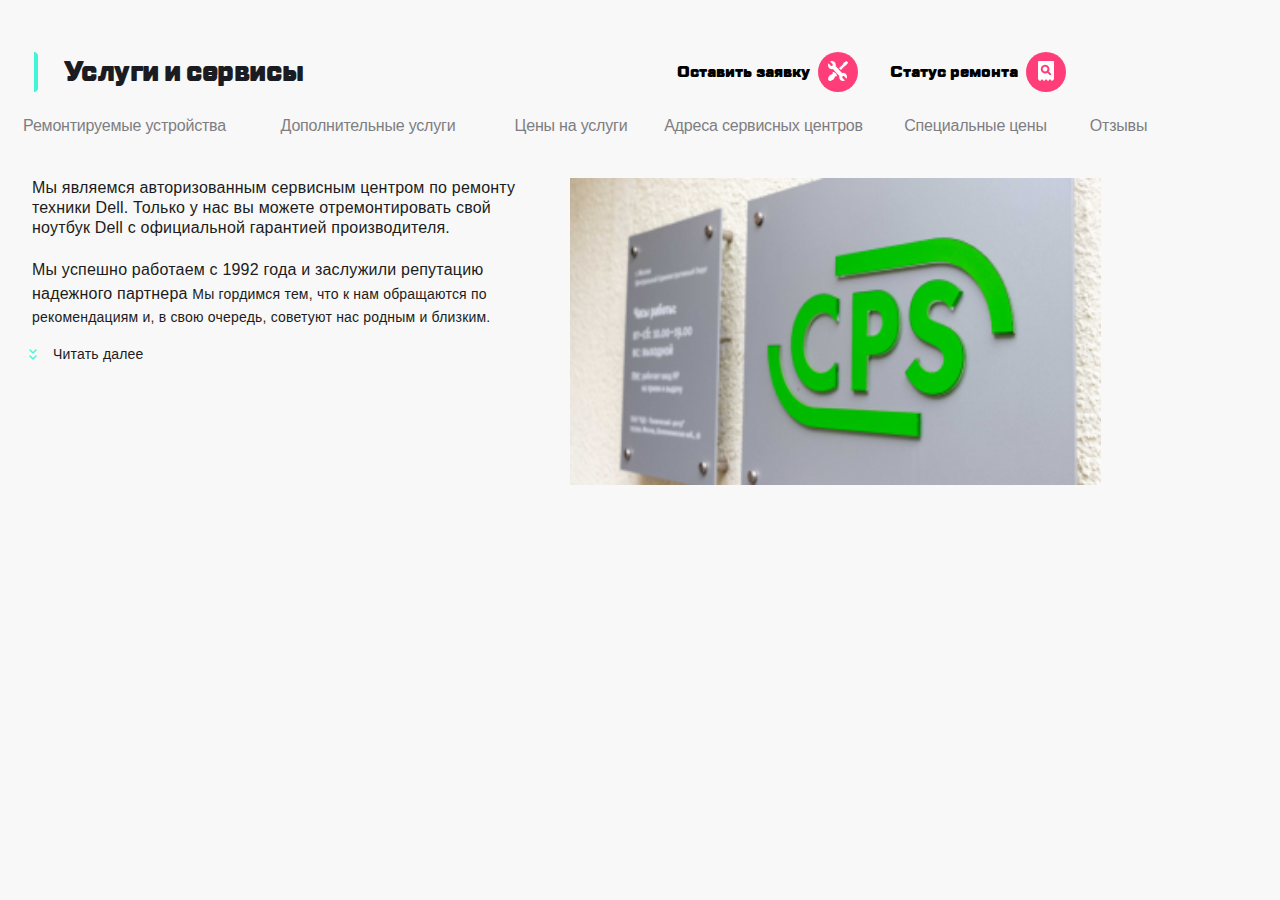
<file: block4.html>
<!DOCTYPE html>
<html lang="ru" xmlns="http://www.w3.org/1999/html">
<head>
    <meta charset="UTF-8">
    <meta name="viewport" content="width=device-width,initial-scale=1.0">
    <title>Услуги и сервисы</title>
    <link rel="stylesheet" href="block4.css">
</head>
<body>
<header class="header">
    <div class="container">
        <div class="menu">
            <button class="header__button">
                <a class="button__link__menu" href="#"><img src="img/icon1.png"></a>
            </button>
            </div>
        <div class="logo">
                <a class="logo-link" href="#">
                    <img src="img/Group.svg" alt="Логотип компании"></a>
            </div>
            <nav class="header__nav1">
                <button class="header__button"><a class="button__link" href="#"><img src="img/icon4.png"></a>
                </button>
                <button class="header__button"><a class="button__link" href="#"><img src="img/icon5.png"></a>
                </button>
                <button class="header__button"><a class="button__link" href="#"><img src="img/icon6.png"></a>
                </button>
            </nav>
                    <nav class="header__nav">
                        <div class="header__nav__button">
                <button class="header__button"><a class="button__link" href="#"><img src="img/Group.png"></a>
                </button>
                    <button class="header__button"><a class="button__link" href="#"><img src="img/icon.png"></a>
                    </button>
                        </div>
                    </nav>
            </div>


</header>

<main>
    <div class="container2">
    <h1 class="title">Услуги и сервисы</h1>
        <div class="container2__order">
        <div class="order">Оставить заявку</div>
        <button class="header__button"><a class="button__link" href="#"><img src="img/Group.png"></a>
        </button>
        <div class="order1">Статус ремонта</div>
        <button class="header__button"><a class="button__link" href="#"><img src="img/icon.png"></a>
        </button>
        </div>
    </div>
    <nav>
        <ul class="nav__list">
            <li class="nav__list__line">
               <button class="button1" >
                   <a class="button1__link" href="#">Ремонтируемые устройства</a>
               </button>
            </li>
            <li class="nav__list__line">
                <button class="button2" >
                    <a class="button2__link" href="#">Дополнительные услуги</a>
                </button>
            </li>
            <li class="nav__list__line">
                <button class="button3" >
                    <a class="button3__link" href="#">Цены на услуги</a>
                </button>
            </li>
            <li class="nav__list__line">
                <button class="button4" >
                    <a class="button4__link" href="#">Адреса сервисных центров</a>
                </button>
            </li>
            <li class="nav__list__line">
                <button class="button5" >
                    <a class="button5__link" href="#">Специальные цены</a>
                </button>
            </li>
            <li class="nav__list__line">
                <button class="button6" >
                    <a class="button6__link" href="#">Отзывы</a>
                </button>
            </li>
        </ul>
    </nav>
    <div class="container1">
    <div class="about">
   <p class="about1"> Мы являемся авторизованным сервисным центром по ремонту техники Dell.
    Только у нас вы можете отремонтировать свой ноутбук Dell с официальной гарантией производителя.</p>
        <p class="about2">
            Мы успешно работаем с 1992 года и заслужили репутацию надежного партнера
        </p>
        <p class="about3"> Мы гордимся тем, что к нам обращаются по рекомендациям и,
            в свою очередь, советуют нас родным и близким.
        </p>
        <div class="more">
            <img class="more__expand" src="img/expand.svg" alt="стрелка далее">
            <a class="more__link" href="#">Читать далее</a>
        </div>
    </div>
        <div class="picture">
<img class="picture__fon" src="img/Picture%20Copy.png" alt="">
    </div>
    </div>
</main>

</body>
</html>
</file>
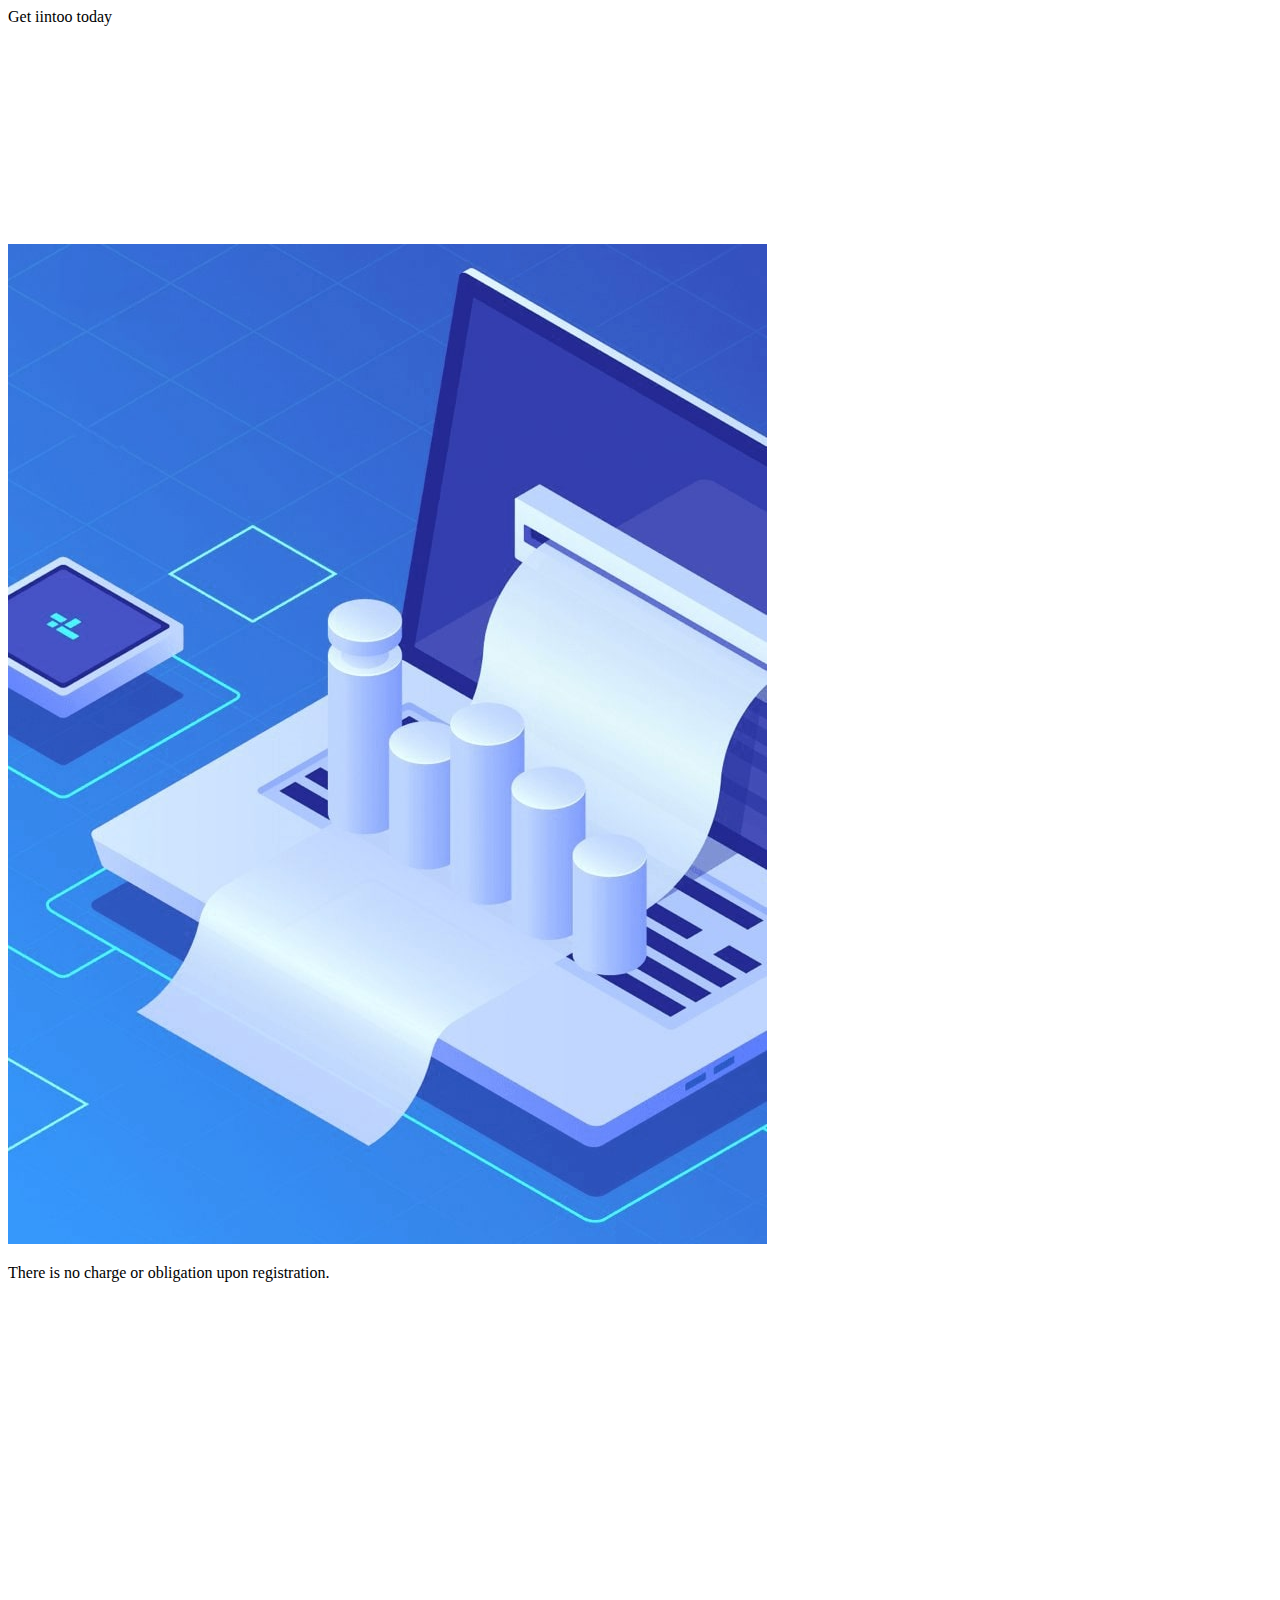
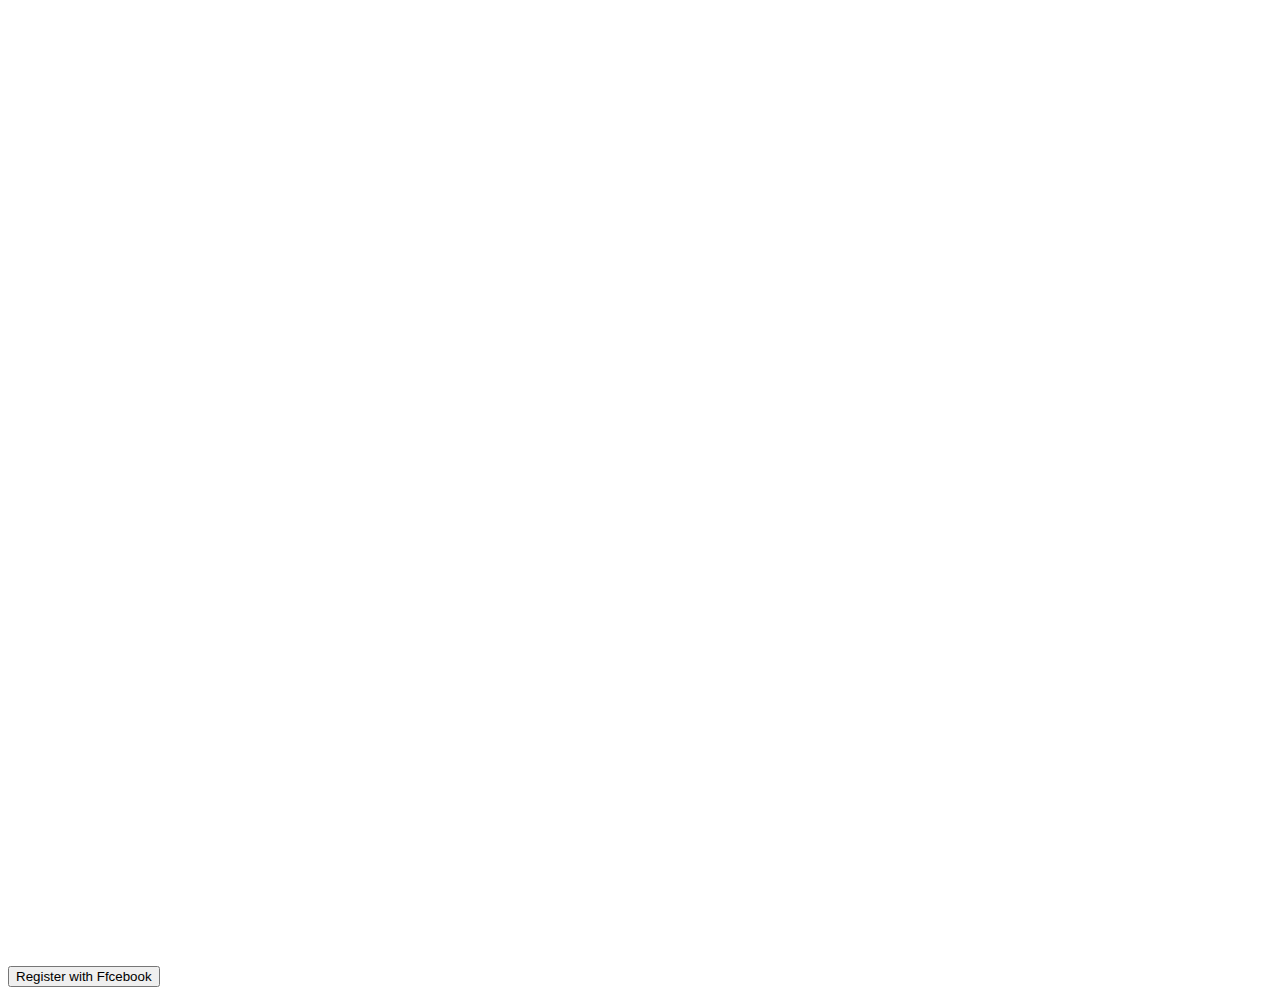
<file: task1.html>
<!DOCTYPE html>
<html lang="en">

<head>
    <meta charset="UTF-8">
    <meta http-equiv="X-UA-Compatible" content="IE=edge">
    <meta name="viewport" content="width=device-width, initial-scale=1.0">
    <title>Get iintoo today</title>
</head>

<body>
    <header>Get iintoo today</header>
    <img src="img/logo.svg">
    <img src="img/bg.jpg">
    <p>There is no charge or obligation upon registration.</p>
    <img src="img/facebook.svg"><button>Register with Ffcebook</button>
</body>

</html>
</file>
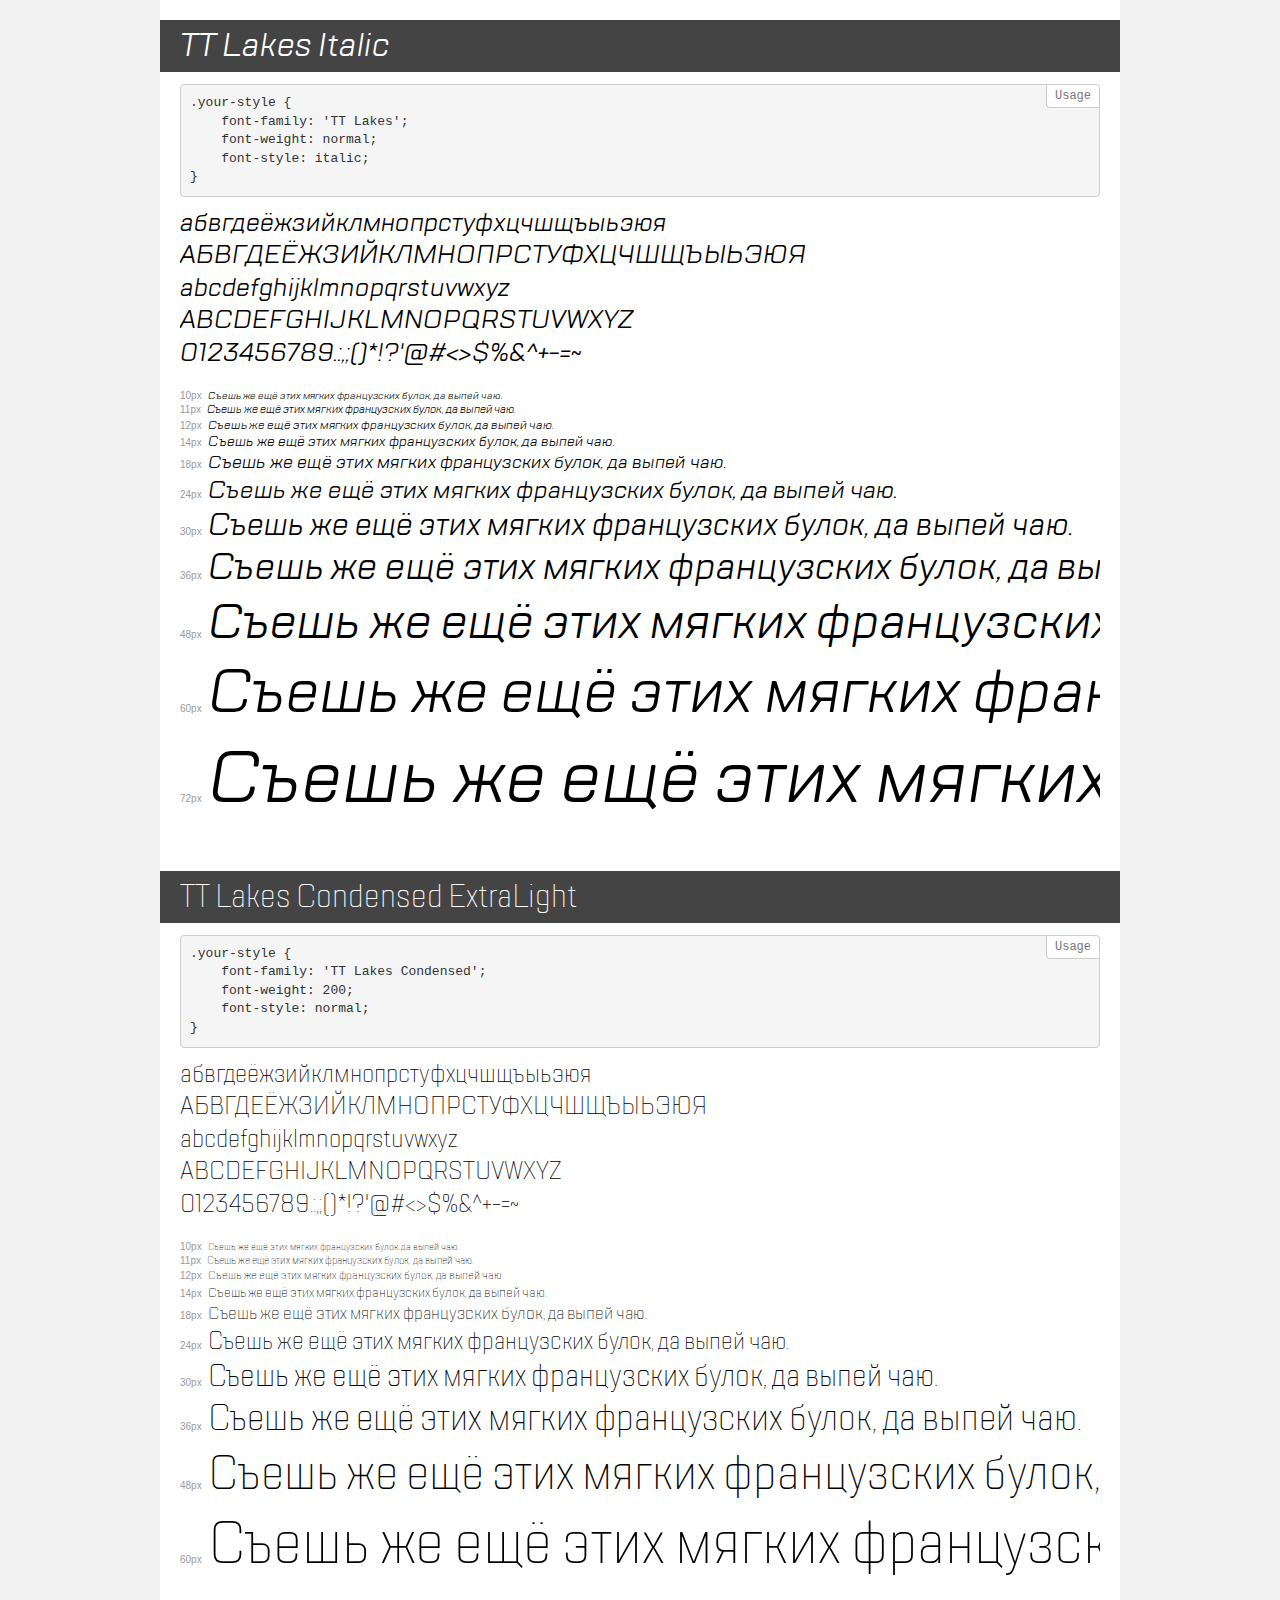
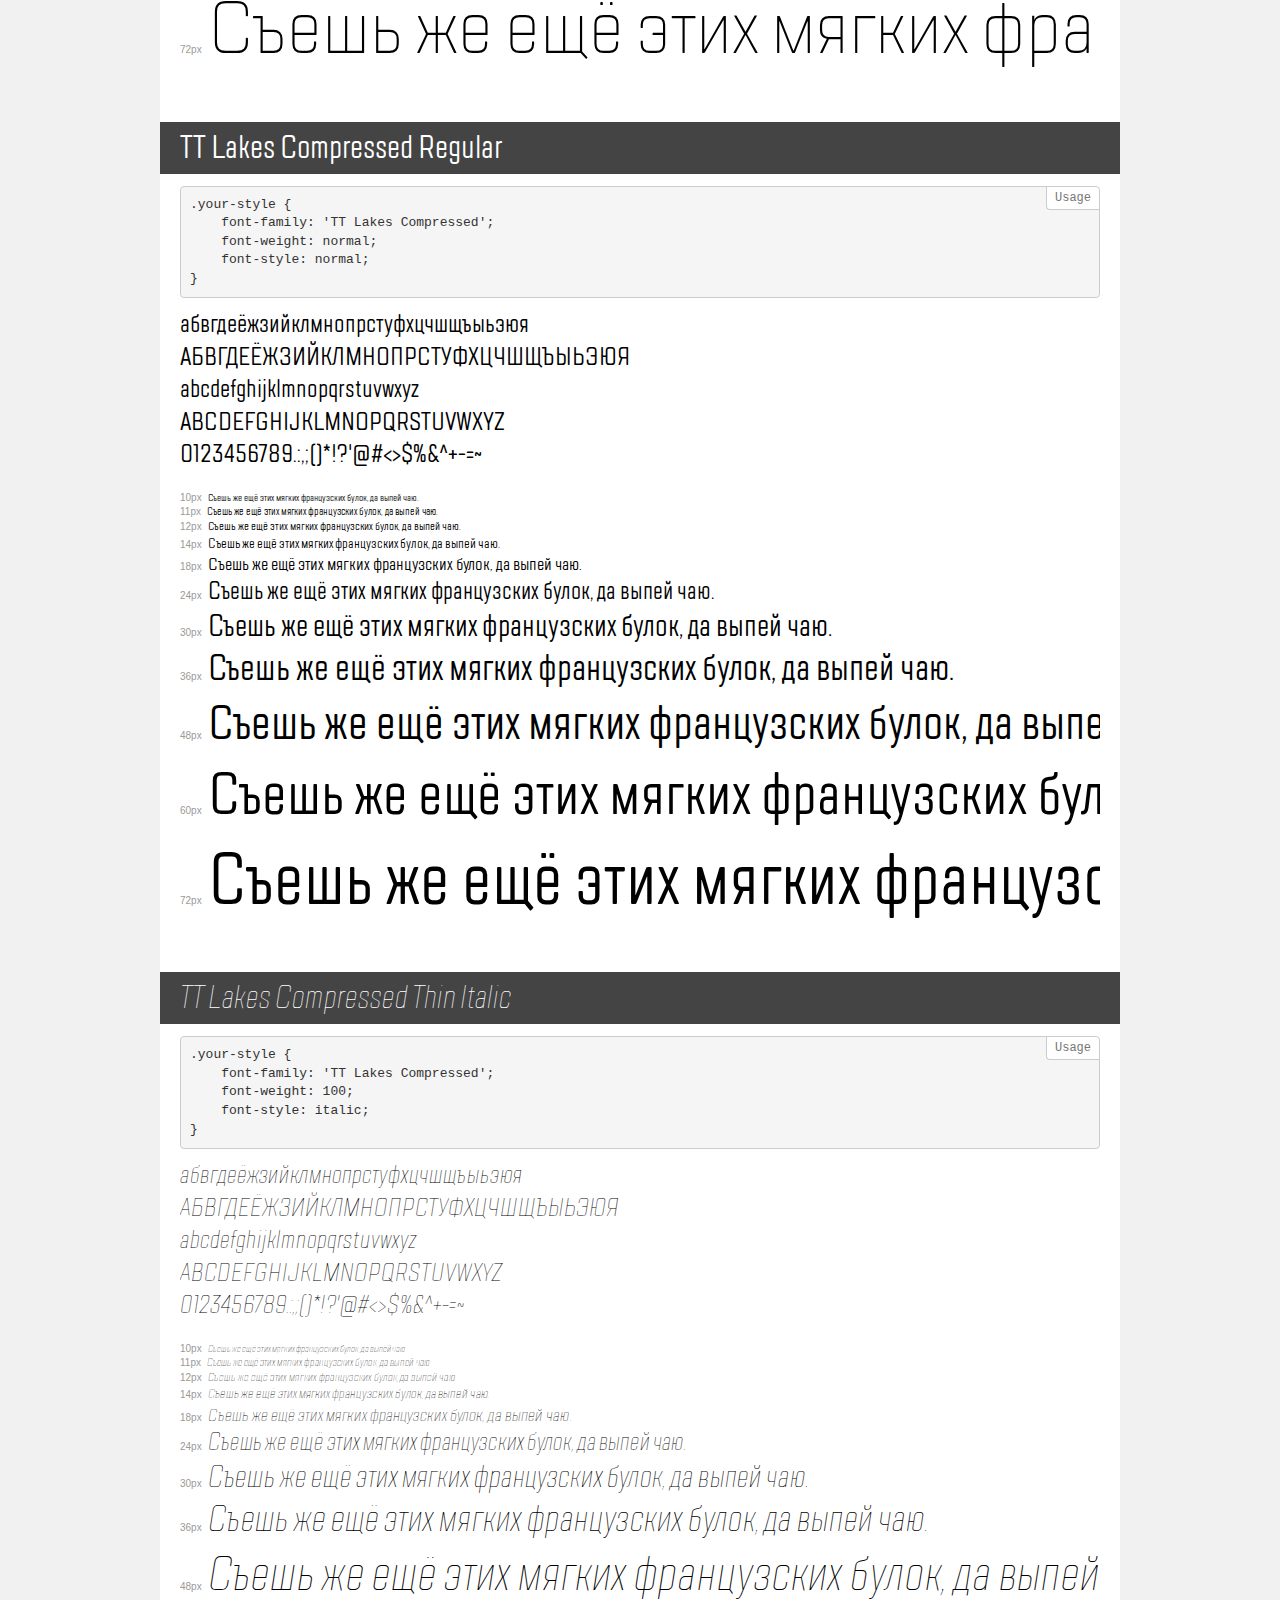
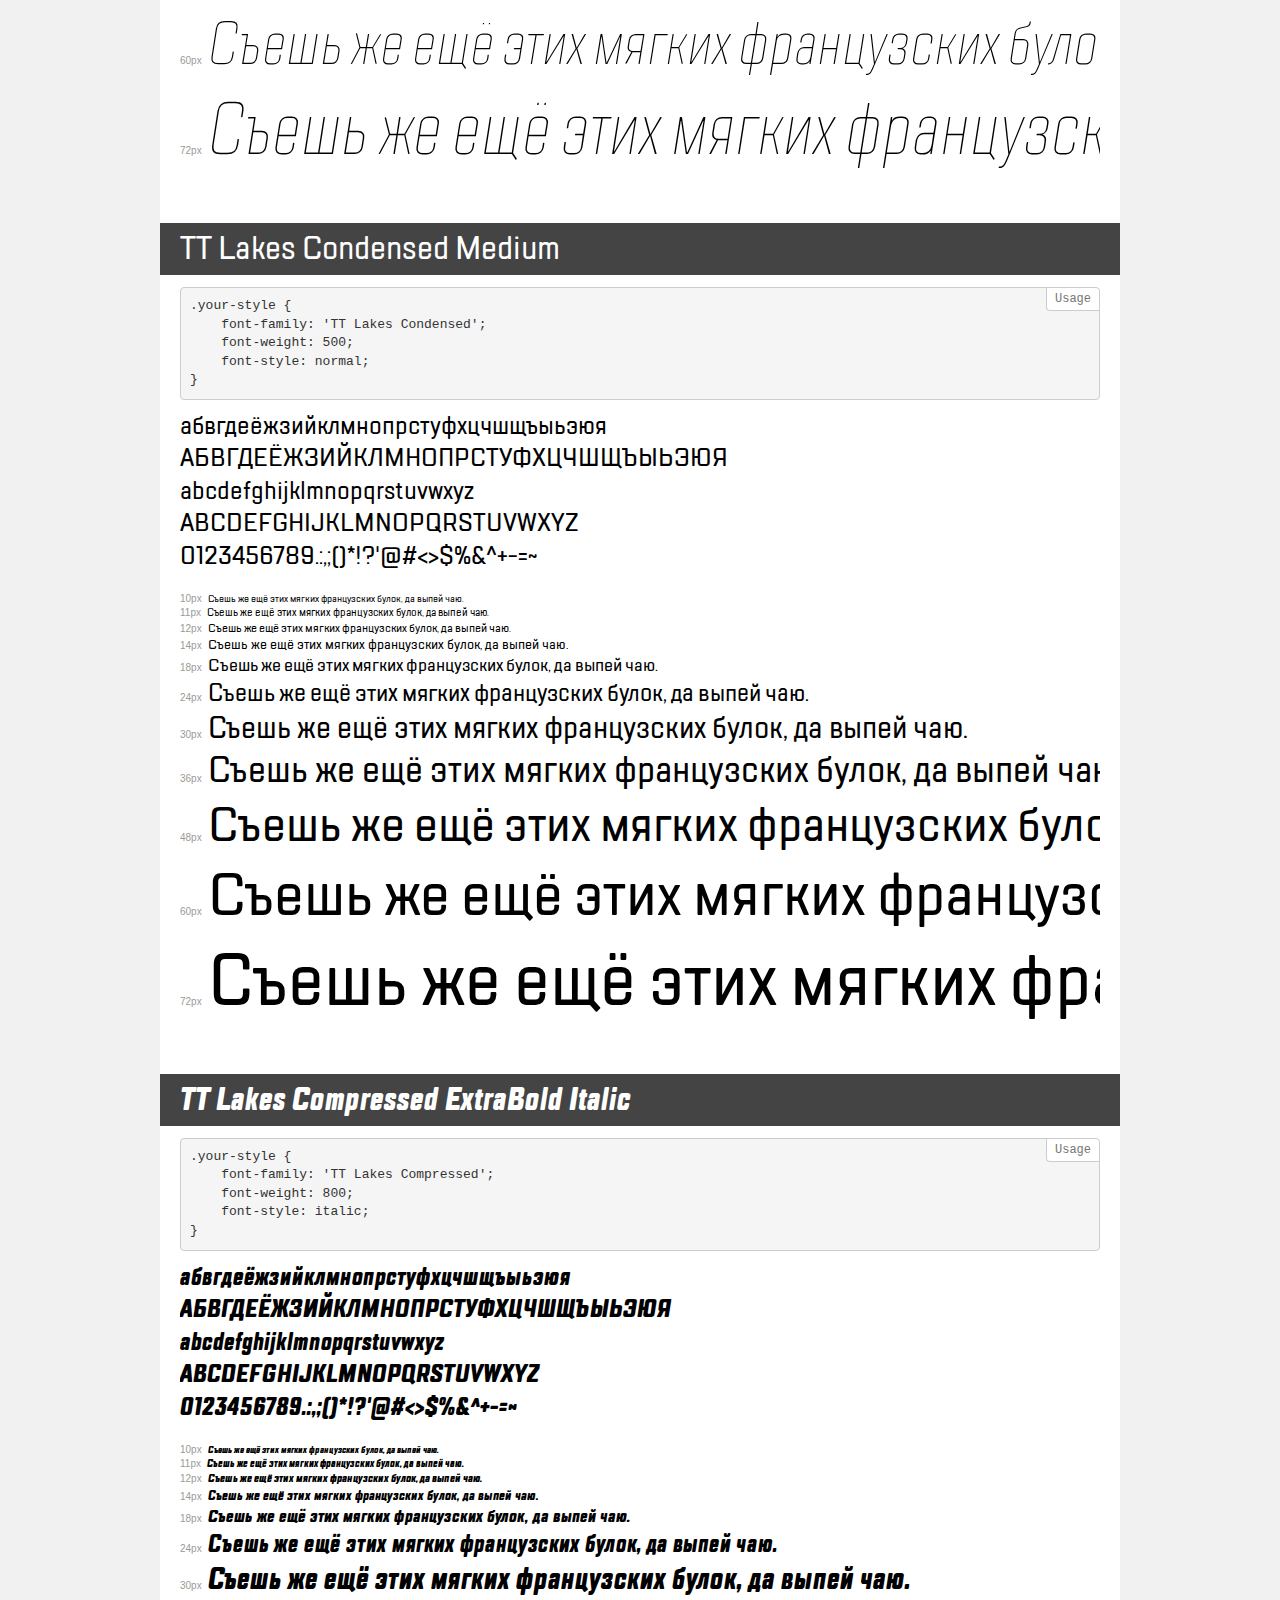
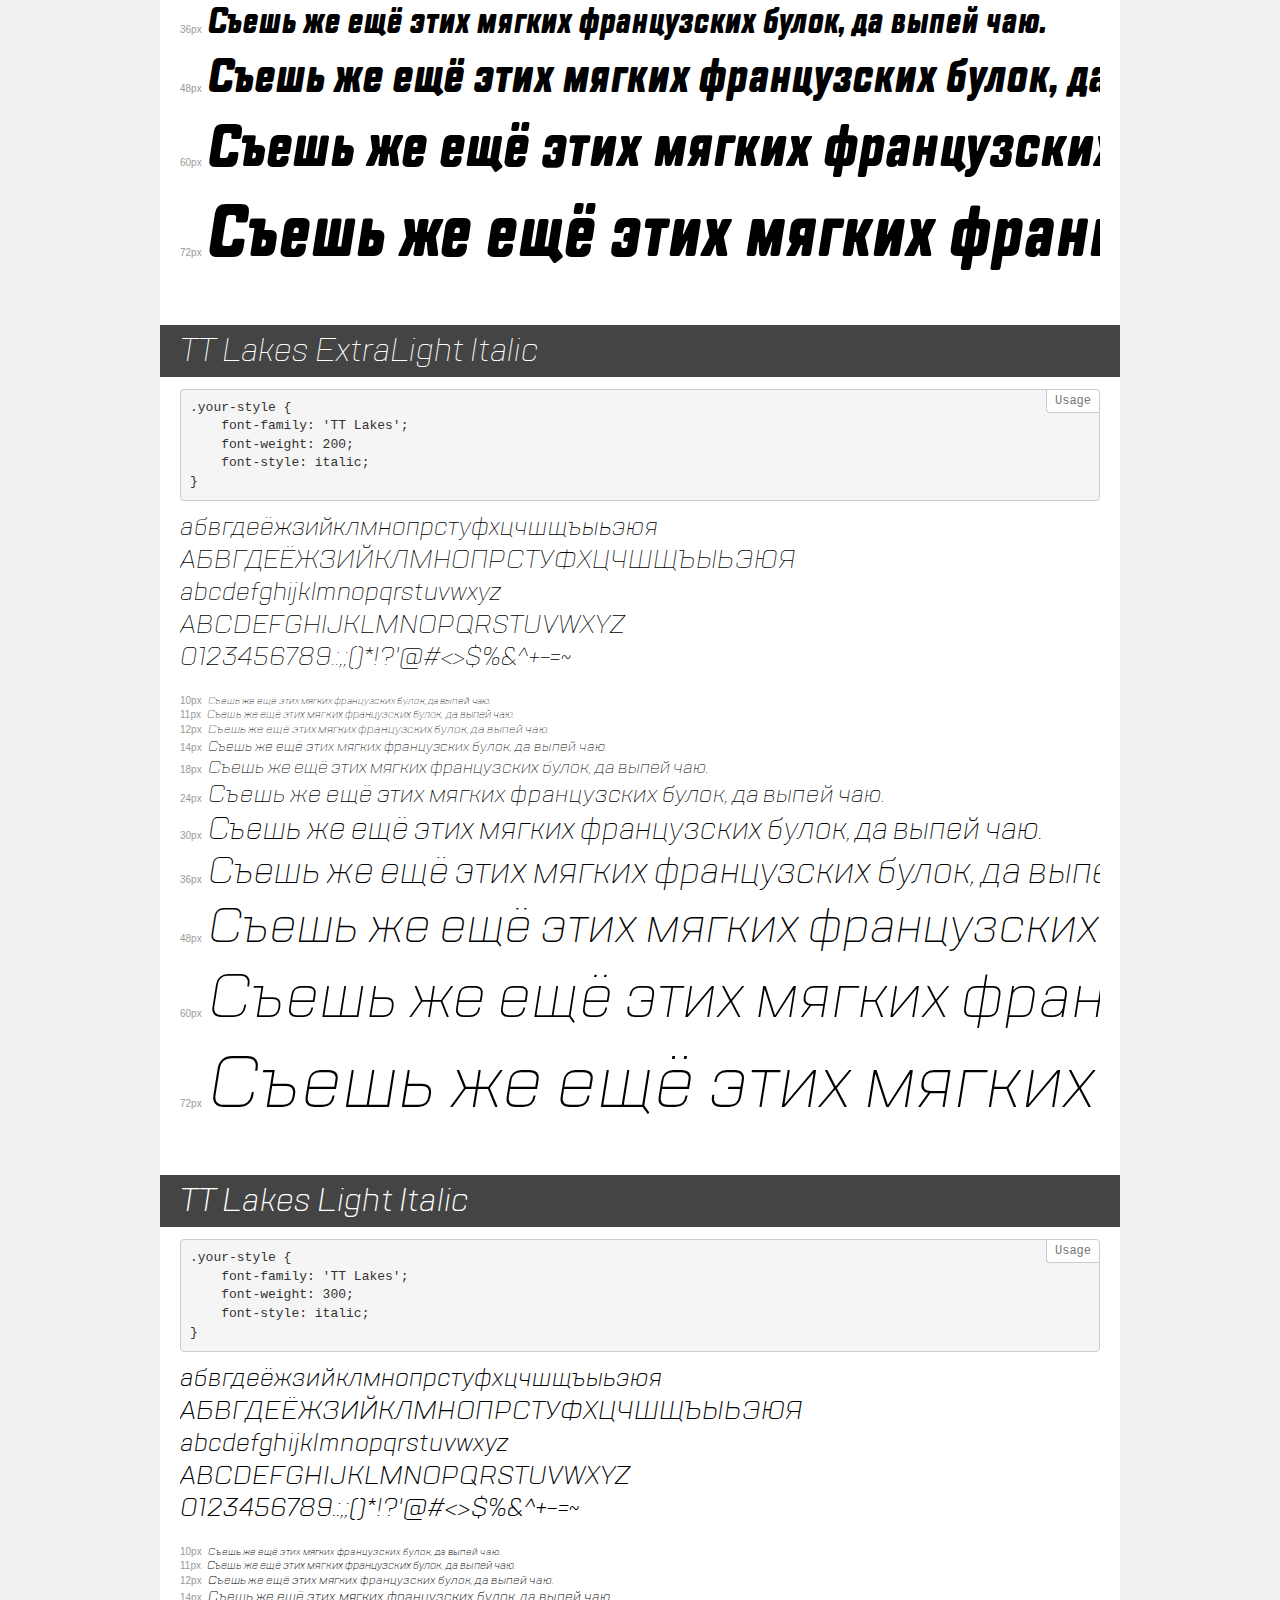
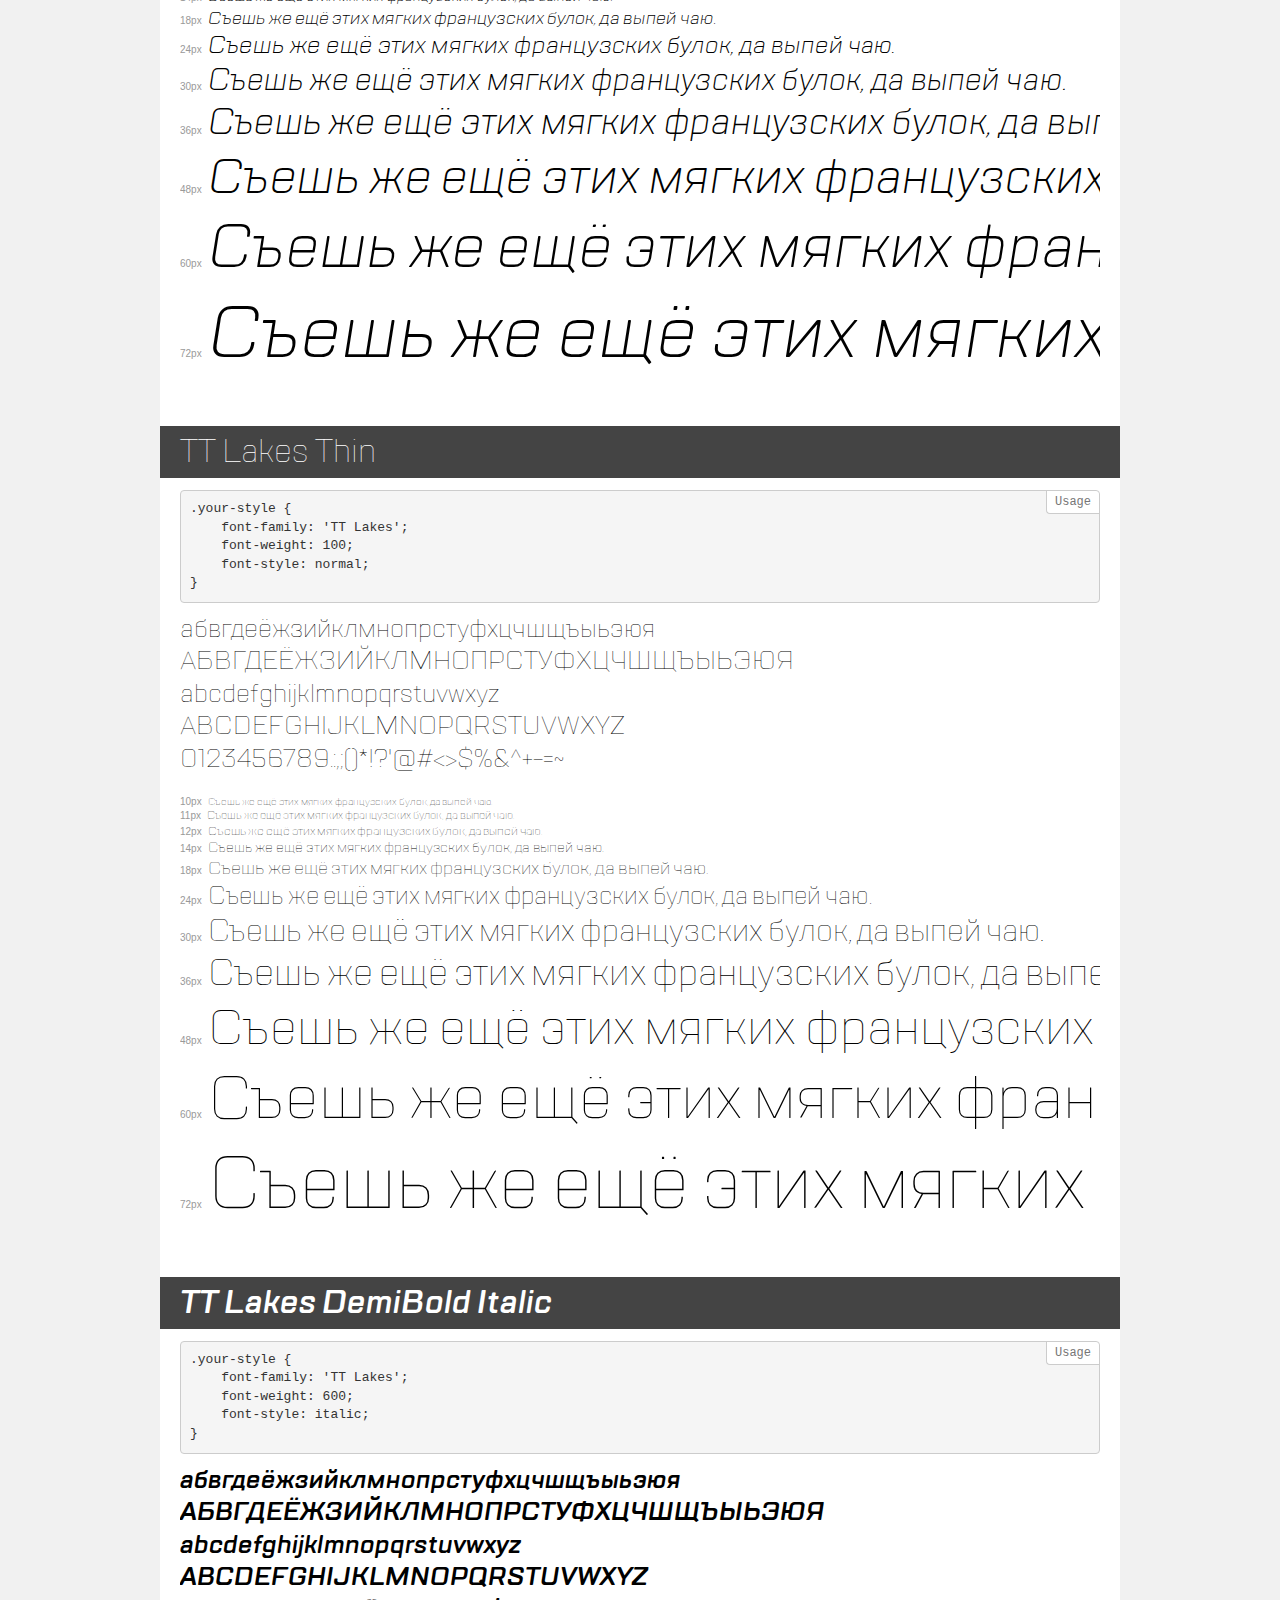
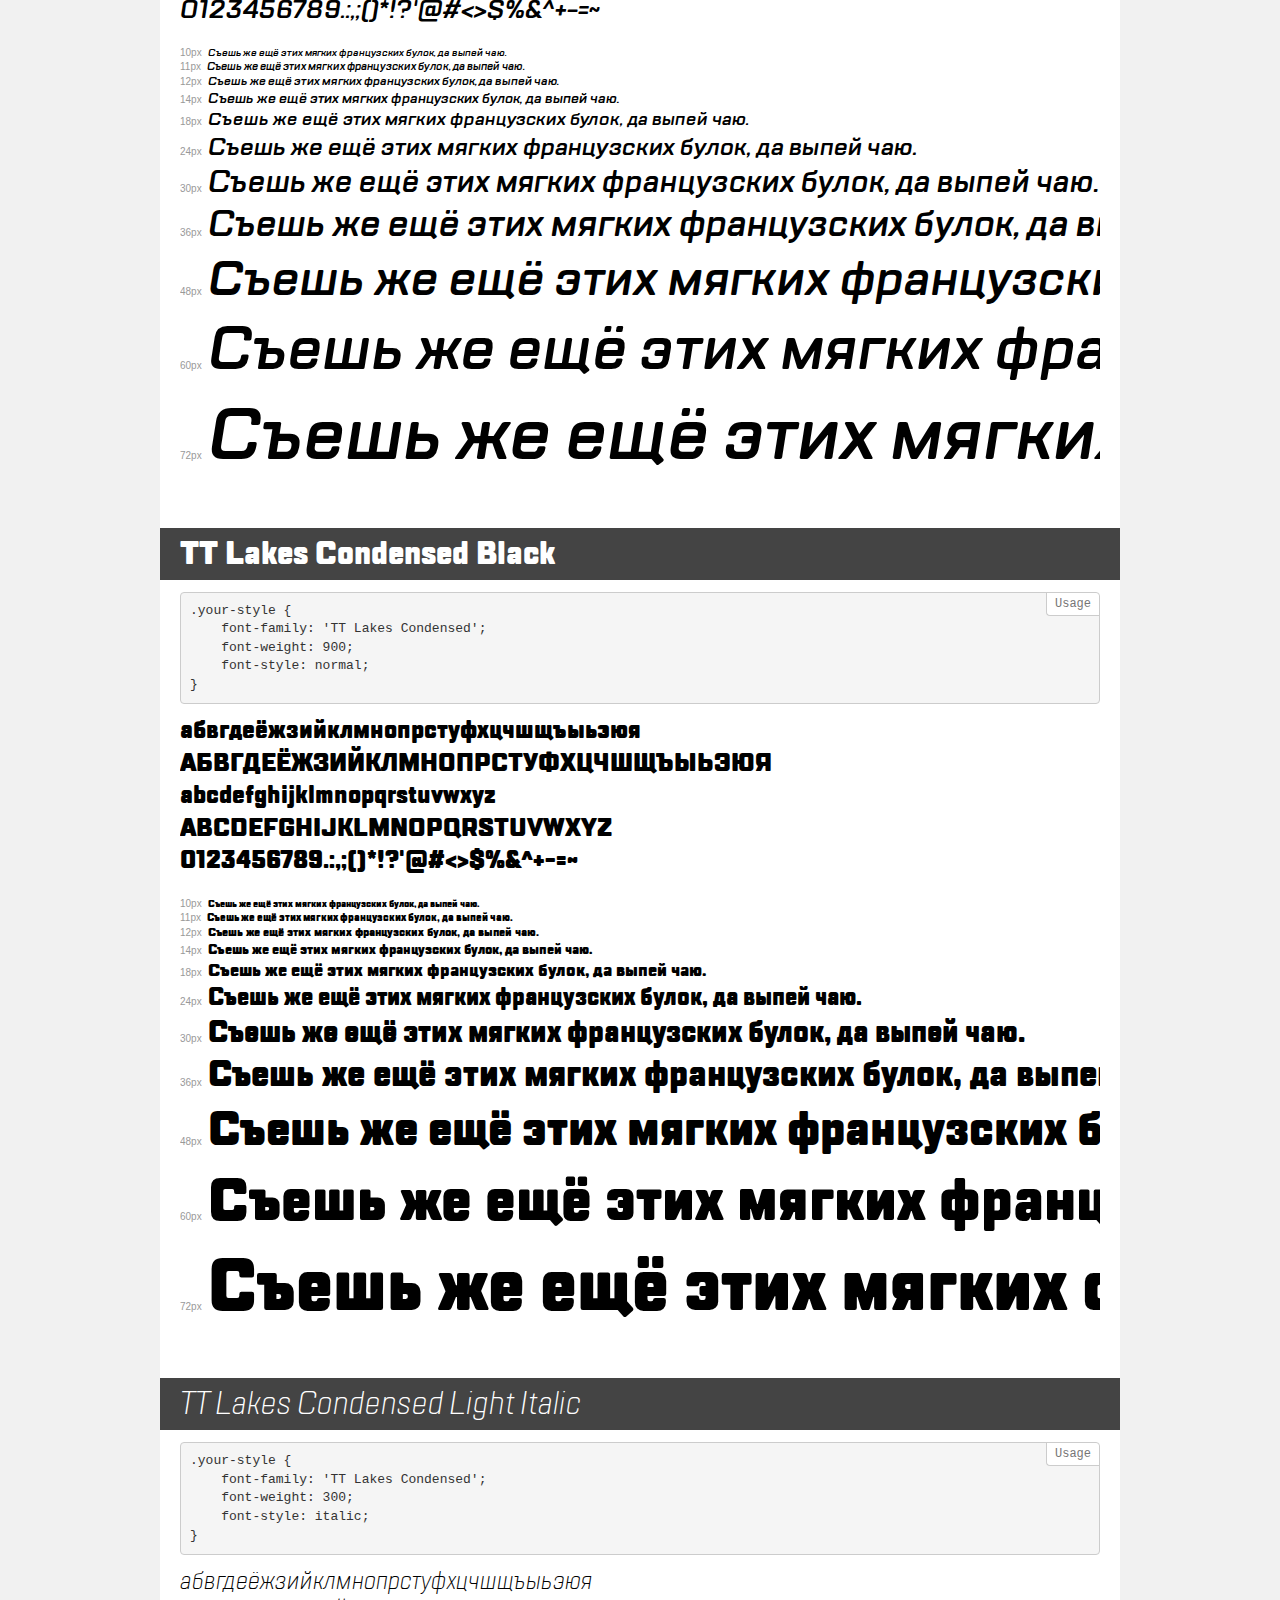
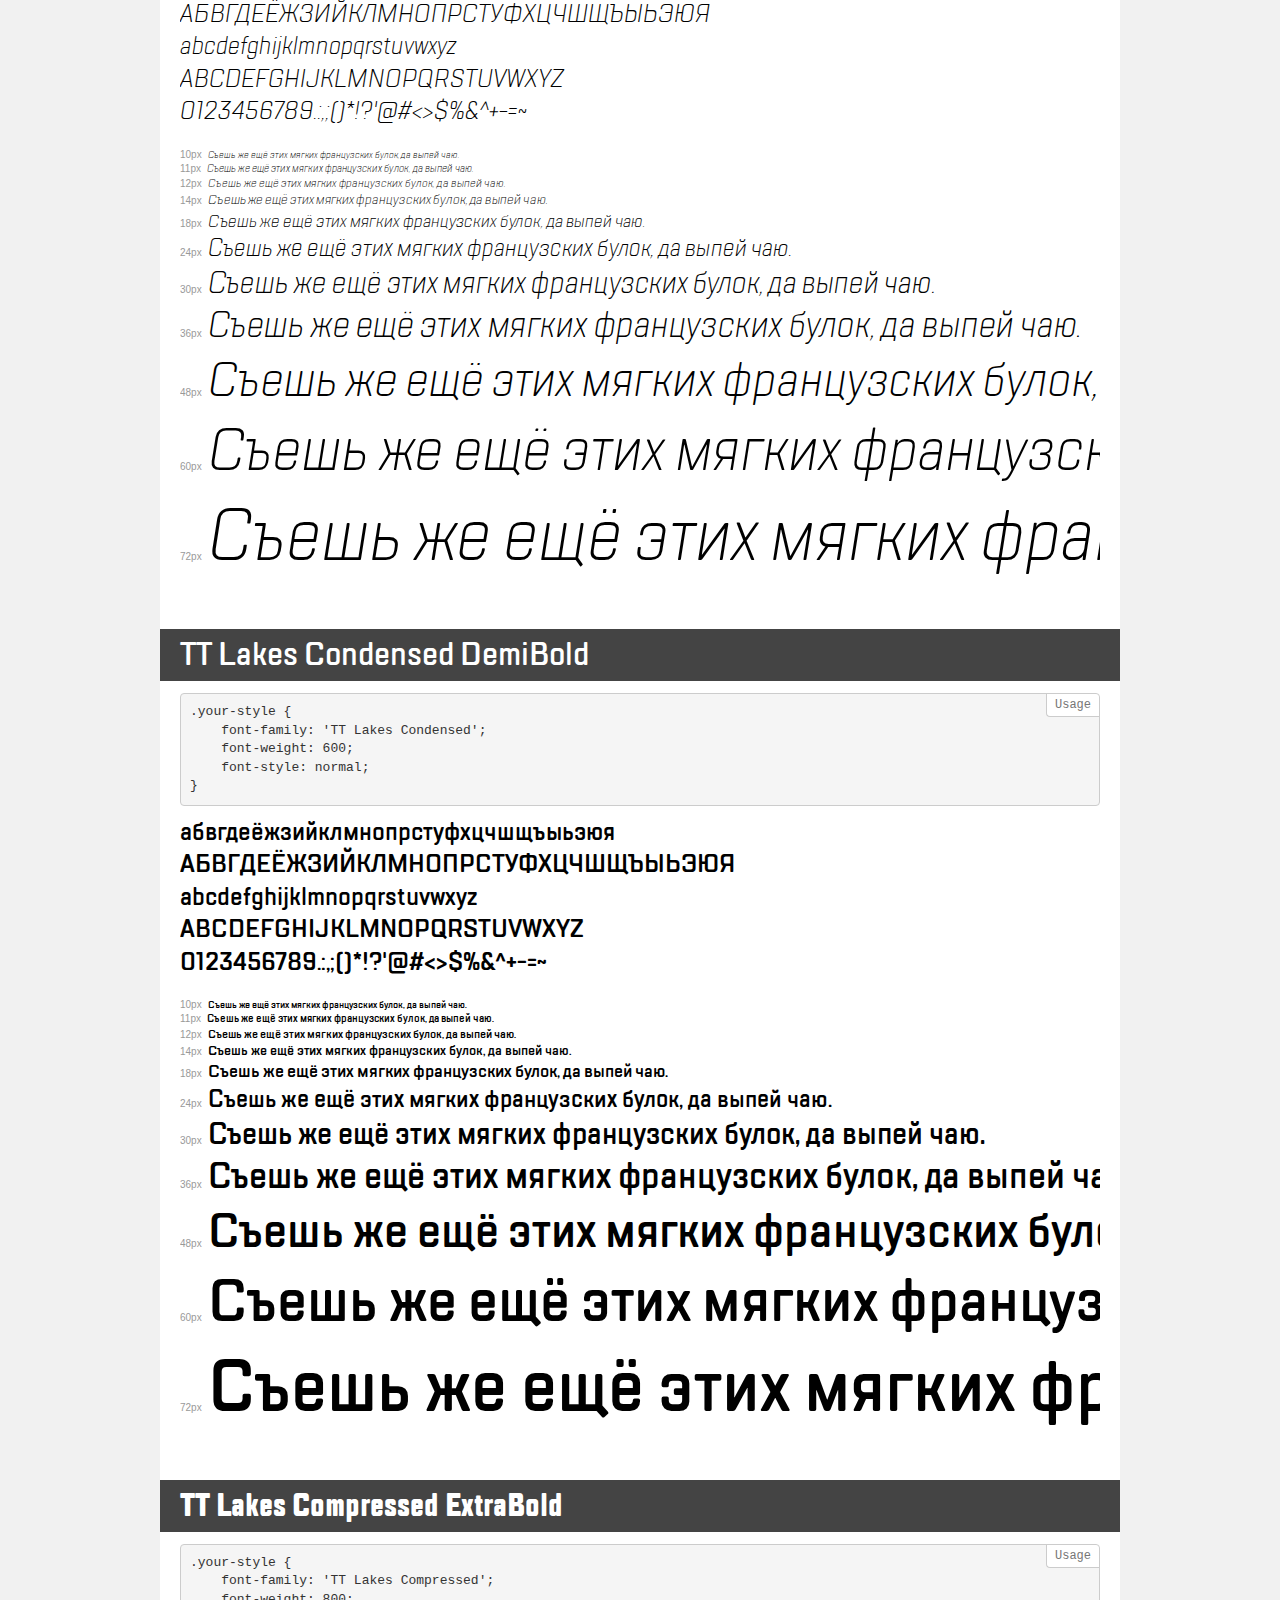
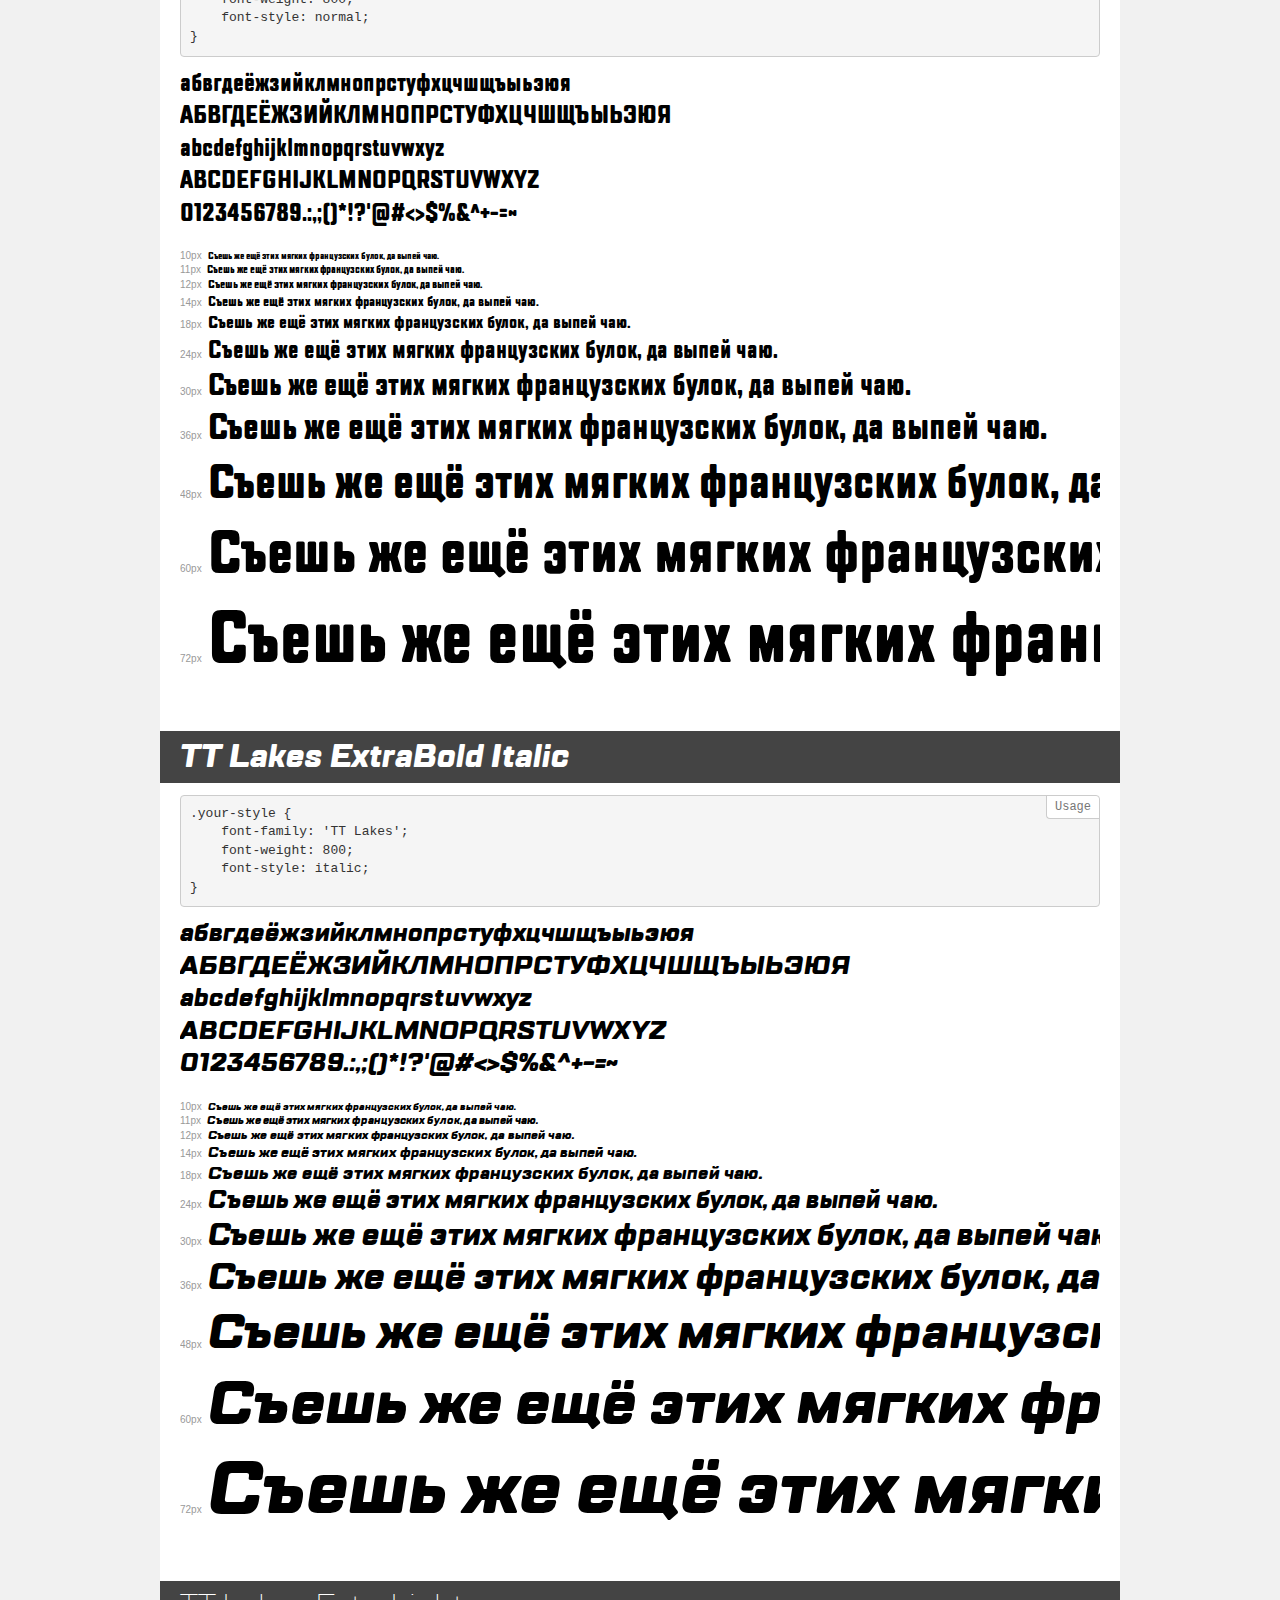
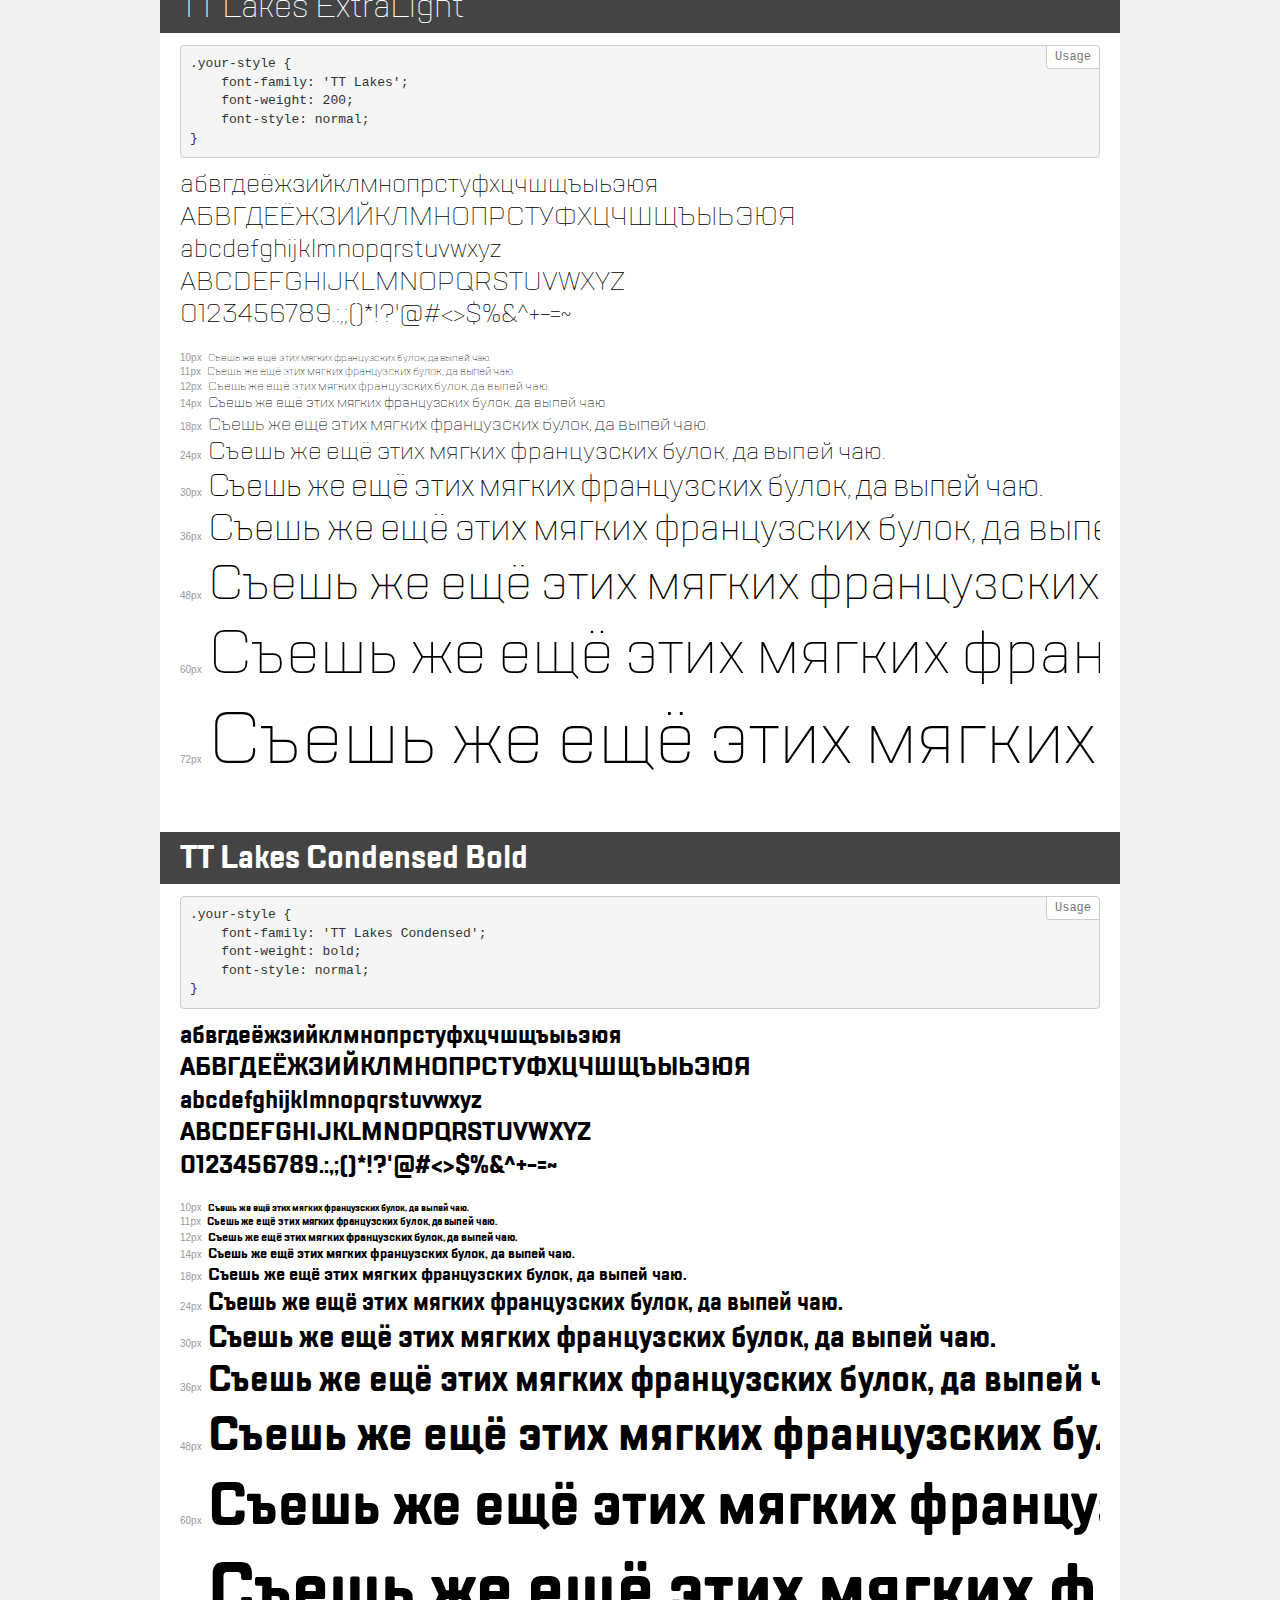
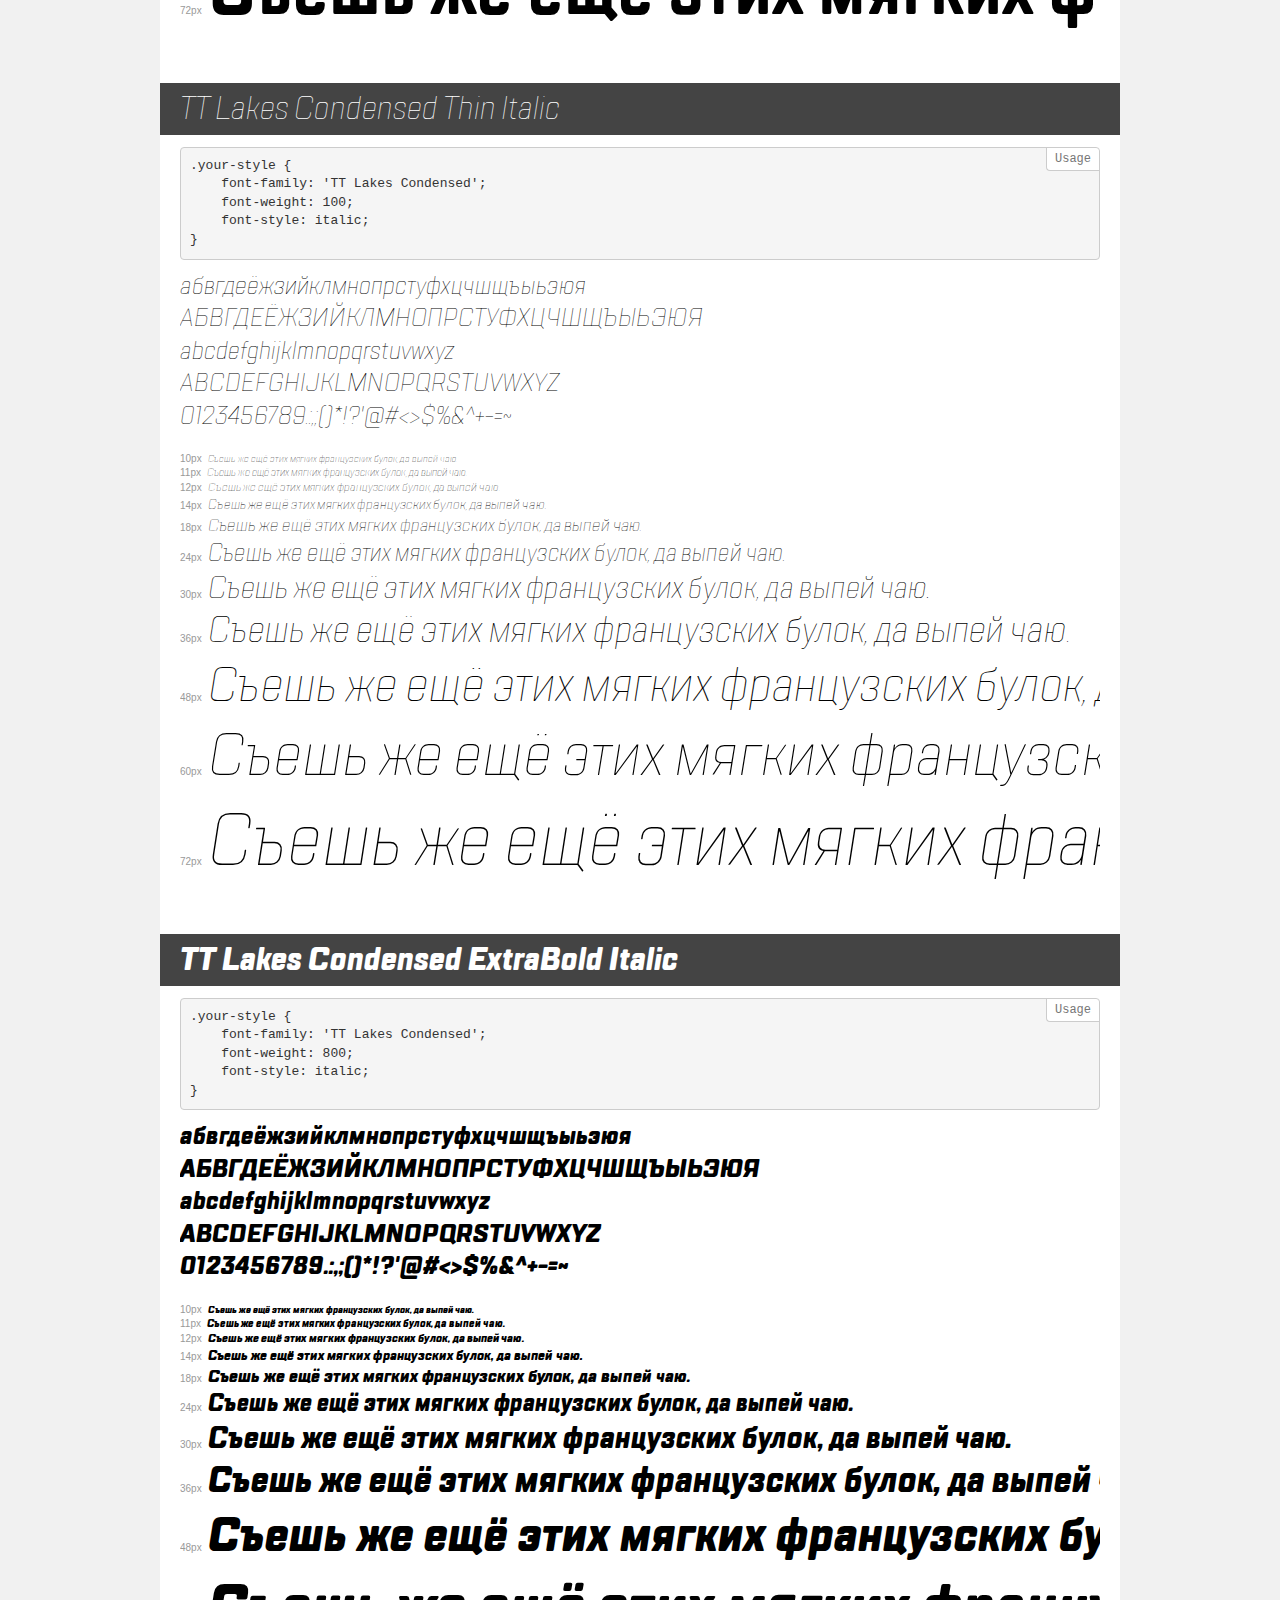
<file: fonts/demo.html>
<!DOCTYPE html>
<html>
<head>
    <meta charset="utf-8">
    <meta http-equiv="X-UA-Compatible" content="IE=edge">
    <meta name="viewport" content="width=device-width, initial-scale=1">
    <meta name="robots" content="noindex, noarchive">
    <meta name="format-detection" content="telephone=no">
    <title>Transfonter demo</title>
    <link href="stylesheet.css" rel="stylesheet">
    <style>
        /*
        http://meyerweb.com/eric/tools/css/reset/
        v2.0 | 20110126
        License: none (public domain)
        */
        html, body, div, span, applet, object, iframe,
        h1, h2, h3, h4, h5, h6, p, blockquote, pre,
        a, abbr, acronym, address, big, cite, code,
        del, dfn, em, img, ins, kbd, q, s, samp,
        small, strike, strong, sub, sup, tt, var,
        b, u, i, center,
        dl, dt, dd, ol, ul, li,
        fieldset, form, label, legend,
        table, caption, tbody, tfoot, thead, tr, th, td,
        article, aside, canvas, details, embed,
        figure, figcaption, footer, header, hgroup,
        menu, nav, output, ruby, section, summary,
        time, mark, audio, video {
            margin: 0;
            padding: 0;
            border: 0;
            font-size: 100%;
            font: inherit;
            vertical-align: baseline;
        }
        /* HTML5 display-role reset for older browsers */
        article, aside, details, figcaption, figure,
        footer, header, hgroup, menu, nav, section {
            display: block;
        }
        body {
            line-height: 1;
        }
        ol, ul {
            list-style: none;
        }
        blockquote, q {
            quotes: none;
        }
        blockquote:before, blockquote:after,
        q:before, q:after {
            content: '';
            content: none;
        }
        table {
            border-collapse: collapse;
            border-spacing: 0;
        }
        /* common styles */
        body {
            background: #f1f1f1;
            color: #000;
        }
        .page {
            background: #fff;
            width: 920px;
            margin: 0 auto;
            padding: 20px 20px 0 20px;
            overflow: hidden;
        }
        .font-container {
            overflow-x: auto;
            overflow-y: hidden;
            margin-bottom: 40px;
            line-height: 1.3;
            white-space: nowrap;
            padding-bottom: 5px;
        }
        h1 {
            position: relative;
            background: #444;
            font-size: 32px;
            color: #fff;
            padding: 10px 20px;
            margin: 0 -20px 12px -20px;
        }
        .letters {
            font-size: 25px;
            margin-bottom: 20px;
        }
        .s10:before {
            content: '10px';
        }
        .s11:before {
            content: '11px';
        }
        .s12:before {
            content: '12px';
        }
        .s14:before {
            content: '14px';
        }
        .s18:before {
            content: '18px';
        }
        .s24:before {
            content: '24px';
        }
        .s30:before {
            content: '30px';
        }
        .s36:before {
            content: '36px';
        }
        .s48:before {
            content: '48px';
        }
        .s60:before {
            content: '60px';
        }
        .s72:before {
            content: '72px';
        }
        .s10:before, .s11:before, .s12:before, .s14:before,
        .s18:before, .s24:before, .s30:before, .s36:before,
        .s48:before, .s60:before, .s72:before {
            font-family: Arial, sans-serif;
            font-size: 10px;
            font-weight: normal;
            font-style: normal;
            color: #999;
            padding-right: 6px;
        }
        pre {
            display: block;
            position: relative;
            padding: 9px;
            margin: 0 0 10px;
            font-family: Monaco, Menlo, Consolas, "Courier New", monospace !important;
            font-size: 13px;
            line-height: 1.428571429;
            color: #333;
            font-weight: normal !important;
            font-style: normal !important;
            background-color: #f5f5f5;
            border: 1px solid #ccc;
            overflow-x: auto;
            border-radius: 4px;
        }
        pre:after {
            display: block;
            position: absolute;
            right: 0;
            top: 0;
            content: 'Usage';
            line-height: 1;
            padding: 5px 8px;
            font-size: 12px;
            color: #767676;
            background-color: #fff;
            border: 1px solid #ccc;
            border-right: none;
            border-top: none;
            border-radius: 0 4px 0 4px;
            z-index: 10;
        }
        /* responsive */
        @media (max-width: 959px) {
            .page {
                width: auto;
                margin: 0;
            }
        }
    </style>
</head>
<body>
<div class="page">
    <div class="demo" style="font-family: 'TT Lakes'; font-weight: normal; font-style: italic;">
        <h1>TT Lakes Italic</h1>
        <pre>.your-style {
    font-family: 'TT Lakes';
    font-weight: normal;
    font-style: italic;
}</pre>
        <div class="font-container">
            <p class="letters">
                абвгдеёжзийклмнопрстуфхцчшщъыьэюя<br>
АБВГДЕЁЖЗИЙКЛМНОПРСТУФХЦЧШЩЪЫЬЭЮЯ<br>
abcdefghijklmnopqrstuvwxyz<br>
ABCDEFGHIJKLMNOPQRSTUVWXYZ<br>
                0123456789.:,;()*!?'@#<>$%&^+-=~
            </p>
            <p class="s10" style="font-size: 10px;">Съешь же ещё этих мягких французских булок, да выпей чаю.</p>
            <p class="s11" style="font-size: 11px;">Съешь же ещё этих мягких французских булок, да выпей чаю.</p>
            <p class="s12" style="font-size: 12px;">Съешь же ещё этих мягких французских булок, да выпей чаю.</p>
            <p class="s14" style="font-size: 14px;">Съешь же ещё этих мягких французских булок, да выпей чаю.</p>
            <p class="s18" style="font-size: 18px;">Съешь же ещё этих мягких французских булок, да выпей чаю.</p>
            <p class="s24" style="font-size: 24px;">Съешь же ещё этих мягких французских булок, да выпей чаю.</p>
            <p class="s30" style="font-size: 30px;">Съешь же ещё этих мягких французских булок, да выпей чаю.</p>
            <p class="s36" style="font-size: 36px;">Съешь же ещё этих мягких французских булок, да выпей чаю.</p>
            <p class="s48" style="font-size: 48px;">Съешь же ещё этих мягких французских булок, да выпей чаю.</p>
            <p class="s60" style="font-size: 60px;">Съешь же ещё этих мягких французских булок, да выпей чаю.</p>
            <p class="s72" style="font-size: 72px;">Съешь же ещё этих мягких французских булок, да выпей чаю.</p>
        </div>
    </div>
    <div class="demo" style="font-family: 'TT Lakes Condensed'; font-weight: 200; font-style: normal;">
        <h1>TT Lakes Condensed ExtraLight</h1>
        <pre>.your-style {
    font-family: 'TT Lakes Condensed';
    font-weight: 200;
    font-style: normal;
}</pre>
        <div class="font-container">
            <p class="letters">
                абвгдеёжзийклмнопрстуфхцчшщъыьэюя<br>
АБВГДЕЁЖЗИЙКЛМНОПРСТУФХЦЧШЩЪЫЬЭЮЯ<br>
abcdefghijklmnopqrstuvwxyz<br>
ABCDEFGHIJKLMNOPQRSTUVWXYZ<br>
                0123456789.:,;()*!?'@#<>$%&^+-=~
            </p>
            <p class="s10" style="font-size: 10px;">Съешь же ещё этих мягких французских булок, да выпей чаю.</p>
            <p class="s11" style="font-size: 11px;">Съешь же ещё этих мягких французских булок, да выпей чаю.</p>
            <p class="s12" style="font-size: 12px;">Съешь же ещё этих мягких французских булок, да выпей чаю.</p>
            <p class="s14" style="font-size: 14px;">Съешь же ещё этих мягких французских булок, да выпей чаю.</p>
            <p class="s18" style="font-size: 18px;">Съешь же ещё этих мягких французских булок, да выпей чаю.</p>
            <p class="s24" style="font-size: 24px;">Съешь же ещё этих мягких французских булок, да выпей чаю.</p>
            <p class="s30" style="font-size: 30px;">Съешь же ещё этих мягких французских булок, да выпей чаю.</p>
            <p class="s36" style="font-size: 36px;">Съешь же ещё этих мягких французских булок, да выпей чаю.</p>
            <p class="s48" style="font-size: 48px;">Съешь же ещё этих мягких французских булок, да выпей чаю.</p>
            <p class="s60" style="font-size: 60px;">Съешь же ещё этих мягких французских булок, да выпей чаю.</p>
            <p class="s72" style="font-size: 72px;">Съешь же ещё этих мягких французских булок, да выпей чаю.</p>
        </div>
    </div>
    <div class="demo" style="font-family: 'TT Lakes Compressed'; font-weight: normal; font-style: normal;">
        <h1>TT Lakes Compressed Regular</h1>
        <pre>.your-style {
    font-family: 'TT Lakes Compressed';
    font-weight: normal;
    font-style: normal;
}</pre>
        <div class="font-container">
            <p class="letters">
                абвгдеёжзийклмнопрстуфхцчшщъыьэюя<br>
АБВГДЕЁЖЗИЙКЛМНОПРСТУФХЦЧШЩЪЫЬЭЮЯ<br>
abcdefghijklmnopqrstuvwxyz<br>
ABCDEFGHIJKLMNOPQRSTUVWXYZ<br>
                0123456789.:,;()*!?'@#<>$%&^+-=~
            </p>
            <p class="s10" style="font-size: 10px;">Съешь же ещё этих мягких французских булок, да выпей чаю.</p>
            <p class="s11" style="font-size: 11px;">Съешь же ещё этих мягких французских булок, да выпей чаю.</p>
            <p class="s12" style="font-size: 12px;">Съешь же ещё этих мягких французских булок, да выпей чаю.</p>
            <p class="s14" style="font-size: 14px;">Съешь же ещё этих мягких французских булок, да выпей чаю.</p>
            <p class="s18" style="font-size: 18px;">Съешь же ещё этих мягких французских булок, да выпей чаю.</p>
            <p class="s24" style="font-size: 24px;">Съешь же ещё этих мягких французских булок, да выпей чаю.</p>
            <p class="s30" style="font-size: 30px;">Съешь же ещё этих мягких французских булок, да выпей чаю.</p>
            <p class="s36" style="font-size: 36px;">Съешь же ещё этих мягких французских булок, да выпей чаю.</p>
            <p class="s48" style="font-size: 48px;">Съешь же ещё этих мягких французских булок, да выпей чаю.</p>
            <p class="s60" style="font-size: 60px;">Съешь же ещё этих мягких французских булок, да выпей чаю.</p>
            <p class="s72" style="font-size: 72px;">Съешь же ещё этих мягких французских булок, да выпей чаю.</p>
        </div>
    </div>
    <div class="demo" style="font-family: 'TT Lakes Compressed'; font-weight: 100; font-style: italic;">
        <h1>TT Lakes Compressed Thin Italic</h1>
        <pre>.your-style {
    font-family: 'TT Lakes Compressed';
    font-weight: 100;
    font-style: italic;
}</pre>
        <div class="font-container">
            <p class="letters">
                абвгдеёжзийклмнопрстуфхцчшщъыьэюя<br>
АБВГДЕЁЖЗИЙКЛМНОПРСТУФХЦЧШЩЪЫЬЭЮЯ<br>
abcdefghijklmnopqrstuvwxyz<br>
ABCDEFGHIJKLMNOPQRSTUVWXYZ<br>
                0123456789.:,;()*!?'@#<>$%&^+-=~
            </p>
            <p class="s10" style="font-size: 10px;">Съешь же ещё этих мягких французских булок, да выпей чаю.</p>
            <p class="s11" style="font-size: 11px;">Съешь же ещё этих мягких французских булок, да выпей чаю.</p>
            <p class="s12" style="font-size: 12px;">Съешь же ещё этих мягких французских булок, да выпей чаю.</p>
            <p class="s14" style="font-size: 14px;">Съешь же ещё этих мягких французских булок, да выпей чаю.</p>
            <p class="s18" style="font-size: 18px;">Съешь же ещё этих мягких французских булок, да выпей чаю.</p>
            <p class="s24" style="font-size: 24px;">Съешь же ещё этих мягких французских булок, да выпей чаю.</p>
            <p class="s30" style="font-size: 30px;">Съешь же ещё этих мягких французских булок, да выпей чаю.</p>
            <p class="s36" style="font-size: 36px;">Съешь же ещё этих мягких французских булок, да выпей чаю.</p>
            <p class="s48" style="font-size: 48px;">Съешь же ещё этих мягких французских булок, да выпей чаю.</p>
            <p class="s60" style="font-size: 60px;">Съешь же ещё этих мягких французских булок, да выпей чаю.</p>
            <p class="s72" style="font-size: 72px;">Съешь же ещё этих мягких французских булок, да выпей чаю.</p>
        </div>
    </div>
    <div class="demo" style="font-family: 'TT Lakes Condensed'; font-weight: 500; font-style: normal;">
        <h1>TT Lakes Condensed Medium</h1>
        <pre>.your-style {
    font-family: 'TT Lakes Condensed';
    font-weight: 500;
    font-style: normal;
}</pre>
        <div class="font-container">
            <p class="letters">
                абвгдеёжзийклмнопрстуфхцчшщъыьэюя<br>
АБВГДЕЁЖЗИЙКЛМНОПРСТУФХЦЧШЩЪЫЬЭЮЯ<br>
abcdefghijklmnopqrstuvwxyz<br>
ABCDEFGHIJKLMNOPQRSTUVWXYZ<br>
                0123456789.:,;()*!?'@#<>$%&^+-=~
            </p>
            <p class="s10" style="font-size: 10px;">Съешь же ещё этих мягких французских булок, да выпей чаю.</p>
            <p class="s11" style="font-size: 11px;">Съешь же ещё этих мягких французских булок, да выпей чаю.</p>
            <p class="s12" style="font-size: 12px;">Съешь же ещё этих мягких французских булок, да выпей чаю.</p>
            <p class="s14" style="font-size: 14px;">Съешь же ещё этих мягких французских булок, да выпей чаю.</p>
            <p class="s18" style="font-size: 18px;">Съешь же ещё этих мягких французских булок, да выпей чаю.</p>
            <p class="s24" style="font-size: 24px;">Съешь же ещё этих мягких французских булок, да выпей чаю.</p>
            <p class="s30" style="font-size: 30px;">Съешь же ещё этих мягких французских булок, да выпей чаю.</p>
            <p class="s36" style="font-size: 36px;">Съешь же ещё этих мягких французских булок, да выпей чаю.</p>
            <p class="s48" style="font-size: 48px;">Съешь же ещё этих мягких французских булок, да выпей чаю.</p>
            <p class="s60" style="font-size: 60px;">Съешь же ещё этих мягких французских булок, да выпей чаю.</p>
            <p class="s72" style="font-size: 72px;">Съешь же ещё этих мягких французских булок, да выпей чаю.</p>
        </div>
    </div>
    <div class="demo" style="font-family: 'TT Lakes Compressed'; font-weight: 800; font-style: italic;">
        <h1>TT Lakes Compressed ExtraBold Italic</h1>
        <pre>.your-style {
    font-family: 'TT Lakes Compressed';
    font-weight: 800;
    font-style: italic;
}</pre>
        <div class="font-container">
            <p class="letters">
                абвгдеёжзийклмнопрстуфхцчшщъыьэюя<br>
АБВГДЕЁЖЗИЙКЛМНОПРСТУФХЦЧШЩЪЫЬЭЮЯ<br>
abcdefghijklmnopqrstuvwxyz<br>
ABCDEFGHIJKLMNOPQRSTUVWXYZ<br>
                0123456789.:,;()*!?'@#<>$%&^+-=~
            </p>
            <p class="s10" style="font-size: 10px;">Съешь же ещё этих мягких французских булок, да выпей чаю.</p>
            <p class="s11" style="font-size: 11px;">Съешь же ещё этих мягких французских булок, да выпей чаю.</p>
            <p class="s12" style="font-size: 12px;">Съешь же ещё этих мягких французских булок, да выпей чаю.</p>
            <p class="s14" style="font-size: 14px;">Съешь же ещё этих мягких французских булок, да выпей чаю.</p>
            <p class="s18" style="font-size: 18px;">Съешь же ещё этих мягких французских булок, да выпей чаю.</p>
            <p class="s24" style="font-size: 24px;">Съешь же ещё этих мягких французских булок, да выпей чаю.</p>
            <p class="s30" style="font-size: 30px;">Съешь же ещё этих мягких французских булок, да выпей чаю.</p>
            <p class="s36" style="font-size: 36px;">Съешь же ещё этих мягких французских булок, да выпей чаю.</p>
            <p class="s48" style="font-size: 48px;">Съешь же ещё этих мягких французских булок, да выпей чаю.</p>
            <p class="s60" style="font-size: 60px;">Съешь же ещё этих мягких французских булок, да выпей чаю.</p>
            <p class="s72" style="font-size: 72px;">Съешь же ещё этих мягких французских булок, да выпей чаю.</p>
        </div>
    </div>
    <div class="demo" style="font-family: 'TT Lakes'; font-weight: 200; font-style: italic;">
        <h1>TT Lakes ExtraLight Italic</h1>
        <pre>.your-style {
    font-family: 'TT Lakes';
    font-weight: 200;
    font-style: italic;
}</pre>
        <div class="font-container">
            <p class="letters">
                абвгдеёжзийклмнопрстуфхцчшщъыьэюя<br>
АБВГДЕЁЖЗИЙКЛМНОПРСТУФХЦЧШЩЪЫЬЭЮЯ<br>
abcdefghijklmnopqrstuvwxyz<br>
ABCDEFGHIJKLMNOPQRSTUVWXYZ<br>
                0123456789.:,;()*!?'@#<>$%&^+-=~
            </p>
            <p class="s10" style="font-size: 10px;">Съешь же ещё этих мягких французских булок, да выпей чаю.</p>
            <p class="s11" style="font-size: 11px;">Съешь же ещё этих мягких французских булок, да выпей чаю.</p>
            <p class="s12" style="font-size: 12px;">Съешь же ещё этих мягких французских булок, да выпей чаю.</p>
            <p class="s14" style="font-size: 14px;">Съешь же ещё этих мягких французских булок, да выпей чаю.</p>
            <p class="s18" style="font-size: 18px;">Съешь же ещё этих мягких французских булок, да выпей чаю.</p>
            <p class="s24" style="font-size: 24px;">Съешь же ещё этих мягких французских булок, да выпей чаю.</p>
            <p class="s30" style="font-size: 30px;">Съешь же ещё этих мягких французских булок, да выпей чаю.</p>
            <p class="s36" style="font-size: 36px;">Съешь же ещё этих мягких французских булок, да выпей чаю.</p>
            <p class="s48" style="font-size: 48px;">Съешь же ещё этих мягких французских булок, да выпей чаю.</p>
            <p class="s60" style="font-size: 60px;">Съешь же ещё этих мягких французских булок, да выпей чаю.</p>
            <p class="s72" style="font-size: 72px;">Съешь же ещё этих мягких французских булок, да выпей чаю.</p>
        </div>
    </div>
    <div class="demo" style="font-family: 'TT Lakes'; font-weight: 300; font-style: italic;">
        <h1>TT Lakes Light Italic</h1>
        <pre>.your-style {
    font-family: 'TT Lakes';
    font-weight: 300;
    font-style: italic;
}</pre>
        <div class="font-container">
            <p class="letters">
                абвгдеёжзийклмнопрстуфхцчшщъыьэюя<br>
АБВГДЕЁЖЗИЙКЛМНОПРСТУФХЦЧШЩЪЫЬЭЮЯ<br>
abcdefghijklmnopqrstuvwxyz<br>
ABCDEFGHIJKLMNOPQRSTUVWXYZ<br>
                0123456789.:,;()*!?'@#<>$%&^+-=~
            </p>
            <p class="s10" style="font-size: 10px;">Съешь же ещё этих мягких французских булок, да выпей чаю.</p>
            <p class="s11" style="font-size: 11px;">Съешь же ещё этих мягких французских булок, да выпей чаю.</p>
            <p class="s12" style="font-size: 12px;">Съешь же ещё этих мягких французских булок, да выпей чаю.</p>
            <p class="s14" style="font-size: 14px;">Съешь же ещё этих мягких французских булок, да выпей чаю.</p>
            <p class="s18" style="font-size: 18px;">Съешь же ещё этих мягких французских булок, да выпей чаю.</p>
            <p class="s24" style="font-size: 24px;">Съешь же ещё этих мягких французских булок, да выпей чаю.</p>
            <p class="s30" style="font-size: 30px;">Съешь же ещё этих мягких французских булок, да выпей чаю.</p>
            <p class="s36" style="font-size: 36px;">Съешь же ещё этих мягких французских булок, да выпей чаю.</p>
            <p class="s48" style="font-size: 48px;">Съешь же ещё этих мягких французских булок, да выпей чаю.</p>
            <p class="s60" style="font-size: 60px;">Съешь же ещё этих мягких французских булок, да выпей чаю.</p>
            <p class="s72" style="font-size: 72px;">Съешь же ещё этих мягких французских булок, да выпей чаю.</p>
        </div>
    </div>
    <div class="demo" style="font-family: 'TT Lakes'; font-weight: 100; font-style: normal;">
        <h1>TT Lakes Thin</h1>
        <pre>.your-style {
    font-family: 'TT Lakes';
    font-weight: 100;
    font-style: normal;
}</pre>
        <div class="font-container">
            <p class="letters">
                абвгдеёжзийклмнопрстуфхцчшщъыьэюя<br>
АБВГДЕЁЖЗИЙКЛМНОПРСТУФХЦЧШЩЪЫЬЭЮЯ<br>
abcdefghijklmnopqrstuvwxyz<br>
ABCDEFGHIJKLMNOPQRSTUVWXYZ<br>
                0123456789.:,;()*!?'@#<>$%&^+-=~
            </p>
            <p class="s10" style="font-size: 10px;">Съешь же ещё этих мягких французских булок, да выпей чаю.</p>
            <p class="s11" style="font-size: 11px;">Съешь же ещё этих мягких французских булок, да выпей чаю.</p>
            <p class="s12" style="font-size: 12px;">Съешь же ещё этих мягких французских булок, да выпей чаю.</p>
            <p class="s14" style="font-size: 14px;">Съешь же ещё этих мягких французских булок, да выпей чаю.</p>
            <p class="s18" style="font-size: 18px;">Съешь же ещё этих мягких французских булок, да выпей чаю.</p>
            <p class="s24" style="font-size: 24px;">Съешь же ещё этих мягких французских булок, да выпей чаю.</p>
            <p class="s30" style="font-size: 30px;">Съешь же ещё этих мягких французских булок, да выпей чаю.</p>
            <p class="s36" style="font-size: 36px;">Съешь же ещё этих мягких французских булок, да выпей чаю.</p>
            <p class="s48" style="font-size: 48px;">Съешь же ещё этих мягких французских булок, да выпей чаю.</p>
            <p class="s60" style="font-size: 60px;">Съешь же ещё этих мягких французских булок, да выпей чаю.</p>
            <p class="s72" style="font-size: 72px;">Съешь же ещё этих мягких французских булок, да выпей чаю.</p>
        </div>
    </div>
    <div class="demo" style="font-family: 'TT Lakes'; font-weight: 600; font-style: italic;">
        <h1>TT Lakes DemiBold Italic</h1>
        <pre>.your-style {
    font-family: 'TT Lakes';
    font-weight: 600;
    font-style: italic;
}</pre>
        <div class="font-container">
            <p class="letters">
                абвгдеёжзийклмнопрстуфхцчшщъыьэюя<br>
АБВГДЕЁЖЗИЙКЛМНОПРСТУФХЦЧШЩЪЫЬЭЮЯ<br>
abcdefghijklmnopqrstuvwxyz<br>
ABCDEFGHIJKLMNOPQRSTUVWXYZ<br>
                0123456789.:,;()*!?'@#<>$%&^+-=~
            </p>
            <p class="s10" style="font-size: 10px;">Съешь же ещё этих мягких французских булок, да выпей чаю.</p>
            <p class="s11" style="font-size: 11px;">Съешь же ещё этих мягких французских булок, да выпей чаю.</p>
            <p class="s12" style="font-size: 12px;">Съешь же ещё этих мягких французских булок, да выпей чаю.</p>
            <p class="s14" style="font-size: 14px;">Съешь же ещё этих мягких французских булок, да выпей чаю.</p>
            <p class="s18" style="font-size: 18px;">Съешь же ещё этих мягких французских булок, да выпей чаю.</p>
            <p class="s24" style="font-size: 24px;">Съешь же ещё этих мягких французских булок, да выпей чаю.</p>
            <p class="s30" style="font-size: 30px;">Съешь же ещё этих мягких французских булок, да выпей чаю.</p>
            <p class="s36" style="font-size: 36px;">Съешь же ещё этих мягких французских булок, да выпей чаю.</p>
            <p class="s48" style="font-size: 48px;">Съешь же ещё этих мягких французских булок, да выпей чаю.</p>
            <p class="s60" style="font-size: 60px;">Съешь же ещё этих мягких французских булок, да выпей чаю.</p>
            <p class="s72" style="font-size: 72px;">Съешь же ещё этих мягких французских булок, да выпей чаю.</p>
        </div>
    </div>
    <div class="demo" style="font-family: 'TT Lakes Condensed'; font-weight: 900; font-style: normal;">
        <h1>TT Lakes Condensed Black</h1>
        <pre>.your-style {
    font-family: 'TT Lakes Condensed';
    font-weight: 900;
    font-style: normal;
}</pre>
        <div class="font-container">
            <p class="letters">
                абвгдеёжзийклмнопрстуфхцчшщъыьэюя<br>
АБВГДЕЁЖЗИЙКЛМНОПРСТУФХЦЧШЩЪЫЬЭЮЯ<br>
abcdefghijklmnopqrstuvwxyz<br>
ABCDEFGHIJKLMNOPQRSTUVWXYZ<br>
                0123456789.:,;()*!?'@#<>$%&^+-=~
            </p>
            <p class="s10" style="font-size: 10px;">Съешь же ещё этих мягких французских булок, да выпей чаю.</p>
            <p class="s11" style="font-size: 11px;">Съешь же ещё этих мягких французских булок, да выпей чаю.</p>
            <p class="s12" style="font-size: 12px;">Съешь же ещё этих мягких французских булок, да выпей чаю.</p>
            <p class="s14" style="font-size: 14px;">Съешь же ещё этих мягких французских булок, да выпей чаю.</p>
            <p class="s18" style="font-size: 18px;">Съешь же ещё этих мягких французских булок, да выпей чаю.</p>
            <p class="s24" style="font-size: 24px;">Съешь же ещё этих мягких французских булок, да выпей чаю.</p>
            <p class="s30" style="font-size: 30px;">Съешь же ещё этих мягких французских булок, да выпей чаю.</p>
            <p class="s36" style="font-size: 36px;">Съешь же ещё этих мягких французских булок, да выпей чаю.</p>
            <p class="s48" style="font-size: 48px;">Съешь же ещё этих мягких французских булок, да выпей чаю.</p>
            <p class="s60" style="font-size: 60px;">Съешь же ещё этих мягких французских булок, да выпей чаю.</p>
            <p class="s72" style="font-size: 72px;">Съешь же ещё этих мягких французских булок, да выпей чаю.</p>
        </div>
    </div>
    <div class="demo" style="font-family: 'TT Lakes Condensed'; font-weight: 300; font-style: italic;">
        <h1>TT Lakes Condensed Light Italic</h1>
        <pre>.your-style {
    font-family: 'TT Lakes Condensed';
    font-weight: 300;
    font-style: italic;
}</pre>
        <div class="font-container">
            <p class="letters">
                абвгдеёжзийклмнопрстуфхцчшщъыьэюя<br>
АБВГДЕЁЖЗИЙКЛМНОПРСТУФХЦЧШЩЪЫЬЭЮЯ<br>
abcdefghijklmnopqrstuvwxyz<br>
ABCDEFGHIJKLMNOPQRSTUVWXYZ<br>
                0123456789.:,;()*!?'@#<>$%&^+-=~
            </p>
            <p class="s10" style="font-size: 10px;">Съешь же ещё этих мягких французских булок, да выпей чаю.</p>
            <p class="s11" style="font-size: 11px;">Съешь же ещё этих мягких французских булок, да выпей чаю.</p>
            <p class="s12" style="font-size: 12px;">Съешь же ещё этих мягких французских булок, да выпей чаю.</p>
            <p class="s14" style="font-size: 14px;">Съешь же ещё этих мягких французских булок, да выпей чаю.</p>
            <p class="s18" style="font-size: 18px;">Съешь же ещё этих мягких французских булок, да выпей чаю.</p>
            <p class="s24" style="font-size: 24px;">Съешь же ещё этих мягких французских булок, да выпей чаю.</p>
            <p class="s30" style="font-size: 30px;">Съешь же ещё этих мягких французских булок, да выпей чаю.</p>
            <p class="s36" style="font-size: 36px;">Съешь же ещё этих мягких французских булок, да выпей чаю.</p>
            <p class="s48" style="font-size: 48px;">Съешь же ещё этих мягких французских булок, да выпей чаю.</p>
            <p class="s60" style="font-size: 60px;">Съешь же ещё этих мягких французских булок, да выпей чаю.</p>
            <p class="s72" style="font-size: 72px;">Съешь же ещё этих мягких французских булок, да выпей чаю.</p>
        </div>
    </div>
    <div class="demo" style="font-family: 'TT Lakes Condensed'; font-weight: 600; font-style: normal;">
        <h1>TT Lakes Condensed DemiBold</h1>
        <pre>.your-style {
    font-family: 'TT Lakes Condensed';
    font-weight: 600;
    font-style: normal;
}</pre>
        <div class="font-container">
            <p class="letters">
                абвгдеёжзийклмнопрстуфхцчшщъыьэюя<br>
АБВГДЕЁЖЗИЙКЛМНОПРСТУФХЦЧШЩЪЫЬЭЮЯ<br>
abcdefghijklmnopqrstuvwxyz<br>
ABCDEFGHIJKLMNOPQRSTUVWXYZ<br>
                0123456789.:,;()*!?'@#<>$%&^+-=~
            </p>
            <p class="s10" style="font-size: 10px;">Съешь же ещё этих мягких французских булок, да выпей чаю.</p>
            <p class="s11" style="font-size: 11px;">Съешь же ещё этих мягких французских булок, да выпей чаю.</p>
            <p class="s12" style="font-size: 12px;">Съешь же ещё этих мягких французских булок, да выпей чаю.</p>
            <p class="s14" style="font-size: 14px;">Съешь же ещё этих мягких французских булок, да выпей чаю.</p>
            <p class="s18" style="font-size: 18px;">Съешь же ещё этих мягких французских булок, да выпей чаю.</p>
            <p class="s24" style="font-size: 24px;">Съешь же ещё этих мягких французских булок, да выпей чаю.</p>
            <p class="s30" style="font-size: 30px;">Съешь же ещё этих мягких французских булок, да выпей чаю.</p>
            <p class="s36" style="font-size: 36px;">Съешь же ещё этих мягких французских булок, да выпей чаю.</p>
            <p class="s48" style="font-size: 48px;">Съешь же ещё этих мягких французских булок, да выпей чаю.</p>
            <p class="s60" style="font-size: 60px;">Съешь же ещё этих мягких французских булок, да выпей чаю.</p>
            <p class="s72" style="font-size: 72px;">Съешь же ещё этих мягких французских булок, да выпей чаю.</p>
        </div>
    </div>
    <div class="demo" style="font-family: 'TT Lakes Compressed'; font-weight: 800; font-style: normal;">
        <h1>TT Lakes Compressed ExtraBold</h1>
        <pre>.your-style {
    font-family: 'TT Lakes Compressed';
    font-weight: 800;
    font-style: normal;
}</pre>
        <div class="font-container">
            <p class="letters">
                абвгдеёжзийклмнопрстуфхцчшщъыьэюя<br>
АБВГДЕЁЖЗИЙКЛМНОПРСТУФХЦЧШЩЪЫЬЭЮЯ<br>
abcdefghijklmnopqrstuvwxyz<br>
ABCDEFGHIJKLMNOPQRSTUVWXYZ<br>
                0123456789.:,;()*!?'@#<>$%&^+-=~
            </p>
            <p class="s10" style="font-size: 10px;">Съешь же ещё этих мягких французских булок, да выпей чаю.</p>
            <p class="s11" style="font-size: 11px;">Съешь же ещё этих мягких французских булок, да выпей чаю.</p>
            <p class="s12" style="font-size: 12px;">Съешь же ещё этих мягких французских булок, да выпей чаю.</p>
            <p class="s14" style="font-size: 14px;">Съешь же ещё этих мягких французских булок, да выпей чаю.</p>
            <p class="s18" style="font-size: 18px;">Съешь же ещё этих мягких французских булок, да выпей чаю.</p>
            <p class="s24" style="font-size: 24px;">Съешь же ещё этих мягких французских булок, да выпей чаю.</p>
            <p class="s30" style="font-size: 30px;">Съешь же ещё этих мягких французских булок, да выпей чаю.</p>
            <p class="s36" style="font-size: 36px;">Съешь же ещё этих мягких французских булок, да выпей чаю.</p>
            <p class="s48" style="font-size: 48px;">Съешь же ещё этих мягких французских булок, да выпей чаю.</p>
            <p class="s60" style="font-size: 60px;">Съешь же ещё этих мягких французских булок, да выпей чаю.</p>
            <p class="s72" style="font-size: 72px;">Съешь же ещё этих мягких французских булок, да выпей чаю.</p>
        </div>
    </div>
    <div class="demo" style="font-family: 'TT Lakes'; font-weight: 800; font-style: italic;">
        <h1>TT Lakes ExtraBold Italic</h1>
        <pre>.your-style {
    font-family: 'TT Lakes';
    font-weight: 800;
    font-style: italic;
}</pre>
        <div class="font-container">
            <p class="letters">
                абвгдеёжзийклмнопрстуфхцчшщъыьэюя<br>
АБВГДЕЁЖЗИЙКЛМНОПРСТУФХЦЧШЩЪЫЬЭЮЯ<br>
abcdefghijklmnopqrstuvwxyz<br>
ABCDEFGHIJKLMNOPQRSTUVWXYZ<br>
                0123456789.:,;()*!?'@#<>$%&^+-=~
            </p>
            <p class="s10" style="font-size: 10px;">Съешь же ещё этих мягких французских булок, да выпей чаю.</p>
            <p class="s11" style="font-size: 11px;">Съешь же ещё этих мягких французских булок, да выпей чаю.</p>
            <p class="s12" style="font-size: 12px;">Съешь же ещё этих мягких французских булок, да выпей чаю.</p>
            <p class="s14" style="font-size: 14px;">Съешь же ещё этих мягких французских булок, да выпей чаю.</p>
            <p class="s18" style="font-size: 18px;">Съешь же ещё этих мягких французских булок, да выпей чаю.</p>
            <p class="s24" style="font-size: 24px;">Съешь же ещё этих мягких французских булок, да выпей чаю.</p>
            <p class="s30" style="font-size: 30px;">Съешь же ещё этих мягких французских булок, да выпей чаю.</p>
            <p class="s36" style="font-size: 36px;">Съешь же ещё этих мягких французских булок, да выпей чаю.</p>
            <p class="s48" style="font-size: 48px;">Съешь же ещё этих мягких французских булок, да выпей чаю.</p>
            <p class="s60" style="font-size: 60px;">Съешь же ещё этих мягких французских булок, да выпей чаю.</p>
            <p class="s72" style="font-size: 72px;">Съешь же ещё этих мягких французских булок, да выпей чаю.</p>
        </div>
    </div>
    <div class="demo" style="font-family: 'TT Lakes'; font-weight: 200; font-style: normal;">
        <h1>TT Lakes ExtraLight</h1>
        <pre>.your-style {
    font-family: 'TT Lakes';
    font-weight: 200;
    font-style: normal;
}</pre>
        <div class="font-container">
            <p class="letters">
                абвгдеёжзийклмнопрстуфхцчшщъыьэюя<br>
АБВГДЕЁЖЗИЙКЛМНОПРСТУФХЦЧШЩЪЫЬЭЮЯ<br>
abcdefghijklmnopqrstuvwxyz<br>
ABCDEFGHIJKLMNOPQRSTUVWXYZ<br>
                0123456789.:,;()*!?'@#<>$%&^+-=~
            </p>
            <p class="s10" style="font-size: 10px;">Съешь же ещё этих мягких французских булок, да выпей чаю.</p>
            <p class="s11" style="font-size: 11px;">Съешь же ещё этих мягких французских булок, да выпей чаю.</p>
            <p class="s12" style="font-size: 12px;">Съешь же ещё этих мягких французских булок, да выпей чаю.</p>
            <p class="s14" style="font-size: 14px;">Съешь же ещё этих мягких французских булок, да выпей чаю.</p>
            <p class="s18" style="font-size: 18px;">Съешь же ещё этих мягких французских булок, да выпей чаю.</p>
            <p class="s24" style="font-size: 24px;">Съешь же ещё этих мягких французских булок, да выпей чаю.</p>
            <p class="s30" style="font-size: 30px;">Съешь же ещё этих мягких французских булок, да выпей чаю.</p>
            <p class="s36" style="font-size: 36px;">Съешь же ещё этих мягких французских булок, да выпей чаю.</p>
            <p class="s48" style="font-size: 48px;">Съешь же ещё этих мягких французских булок, да выпей чаю.</p>
            <p class="s60" style="font-size: 60px;">Съешь же ещё этих мягких французских булок, да выпей чаю.</p>
            <p class="s72" style="font-size: 72px;">Съешь же ещё этих мягких французских булок, да выпей чаю.</p>
        </div>
    </div>
    <div class="demo" style="font-family: 'TT Lakes Condensed'; font-weight: bold; font-style: normal;">
        <h1>TT Lakes Condensed Bold</h1>
        <pre>.your-style {
    font-family: 'TT Lakes Condensed';
    font-weight: bold;
    font-style: normal;
}</pre>
        <div class="font-container">
            <p class="letters">
                абвгдеёжзийклмнопрстуфхцчшщъыьэюя<br>
АБВГДЕЁЖЗИЙКЛМНОПРСТУФХЦЧШЩЪЫЬЭЮЯ<br>
abcdefghijklmnopqrstuvwxyz<br>
ABCDEFGHIJKLMNOPQRSTUVWXYZ<br>
                0123456789.:,;()*!?'@#<>$%&^+-=~
            </p>
            <p class="s10" style="font-size: 10px;">Съешь же ещё этих мягких французских булок, да выпей чаю.</p>
            <p class="s11" style="font-size: 11px;">Съешь же ещё этих мягких французских булок, да выпей чаю.</p>
            <p class="s12" style="font-size: 12px;">Съешь же ещё этих мягких французских булок, да выпей чаю.</p>
            <p class="s14" style="font-size: 14px;">Съешь же ещё этих мягких французских булок, да выпей чаю.</p>
            <p class="s18" style="font-size: 18px;">Съешь же ещё этих мягких французских булок, да выпей чаю.</p>
            <p class="s24" style="font-size: 24px;">Съешь же ещё этих мягких французских булок, да выпей чаю.</p>
            <p class="s30" style="font-size: 30px;">Съешь же ещё этих мягких французских булок, да выпей чаю.</p>
            <p class="s36" style="font-size: 36px;">Съешь же ещё этих мягких французских булок, да выпей чаю.</p>
            <p class="s48" style="font-size: 48px;">Съешь же ещё этих мягких французских булок, да выпей чаю.</p>
            <p class="s60" style="font-size: 60px;">Съешь же ещё этих мягких французских булок, да выпей чаю.</p>
            <p class="s72" style="font-size: 72px;">Съешь же ещё этих мягких французских булок, да выпей чаю.</p>
        </div>
    </div>
    <div class="demo" style="font-family: 'TT Lakes Condensed'; font-weight: 100; font-style: italic;">
        <h1>TT Lakes Condensed Thin Italic</h1>
        <pre>.your-style {
    font-family: 'TT Lakes Condensed';
    font-weight: 100;
    font-style: italic;
}</pre>
        <div class="font-container">
            <p class="letters">
                абвгдеёжзийклмнопрстуфхцчшщъыьэюя<br>
АБВГДЕЁЖЗИЙКЛМНОПРСТУФХЦЧШЩЪЫЬЭЮЯ<br>
abcdefghijklmnopqrstuvwxyz<br>
ABCDEFGHIJKLMNOPQRSTUVWXYZ<br>
                0123456789.:,;()*!?'@#<>$%&^+-=~
            </p>
            <p class="s10" style="font-size: 10px;">Съешь же ещё этих мягких французских булок, да выпей чаю.</p>
            <p class="s11" style="font-size: 11px;">Съешь же ещё этих мягких французских булок, да выпей чаю.</p>
            <p class="s12" style="font-size: 12px;">Съешь же ещё этих мягких французских булок, да выпей чаю.</p>
            <p class="s14" style="font-size: 14px;">Съешь же ещё этих мягких французских булок, да выпей чаю.</p>
            <p class="s18" style="font-size: 18px;">Съешь же ещё этих мягких французских булок, да выпей чаю.</p>
            <p class="s24" style="font-size: 24px;">Съешь же ещё этих мягких французских булок, да выпей чаю.</p>
            <p class="s30" style="font-size: 30px;">Съешь же ещё этих мягких французских булок, да выпей чаю.</p>
            <p class="s36" style="font-size: 36px;">Съешь же ещё этих мягких французских булок, да выпей чаю.</p>
            <p class="s48" style="font-size: 48px;">Съешь же ещё этих мягких французских булок, да выпей чаю.</p>
            <p class="s60" style="font-size: 60px;">Съешь же ещё этих мягких французских булок, да выпей чаю.</p>
            <p class="s72" style="font-size: 72px;">Съешь же ещё этих мягких французских булок, да выпей чаю.</p>
        </div>
    </div>
    <div class="demo" style="font-family: 'TT Lakes Condensed'; font-weight: 800; font-style: italic;">
        <h1>TT Lakes Condensed ExtraBold Italic</h1>
        <pre>.your-style {
    font-family: 'TT Lakes Condensed';
    font-weight: 800;
    font-style: italic;
}</pre>
        <div class="font-container">
            <p class="letters">
                абвгдеёжзийклмнопрстуфхцчшщъыьэюя<br>
АБВГДЕЁЖЗИЙКЛМНОПРСТУФХЦЧШЩЪЫЬЭЮЯ<br>
abcdefghijklmnopqrstuvwxyz<br>
ABCDEFGHIJKLMNOPQRSTUVWXYZ<br>
                0123456789.:,;()*!?'@#<>$%&^+-=~
            </p>
            <p class="s10" style="font-size: 10px;">Съешь же ещё этих мягких французских булок, да выпей чаю.</p>
            <p class="s11" style="font-size: 11px;">Съешь же ещё этих мягких французских булок, да выпей чаю.</p>
            <p class="s12" style="font-size: 12px;">Съешь же ещё этих мягких французских булок, да выпей чаю.</p>
            <p class="s14" style="font-size: 14px;">Съешь же ещё этих мягких французских булок, да выпей чаю.</p>
            <p class="s18" style="font-size: 18px;">Съешь же ещё этих мягких французских булок, да выпей чаю.</p>
            <p class="s24" style="font-size: 24px;">Съешь же ещё этих мягких французских булок, да выпей чаю.</p>
            <p class="s30" style="font-size: 30px;">Съешь же ещё этих мягких французских булок, да выпей чаю.</p>
            <p class="s36" style="font-size: 36px;">Съешь же ещё этих мягких французских булок, да выпей чаю.</p>
            <p class="s48" style="font-size: 48px;">Съешь же ещё этих мягких французских булок, да выпей чаю.</p>
            <p class="s60" style="font-size: 60px;">Съешь же ещё этих мягких французских булок, да выпей чаю.</p>
            <p class="s72" style="font-size: 72px;">Съешь же ещё этих мягких французских булок, да выпей чаю.</p>
        </div>
    </div>
    <div class="demo" style="font-family: 'TT Lakes Compressed'; font-weight: 500; font-style: normal;">
        <h1>TT Lakes Compressed Medium</h1>
        <pre>.your-style {
    font-family: 'TT Lakes Compressed';
    font-weight: 500;
    font-style: normal;
}</pre>
        <div class="font-container">
            <p class="letters">
                абвгдеёжзийклмнопрстуфхцчшщъыьэюя<br>
АБВГДЕЁЖЗИЙКЛМНОПРСТУФХЦЧШЩЪЫЬЭЮЯ<br>
abcdefghijklmnopqrstuvwxyz<br>
ABCDEFGHIJKLMNOPQRSTUVWXYZ<br>
                0123456789.:,;()*!?'@#<>$%&^+-=~
            </p>
            <p class="s10" style="font-size: 10px;">Съешь же ещё этих мягких французских булок, да выпей чаю.</p>
            <p class="s11" style="font-size: 11px;">Съешь же ещё этих мягких французских булок, да выпей чаю.</p>
            <p class="s12" style="font-size: 12px;">Съешь же ещё этих мягких французских булок, да выпей чаю.</p>
            <p class="s14" style="font-size: 14px;">Съешь же ещё этих мягких французских булок, да выпей чаю.</p>
            <p class="s18" style="font-size: 18px;">Съешь же ещё этих мягких французских булок, да выпей чаю.</p>
            <p class="s24" style="font-size: 24px;">Съешь же ещё этих мягких французских булок, да выпей чаю.</p>
            <p class="s30" style="font-size: 30px;">Съешь же ещё этих мягких французских булок, да выпей чаю.</p>
            <p class="s36" style="font-size: 36px;">Съешь же ещё этих мягких французских булок, да выпей чаю.</p>
            <p class="s48" style="font-size: 48px;">Съешь же ещё этих мягких французских булок, да выпей чаю.</p>
            <p class="s60" style="font-size: 60px;">Съешь же ещё этих мягких французских булок, да выпей чаю.</p>
            <p class="s72" style="font-size: 72px;">Съешь же ещё этих мягких французских булок, да выпей чаю.</p>
        </div>
    </div>
    <div class="demo" style="font-family: 'TT Lakes Condensed'; font-weight: 100; font-style: normal;">
        <h1>TT Lakes Condensed Thin</h1>
        <pre>.your-style {
    font-family: 'TT Lakes Condensed';
    font-weight: 100;
    font-style: normal;
}</pre>
        <div class="font-container">
            <p class="letters">
                абвгдеёжзийклмнопрстуфхцчшщъыьэюя<br>
АБВГДЕЁЖЗИЙКЛМНОПРСТУФХЦЧШЩЪЫЬЭЮЯ<br>
abcdefghijklmnopqrstuvwxyz<br>
ABCDEFGHIJKLMNOPQRSTUVWXYZ<br>
                0123456789.:,;()*!?'@#<>$%&^+-=~
            </p>
            <p class="s10" style="font-size: 10px;">Съешь же ещё этих мягких французских булок, да выпей чаю.</p>
            <p class="s11" style="font-size: 11px;">Съешь же ещё этих мягких французских булок, да выпей чаю.</p>
            <p class="s12" style="font-size: 12px;">Съешь же ещё этих мягких французских булок, да выпей чаю.</p>
            <p class="s14" style="font-size: 14px;">Съешь же ещё этих мягких французских булок, да выпей чаю.</p>
            <p class="s18" style="font-size: 18px;">Съешь же ещё этих мягких французских булок, да выпей чаю.</p>
            <p class="s24" style="font-size: 24px;">Съешь же ещё этих мягких французских булок, да выпей чаю.</p>
            <p class="s30" style="font-size: 30px;">Съешь же ещё этих мягких французских булок, да выпей чаю.</p>
            <p class="s36" style="font-size: 36px;">Съешь же ещё этих мягких французских булок, да выпей чаю.</p>
            <p class="s48" style="font-size: 48px;">Съешь же ещё этих мягких французских булок, да выпей чаю.</p>
            <p class="s60" style="font-size: 60px;">Съешь же ещё этих мягких французских булок, да выпей чаю.</p>
            <p class="s72" style="font-size: 72px;">Съешь же ещё этих мягких французских булок, да выпей чаю.</p>
        </div>
    </div>
    <div class="demo" style="font-family: 'TT Lakes Compressed'; font-weight: normal; font-style: italic;">
        <h1>TT Lakes Compressed Italic</h1>
        <pre>.your-style {
    font-family: 'TT Lakes Compressed';
    font-weight: normal;
    font-style: italic;
}</pre>
        <div class="font-container">
            <p class="letters">
                абвгдеёжзийклмнопрстуфхцчшщъыьэюя<br>
АБВГДЕЁЖЗИЙКЛМНОПРСТУФХЦЧШЩЪЫЬЭЮЯ<br>
abcdefghijklmnopqrstuvwxyz<br>
ABCDEFGHIJKLMNOPQRSTUVWXYZ<br>
                0123456789.:,;()*!?'@#<>$%&^+-=~
            </p>
            <p class="s10" style="font-size: 10px;">Съешь же ещё этих мягких французских булок, да выпей чаю.</p>
            <p class="s11" style="font-size: 11px;">Съешь же ещё этих мягких французских булок, да выпей чаю.</p>
            <p class="s12" style="font-size: 12px;">Съешь же ещё этих мягких французских булок, да выпей чаю.</p>
            <p class="s14" style="font-size: 14px;">Съешь же ещё этих мягких французских булок, да выпей чаю.</p>
            <p class="s18" style="font-size: 18px;">Съешь же ещё этих мягких французских булок, да выпей чаю.</p>
            <p class="s24" style="font-size: 24px;">Съешь же ещё этих мягких французских булок, да выпей чаю.</p>
            <p class="s30" style="font-size: 30px;">Съешь же ещё этих мягких французских булок, да выпей чаю.</p>
            <p class="s36" style="font-size: 36px;">Съешь же ещё этих мягких французских булок, да выпей чаю.</p>
            <p class="s48" style="font-size: 48px;">Съешь же ещё этих мягких французских булок, да выпей чаю.</p>
            <p class="s60" style="font-size: 60px;">Съешь же ещё этих мягких французских булок, да выпей чаю.</p>
            <p class="s72" style="font-size: 72px;">Съешь же ещё этих мягких французских булок, да выпей чаю.</p>
        </div>
    </div>
    <div class="demo" style="font-family: 'TT Lakes Compressed'; font-weight: 300; font-style: normal;">
        <h1>TT Lakes Compressed Light</h1>
        <pre>.your-style {
    font-family: 'TT Lakes Compressed';
    font-weight: 300;
    font-style: normal;
}</pre>
        <div class="font-container">
            <p class="letters">
                абвгдеёжзийклмнопрстуфхцчшщъыьэюя<br>
АБВГДЕЁЖЗИЙКЛМНОПРСТУФХЦЧШЩЪЫЬЭЮЯ<br>
abcdefghijklmnopqrstuvwxyz<br>
ABCDEFGHIJKLMNOPQRSTUVWXYZ<br>
                0123456789.:,;()*!?'@#<>$%&^+-=~
            </p>
            <p class="s10" style="font-size: 10px;">Съешь же ещё этих мягких французских булок, да выпей чаю.</p>
            <p class="s11" style="font-size: 11px;">Съешь же ещё этих мягких французских булок, да выпей чаю.</p>
            <p class="s12" style="font-size: 12px;">Съешь же ещё этих мягких французских булок, да выпей чаю.</p>
            <p class="s14" style="font-size: 14px;">Съешь же ещё этих мягких французских булок, да выпей чаю.</p>
            <p class="s18" style="font-size: 18px;">Съешь же ещё этих мягких французских булок, да выпей чаю.</p>
            <p class="s24" style="font-size: 24px;">Съешь же ещё этих мягких французских булок, да выпей чаю.</p>
            <p class="s30" style="font-size: 30px;">Съешь же ещё этих мягких французских булок, да выпей чаю.</p>
            <p class="s36" style="font-size: 36px;">Съешь же ещё этих мягких французских булок, да выпей чаю.</p>
            <p class="s48" style="font-size: 48px;">Съешь же ещё этих мягких французских булок, да выпей чаю.</p>
            <p class="s60" style="font-size: 60px;">Съешь же ещё этих мягких французских булок, да выпей чаю.</p>
            <p class="s72" style="font-size: 72px;">Съешь же ещё этих мягких французских булок, да выпей чаю.</p>
        </div>
    </div>
    <div class="demo" style="font-family: 'TT Lakes Compressed'; font-weight: 300; font-style: italic;">
        <h1>TT Lakes Compressed Light Italic</h1>
        <pre>.your-style {
    font-family: 'TT Lakes Compressed';
    font-weight: 300;
    font-style: italic;
}</pre>
        <div class="font-container">
            <p class="letters">
                абвгдеёжзийклмнопрстуфхцчшщъыьэюя<br>
АБВГДЕЁЖЗИЙКЛМНОПРСТУФХЦЧШЩЪЫЬЭЮЯ<br>
abcdefghijklmnopqrstuvwxyz<br>
ABCDEFGHIJKLMNOPQRSTUVWXYZ<br>
                0123456789.:,;()*!?'@#<>$%&^+-=~
            </p>
            <p class="s10" style="font-size: 10px;">Съешь же ещё этих мягких французских булок, да выпей чаю.</p>
            <p class="s11" style="font-size: 11px;">Съешь же ещё этих мягких французских булок, да выпей чаю.</p>
            <p class="s12" style="font-size: 12px;">Съешь же ещё этих мягких французских булок, да выпей чаю.</p>
            <p class="s14" style="font-size: 14px;">Съешь же ещё этих мягких французских булок, да выпей чаю.</p>
            <p class="s18" style="font-size: 18px;">Съешь же ещё этих мягких французских булок, да выпей чаю.</p>
            <p class="s24" style="font-size: 24px;">Съешь же ещё этих мягких французских булок, да выпей чаю.</p>
            <p class="s30" style="font-size: 30px;">Съешь же ещё этих мягких французских булок, да выпей чаю.</p>
            <p class="s36" style="font-size: 36px;">Съешь же ещё этих мягких французских булок, да выпей чаю.</p>
            <p class="s48" style="font-size: 48px;">Съешь же ещё этих мягких французских булок, да выпей чаю.</p>
            <p class="s60" style="font-size: 60px;">Съешь же ещё этих мягких французских булок, да выпей чаю.</p>
            <p class="s72" style="font-size: 72px;">Съешь же ещё этих мягких французских булок, да выпей чаю.</p>
        </div>
    </div>
    <div class="demo" style="font-family: 'TT Lakes Condensed'; font-weight: normal; font-style: normal;">
        <h1>TT Lakes Condensed Regular</h1>
        <pre>.your-style {
    font-family: 'TT Lakes Condensed';
    font-weight: normal;
    font-style: normal;
}</pre>
        <div class="font-container">
            <p class="letters">
                абвгдеёжзийклмнопрстуфхцчшщъыьэюя<br>
АБВГДЕЁЖЗИЙКЛМНОПРСТУФХЦЧШЩЪЫЬЭЮЯ<br>
abcdefghijklmnopqrstuvwxyz<br>
ABCDEFGHIJKLMNOPQRSTUVWXYZ<br>
                0123456789.:,;()*!?'@#<>$%&^+-=~
            </p>
            <p class="s10" style="font-size: 10px;">Съешь же ещё этих мягких французских булок, да выпей чаю.</p>
            <p class="s11" style="font-size: 11px;">Съешь же ещё этих мягких французских булок, да выпей чаю.</p>
            <p class="s12" style="font-size: 12px;">Съешь же ещё этих мягких французских булок, да выпей чаю.</p>
            <p class="s14" style="font-size: 14px;">Съешь же ещё этих мягких французских булок, да выпей чаю.</p>
            <p class="s18" style="font-size: 18px;">Съешь же ещё этих мягких французских булок, да выпей чаю.</p>
            <p class="s24" style="font-size: 24px;">Съешь же ещё этих мягких французских булок, да выпей чаю.</p>
            <p class="s30" style="font-size: 30px;">Съешь же ещё этих мягких французских булок, да выпей чаю.</p>
            <p class="s36" style="font-size: 36px;">Съешь же ещё этих мягких французских булок, да выпей чаю.</p>
            <p class="s48" style="font-size: 48px;">Съешь же ещё этих мягких французских булок, да выпей чаю.</p>
            <p class="s60" style="font-size: 60px;">Съешь же ещё этих мягких французских булок, да выпей чаю.</p>
            <p class="s72" style="font-size: 72px;">Съешь же ещё этих мягких французских булок, да выпей чаю.</p>
        </div>
    </div>
    <div class="demo" style="font-family: 'TT Lakes Condensed'; font-weight: 300; font-style: normal;">
        <h1>TT Lakes Condensed Light</h1>
        <pre>.your-style {
    font-family: 'TT Lakes Condensed';
    font-weight: 300;
    font-style: normal;
}</pre>
        <div class="font-container">
            <p class="letters">
                абвгдеёжзийклмнопрстуфхцчшщъыьэюя<br>
АБВГДЕЁЖЗИЙКЛМНОПРСТУФХЦЧШЩЪЫЬЭЮЯ<br>
abcdefghijklmnopqrstuvwxyz<br>
ABCDEFGHIJKLMNOPQRSTUVWXYZ<br>
                0123456789.:,;()*!?'@#<>$%&^+-=~
            </p>
            <p class="s10" style="font-size: 10px;">Съешь же ещё этих мягких французских булок, да выпей чаю.</p>
            <p class="s11" style="font-size: 11px;">Съешь же ещё этих мягких французских булок, да выпей чаю.</p>
            <p class="s12" style="font-size: 12px;">Съешь же ещё этих мягких французских булок, да выпей чаю.</p>
            <p class="s14" style="font-size: 14px;">Съешь же ещё этих мягких французских булок, да выпей чаю.</p>
            <p class="s18" style="font-size: 18px;">Съешь же ещё этих мягких французских булок, да выпей чаю.</p>
            <p class="s24" style="font-size: 24px;">Съешь же ещё этих мягких французских булок, да выпей чаю.</p>
            <p class="s30" style="font-size: 30px;">Съешь же ещё этих мягких французских булок, да выпей чаю.</p>
            <p class="s36" style="font-size: 36px;">Съешь же ещё этих мягких французских булок, да выпей чаю.</p>
            <p class="s48" style="font-size: 48px;">Съешь же ещё этих мягких французских булок, да выпей чаю.</p>
            <p class="s60" style="font-size: 60px;">Съешь же ещё этих мягких французских булок, да выпей чаю.</p>
            <p class="s72" style="font-size: 72px;">Съешь же ещё этих мягких французских булок, да выпей чаю.</p>
        </div>
    </div>
    <div class="demo" style="font-family: 'TT Lakes'; font-weight: bold; font-style: normal;">
        <h1>TT Lakes Bold</h1>
        <pre>.your-style {
    font-family: 'TT Lakes';
    font-weight: bold;
    font-style: normal;
}</pre>
        <div class="font-container">
            <p class="letters">
                абвгдеёжзийклмнопрстуфхцчшщъыьэюя<br>
АБВГДЕЁЖЗИЙКЛМНОПРСТУФХЦЧШЩЪЫЬЭЮЯ<br>
abcdefghijklmnopqrstuvwxyz<br>
ABCDEFGHIJKLMNOPQRSTUVWXYZ<br>
                0123456789.:,;()*!?'@#<>$%&^+-=~
            </p>
            <p class="s10" style="font-size: 10px;">Съешь же ещё этих мягких французских булок, да выпей чаю.</p>
            <p class="s11" style="font-size: 11px;">Съешь же ещё этих мягких французских булок, да выпей чаю.</p>
            <p class="s12" style="font-size: 12px;">Съешь же ещё этих мягких французских булок, да выпей чаю.</p>
            <p class="s14" style="font-size: 14px;">Съешь же ещё этих мягких французских булок, да выпей чаю.</p>
            <p class="s18" style="font-size: 18px;">Съешь же ещё этих мягких французских булок, да выпей чаю.</p>
            <p class="s24" style="font-size: 24px;">Съешь же ещё этих мягких французских булок, да выпей чаю.</p>
            <p class="s30" style="font-size: 30px;">Съешь же ещё этих мягких французских булок, да выпей чаю.</p>
            <p class="s36" style="font-size: 36px;">Съешь же ещё этих мягких французских булок, да выпей чаю.</p>
            <p class="s48" style="font-size: 48px;">Съешь же ещё этих мягких французских булок, да выпей чаю.</p>
            <p class="s60" style="font-size: 60px;">Съешь же ещё этих мягких французских булок, да выпей чаю.</p>
            <p class="s72" style="font-size: 72px;">Съешь же ещё этих мягких французских булок, да выпей чаю.</p>
        </div>
    </div>
    <div class="demo" style="font-family: 'TT Lakes'; font-weight: 600; font-style: normal;">
        <h1>TT Lakes DemiBold</h1>
        <pre>.your-style {
    font-family: 'TT Lakes';
    font-weight: 600;
    font-style: normal;
}</pre>
        <div class="font-container">
            <p class="letters">
                абвгдеёжзийклмнопрстуфхцчшщъыьэюя<br>
АБВГДЕЁЖЗИЙКЛМНОПРСТУФХЦЧШЩЪЫЬЭЮЯ<br>
abcdefghijklmnopqrstuvwxyz<br>
ABCDEFGHIJKLMNOPQRSTUVWXYZ<br>
                0123456789.:,;()*!?'@#<>$%&^+-=~
            </p>
            <p class="s10" style="font-size: 10px;">Съешь же ещё этих мягких французских булок, да выпей чаю.</p>
            <p class="s11" style="font-size: 11px;">Съешь же ещё этих мягких французских булок, да выпей чаю.</p>
            <p class="s12" style="font-size: 12px;">Съешь же ещё этих мягких французских булок, да выпей чаю.</p>
            <p class="s14" style="font-size: 14px;">Съешь же ещё этих мягких французских булок, да выпей чаю.</p>
            <p class="s18" style="font-size: 18px;">Съешь же ещё этих мягких французских булок, да выпей чаю.</p>
            <p class="s24" style="font-size: 24px;">Съешь же ещё этих мягких французских булок, да выпей чаю.</p>
            <p class="s30" style="font-size: 30px;">Съешь же ещё этих мягких французских булок, да выпей чаю.</p>
            <p class="s36" style="font-size: 36px;">Съешь же ещё этих мягких французских булок, да выпей чаю.</p>
            <p class="s48" style="font-size: 48px;">Съешь же ещё этих мягких французских булок, да выпей чаю.</p>
            <p class="s60" style="font-size: 60px;">Съешь же ещё этих мягких французских булок, да выпей чаю.</p>
            <p class="s72" style="font-size: 72px;">Съешь же ещё этих мягких французских булок, да выпей чаю.</p>
        </div>
    </div>
    <div class="demo" style="font-family: 'TT Lakes Compressed'; font-weight: 100; font-style: normal;">
        <h1>TT Lakes Compressed Thin</h1>
        <pre>.your-style {
    font-family: 'TT Lakes Compressed';
    font-weight: 100;
    font-style: normal;
}</pre>
        <div class="font-container">
            <p class="letters">
                абвгдеёжзийклмнопрстуфхцчшщъыьэюя<br>
АБВГДЕЁЖЗИЙКЛМНОПРСТУФХЦЧШЩЪЫЬЭЮЯ<br>
abcdefghijklmnopqrstuvwxyz<br>
ABCDEFGHIJKLMNOPQRSTUVWXYZ<br>
                0123456789.:,;()*!?'@#<>$%&^+-=~
            </p>
            <p class="s10" style="font-size: 10px;">Съешь же ещё этих мягких французских булок, да выпей чаю.</p>
            <p class="s11" style="font-size: 11px;">Съешь же ещё этих мягких французских булок, да выпей чаю.</p>
            <p class="s12" style="font-size: 12px;">Съешь же ещё этих мягких французских булок, да выпей чаю.</p>
            <p class="s14" style="font-size: 14px;">Съешь же ещё этих мягких французских булок, да выпей чаю.</p>
            <p class="s18" style="font-size: 18px;">Съешь же ещё этих мягких французских булок, да выпей чаю.</p>
            <p class="s24" style="font-size: 24px;">Съешь же ещё этих мягких французских булок, да выпей чаю.</p>
            <p class="s30" style="font-size: 30px;">Съешь же ещё этих мягких французских булок, да выпей чаю.</p>
            <p class="s36" style="font-size: 36px;">Съешь же ещё этих мягких французских булок, да выпей чаю.</p>
            <p class="s48" style="font-size: 48px;">Съешь же ещё этих мягких французских булок, да выпей чаю.</p>
            <p class="s60" style="font-size: 60px;">Съешь же ещё этих мягких французских булок, да выпей чаю.</p>
            <p class="s72" style="font-size: 72px;">Съешь же ещё этих мягких французских булок, да выпей чаю.</p>
        </div>
    </div>
    <div class="demo" style="font-family: 'TT Lakes'; font-weight: 900; font-style: normal;">
        <h1>TT Lakes Black</h1>
        <pre>.your-style {
    font-family: 'TT Lakes';
    font-weight: 900;
    font-style: normal;
}</pre>
        <div class="font-container">
            <p class="letters">
                абвгдеёжзийклмнопрстуфхцчшщъыьэюя<br>
АБВГДЕЁЖЗИЙКЛМНОПРСТУФХЦЧШЩЪЫЬЭЮЯ<br>
abcdefghijklmnopqrstuvwxyz<br>
ABCDEFGHIJKLMNOPQRSTUVWXYZ<br>
                0123456789.:,;()*!?'@#<>$%&^+-=~
            </p>
            <p class="s10" style="font-size: 10px;">Съешь же ещё этих мягких французских булок, да выпей чаю.</p>
            <p class="s11" style="font-size: 11px;">Съешь же ещё этих мягких французских булок, да выпей чаю.</p>
            <p class="s12" style="font-size: 12px;">Съешь же ещё этих мягких французских булок, да выпей чаю.</p>
            <p class="s14" style="font-size: 14px;">Съешь же ещё этих мягких французских булок, да выпей чаю.</p>
            <p class="s18" style="font-size: 18px;">Съешь же ещё этих мягких французских булок, да выпей чаю.</p>
            <p class="s24" style="font-size: 24px;">Съешь же ещё этих мягких французских булок, да выпей чаю.</p>
            <p class="s30" style="font-size: 30px;">Съешь же ещё этих мягких французских булок, да выпей чаю.</p>
            <p class="s36" style="font-size: 36px;">Съешь же ещё этих мягких французских булок, да выпей чаю.</p>
            <p class="s48" style="font-size: 48px;">Съешь же ещё этих мягких французских булок, да выпей чаю.</p>
            <p class="s60" style="font-size: 60px;">Съешь же ещё этих мягких французских булок, да выпей чаю.</p>
            <p class="s72" style="font-size: 72px;">Съешь же ещё этих мягких французских булок, да выпей чаю.</p>
        </div>
    </div>
    <div class="demo" style="font-family: 'TT Lakes'; font-weight: 500; font-style: italic;">
        <h1>TT Lakes Medium Italic</h1>
        <pre>.your-style {
    font-family: 'TT Lakes';
    font-weight: 500;
    font-style: italic;
}</pre>
        <div class="font-container">
            <p class="letters">
                абвгдеёжзийклмнопрстуфхцчшщъыьэюя<br>
АБВГДЕЁЖЗИЙКЛМНОПРСТУФХЦЧШЩЪЫЬЭЮЯ<br>
abcdefghijklmnopqrstuvwxyz<br>
ABCDEFGHIJKLMNOPQRSTUVWXYZ<br>
                0123456789.:,;()*!?'@#<>$%&^+-=~
            </p>
            <p class="s10" style="font-size: 10px;">Съешь же ещё этих мягких французских булок, да выпей чаю.</p>
            <p class="s11" style="font-size: 11px;">Съешь же ещё этих мягких французских булок, да выпей чаю.</p>
            <p class="s12" style="font-size: 12px;">Съешь же ещё этих мягких французских булок, да выпей чаю.</p>
            <p class="s14" style="font-size: 14px;">Съешь же ещё этих мягких французских булок, да выпей чаю.</p>
            <p class="s18" style="font-size: 18px;">Съешь же ещё этих мягких французских булок, да выпей чаю.</p>
            <p class="s24" style="font-size: 24px;">Съешь же ещё этих мягких французских булок, да выпей чаю.</p>
            <p class="s30" style="font-size: 30px;">Съешь же ещё этих мягких французских булок, да выпей чаю.</p>
            <p class="s36" style="font-size: 36px;">Съешь же ещё этих мягких французских булок, да выпей чаю.</p>
            <p class="s48" style="font-size: 48px;">Съешь же ещё этих мягких французских булок, да выпей чаю.</p>
            <p class="s60" style="font-size: 60px;">Съешь же ещё этих мягких французских булок, да выпей чаю.</p>
            <p class="s72" style="font-size: 72px;">Съешь же ещё этих мягких французских булок, да выпей чаю.</p>
        </div>
    </div>
    <div class="demo" style="font-family: 'TT Lakes Condensed'; font-weight: 800; font-style: normal;">
        <h1>TT Lakes Condensed ExtraBold</h1>
        <pre>.your-style {
    font-family: 'TT Lakes Condensed';
    font-weight: 800;
    font-style: normal;
}</pre>
        <div class="font-container">
            <p class="letters">
                абвгдеёжзийклмнопрстуфхцчшщъыьэюя<br>
АБВГДЕЁЖЗИЙКЛМНОПРСТУФХЦЧШЩЪЫЬЭЮЯ<br>
abcdefghijklmnopqrstuvwxyz<br>
ABCDEFGHIJKLMNOPQRSTUVWXYZ<br>
                0123456789.:,;()*!?'@#<>$%&^+-=~
            </p>
            <p class="s10" style="font-size: 10px;">Съешь же ещё этих мягких французских булок, да выпей чаю.</p>
            <p class="s11" style="font-size: 11px;">Съешь же ещё этих мягких французских булок, да выпей чаю.</p>
            <p class="s12" style="font-size: 12px;">Съешь же ещё этих мягких французских булок, да выпей чаю.</p>
            <p class="s14" style="font-size: 14px;">Съешь же ещё этих мягких французских булок, да выпей чаю.</p>
            <p class="s18" style="font-size: 18px;">Съешь же ещё этих мягких французских булок, да выпей чаю.</p>
            <p class="s24" style="font-size: 24px;">Съешь же ещё этих мягких французских булок, да выпей чаю.</p>
            <p class="s30" style="font-size: 30px;">Съешь же ещё этих мягких французских булок, да выпей чаю.</p>
            <p class="s36" style="font-size: 36px;">Съешь же ещё этих мягких французских булок, да выпей чаю.</p>
            <p class="s48" style="font-size: 48px;">Съешь же ещё этих мягких французских булок, да выпей чаю.</p>
            <p class="s60" style="font-size: 60px;">Съешь же ещё этих мягких французских булок, да выпей чаю.</p>
            <p class="s72" style="font-size: 72px;">Съешь же ещё этих мягких французских булок, да выпей чаю.</p>
        </div>
    </div>
    <div class="demo" style="font-family: 'TT Lakes Condensed'; font-weight: 200; font-style: italic;">
        <h1>TT Lakes Condensed ExtraLight Italic</h1>
        <pre>.your-style {
    font-family: 'TT Lakes Condensed';
    font-weight: 200;
    font-style: italic;
}</pre>
        <div class="font-container">
            <p class="letters">
                абвгдеёжзийклмнопрстуфхцчшщъыьэюя<br>
АБВГДЕЁЖЗИЙКЛМНОПРСТУФХЦЧШЩЪЫЬЭЮЯ<br>
abcdefghijklmnopqrstuvwxyz<br>
ABCDEFGHIJKLMNOPQRSTUVWXYZ<br>
                0123456789.:,;()*!?'@#<>$%&^+-=~
            </p>
            <p class="s10" style="font-size: 10px;">Съешь же ещё этих мягких французских булок, да выпей чаю.</p>
            <p class="s11" style="font-size: 11px;">Съешь же ещё этих мягких французских булок, да выпей чаю.</p>
            <p class="s12" style="font-size: 12px;">Съешь же ещё этих мягких французских булок, да выпей чаю.</p>
            <p class="s14" style="font-size: 14px;">Съешь же ещё этих мягких французских булок, да выпей чаю.</p>
            <p class="s18" style="font-size: 18px;">Съешь же ещё этих мягких французских булок, да выпей чаю.</p>
            <p class="s24" style="font-size: 24px;">Съешь же ещё этих мягких французских булок, да выпей чаю.</p>
            <p class="s30" style="font-size: 30px;">Съешь же ещё этих мягких французских булок, да выпей чаю.</p>
            <p class="s36" style="font-size: 36px;">Съешь же ещё этих мягких французских булок, да выпей чаю.</p>
            <p class="s48" style="font-size: 48px;">Съешь же ещё этих мягких французских булок, да выпей чаю.</p>
            <p class="s60" style="font-size: 60px;">Съешь же ещё этих мягких французских булок, да выпей чаю.</p>
            <p class="s72" style="font-size: 72px;">Съешь же ещё этих мягких французских булок, да выпей чаю.</p>
        </div>
    </div>
    <div class="demo" style="font-family: 'TT Lakes'; font-weight: 500; font-style: normal;">
        <h1>TT Lakes Medium</h1>
        <pre>.your-style {
    font-family: 'TT Lakes';
    font-weight: 500;
    font-style: normal;
}</pre>
        <div class="font-container">
            <p class="letters">
                абвгдеёжзийклмнопрстуфхцчшщъыьэюя<br>
АБВГДЕЁЖЗИЙКЛМНОПРСТУФХЦЧШЩЪЫЬЭЮЯ<br>
abcdefghijklmnopqrstuvwxyz<br>
ABCDEFGHIJKLMNOPQRSTUVWXYZ<br>
                0123456789.:,;()*!?'@#<>$%&^+-=~
            </p>
            <p class="s10" style="font-size: 10px;">Съешь же ещё этих мягких французских булок, да выпей чаю.</p>
            <p class="s11" style="font-size: 11px;">Съешь же ещё этих мягких французских булок, да выпей чаю.</p>
            <p class="s12" style="font-size: 12px;">Съешь же ещё этих мягких французских булок, да выпей чаю.</p>
            <p class="s14" style="font-size: 14px;">Съешь же ещё этих мягких французских булок, да выпей чаю.</p>
            <p class="s18" style="font-size: 18px;">Съешь же ещё этих мягких французских булок, да выпей чаю.</p>
            <p class="s24" style="font-size: 24px;">Съешь же ещё этих мягких французских булок, да выпей чаю.</p>
            <p class="s30" style="font-size: 30px;">Съешь же ещё этих мягких французских булок, да выпей чаю.</p>
            <p class="s36" style="font-size: 36px;">Съешь же ещё этих мягких французских булок, да выпей чаю.</p>
            <p class="s48" style="font-size: 48px;">Съешь же ещё этих мягких французских булок, да выпей чаю.</p>
            <p class="s60" style="font-size: 60px;">Съешь же ещё этих мягких французских булок, да выпей чаю.</p>
            <p class="s72" style="font-size: 72px;">Съешь же ещё этих мягких французских булок, да выпей чаю.</p>
        </div>
    </div>
    <div class="demo" style="font-family: 'TT Lakes Condensed'; font-weight: 600; font-style: italic;">
        <h1>TT Lakes Condensed DemiBold Italic</h1>
        <pre>.your-style {
    font-family: 'TT Lakes Condensed';
    font-weight: 600;
    font-style: italic;
}</pre>
        <div class="font-container">
            <p class="letters">
                абвгдеёжзийклмнопрстуфхцчшщъыьэюя<br>
АБВГДЕЁЖЗИЙКЛМНОПРСТУФХЦЧШЩЪЫЬЭЮЯ<br>
abcdefghijklmnopqrstuvwxyz<br>
ABCDEFGHIJKLMNOPQRSTUVWXYZ<br>
                0123456789.:,;()*!?'@#<>$%&^+-=~
            </p>
            <p class="s10" style="font-size: 10px;">Съешь же ещё этих мягких французских булок, да выпей чаю.</p>
            <p class="s11" style="font-size: 11px;">Съешь же ещё этих мягких французских булок, да выпей чаю.</p>
            <p class="s12" style="font-size: 12px;">Съешь же ещё этих мягких французских булок, да выпей чаю.</p>
            <p class="s14" style="font-size: 14px;">Съешь же ещё этих мягких французских булок, да выпей чаю.</p>
            <p class="s18" style="font-size: 18px;">Съешь же ещё этих мягких французских булок, да выпей чаю.</p>
            <p class="s24" style="font-size: 24px;">Съешь же ещё этих мягких французских булок, да выпей чаю.</p>
            <p class="s30" style="font-size: 30px;">Съешь же ещё этих мягких французских булок, да выпей чаю.</p>
            <p class="s36" style="font-size: 36px;">Съешь же ещё этих мягких французских булок, да выпей чаю.</p>
            <p class="s48" style="font-size: 48px;">Съешь же ещё этих мягких французских булок, да выпей чаю.</p>
            <p class="s60" style="font-size: 60px;">Съешь же ещё этих мягких французских булок, да выпей чаю.</p>
            <p class="s72" style="font-size: 72px;">Съешь же ещё этих мягких французских булок, да выпей чаю.</p>
        </div>
    </div>
    <div class="demo" style="font-family: 'TT Lakes Compressed'; font-weight: bold; font-style: italic;">
        <h1>TT Lakes Compressed Bold Italic</h1>
        <pre>.your-style {
    font-family: 'TT Lakes Compressed';
    font-weight: bold;
    font-style: italic;
}</pre>
        <div class="font-container">
            <p class="letters">
                абвгдеёжзийклмнопрстуфхцчшщъыьэюя<br>
АБВГДЕЁЖЗИЙКЛМНОПРСТУФХЦЧШЩЪЫЬЭЮЯ<br>
abcdefghijklmnopqrstuvwxyz<br>
ABCDEFGHIJKLMNOPQRSTUVWXYZ<br>
                0123456789.:,;()*!?'@#<>$%&^+-=~
            </p>
            <p class="s10" style="font-size: 10px;">Съешь же ещё этих мягких французских булок, да выпей чаю.</p>
            <p class="s11" style="font-size: 11px;">Съешь же ещё этих мягких французских булок, да выпей чаю.</p>
            <p class="s12" style="font-size: 12px;">Съешь же ещё этих мягких французских булок, да выпей чаю.</p>
            <p class="s14" style="font-size: 14px;">Съешь же ещё этих мягких французских булок, да выпей чаю.</p>
            <p class="s18" style="font-size: 18px;">Съешь же ещё этих мягких французских булок, да выпей чаю.</p>
            <p class="s24" style="font-size: 24px;">Съешь же ещё этих мягких французских булок, да выпей чаю.</p>
            <p class="s30" style="font-size: 30px;">Съешь же ещё этих мягких французских булок, да выпей чаю.</p>
            <p class="s36" style="font-size: 36px;">Съешь же ещё этих мягких французских булок, да выпей чаю.</p>
            <p class="s48" style="font-size: 48px;">Съешь же ещё этих мягких французских булок, да выпей чаю.</p>
            <p class="s60" style="font-size: 60px;">Съешь же ещё этих мягких французских булок, да выпей чаю.</p>
            <p class="s72" style="font-size: 72px;">Съешь же ещё этих мягких французских булок, да выпей чаю.</p>
        </div>
    </div>
    <div class="demo" style="font-family: 'TT Lakes Compressed'; font-weight: 200; font-style: italic;">
        <h1>TT Lakes Compressed ExtraLight Italic</h1>
        <pre>.your-style {
    font-family: 'TT Lakes Compressed';
    font-weight: 200;
    font-style: italic;
}</pre>
        <div class="font-container">
            <p class="letters">
                абвгдеёжзийклмнопрстуфхцчшщъыьэюя<br>
АБВГДЕЁЖЗИЙКЛМНОПРСТУФХЦЧШЩЪЫЬЭЮЯ<br>
abcdefghijklmnopqrstuvwxyz<br>
ABCDEFGHIJKLMNOPQRSTUVWXYZ<br>
                0123456789.:,;()*!?'@#<>$%&^+-=~
            </p>
            <p class="s10" style="font-size: 10px;">Съешь же ещё этих мягких французских булок, да выпей чаю.</p>
            <p class="s11" style="font-size: 11px;">Съешь же ещё этих мягких французских булок, да выпей чаю.</p>
            <p class="s12" style="font-size: 12px;">Съешь же ещё этих мягких французских булок, да выпей чаю.</p>
            <p class="s14" style="font-size: 14px;">Съешь же ещё этих мягких французских булок, да выпей чаю.</p>
            <p class="s18" style="font-size: 18px;">Съешь же ещё этих мягких французских булок, да выпей чаю.</p>
            <p class="s24" style="font-size: 24px;">Съешь же ещё этих мягких французских булок, да выпей чаю.</p>
            <p class="s30" style="font-size: 30px;">Съешь же ещё этих мягких французских булок, да выпей чаю.</p>
            <p class="s36" style="font-size: 36px;">Съешь же ещё этих мягких французских булок, да выпей чаю.</p>
            <p class="s48" style="font-size: 48px;">Съешь же ещё этих мягких французских булок, да выпей чаю.</p>
            <p class="s60" style="font-size: 60px;">Съешь же ещё этих мягких французских булок, да выпей чаю.</p>
            <p class="s72" style="font-size: 72px;">Съешь же ещё этих мягких французских булок, да выпей чаю.</p>
        </div>
    </div>
    <div class="demo" style="font-family: 'TT Lakes'; font-weight: normal; font-style: normal;">
        <h1>TT Lakes Regular</h1>
        <pre>.your-style {
    font-family: 'TT Lakes';
    font-weight: normal;
    font-style: normal;
}</pre>
        <div class="font-container">
            <p class="letters">
                абвгдеёжзийклмнопрстуфхцчшщъыьэюя<br>
АБВГДЕЁЖЗИЙКЛМНОПРСТУФХЦЧШЩЪЫЬЭЮЯ<br>
abcdefghijklmnopqrstuvwxyz<br>
ABCDEFGHIJKLMNOPQRSTUVWXYZ<br>
                0123456789.:,;()*!?'@#<>$%&^+-=~
            </p>
            <p class="s10" style="font-size: 10px;">Съешь же ещё этих мягких французских булок, да выпей чаю.</p>
            <p class="s11" style="font-size: 11px;">Съешь же ещё этих мягких французских булок, да выпей чаю.</p>
            <p class="s12" style="font-size: 12px;">Съешь же ещё этих мягких французских булок, да выпей чаю.</p>
            <p class="s14" style="font-size: 14px;">Съешь же ещё этих мягких французских булок, да выпей чаю.</p>
            <p class="s18" style="font-size: 18px;">Съешь же ещё этих мягких французских булок, да выпей чаю.</p>
            <p class="s24" style="font-size: 24px;">Съешь же ещё этих мягких французских булок, да выпей чаю.</p>
            <p class="s30" style="font-size: 30px;">Съешь же ещё этих мягких французских булок, да выпей чаю.</p>
            <p class="s36" style="font-size: 36px;">Съешь же ещё этих мягких французских булок, да выпей чаю.</p>
            <p class="s48" style="font-size: 48px;">Съешь же ещё этих мягких французских булок, да выпей чаю.</p>
            <p class="s60" style="font-size: 60px;">Съешь же ещё этих мягких французских булок, да выпей чаю.</p>
            <p class="s72" style="font-size: 72px;">Съешь же ещё этих мягких французских булок, да выпей чаю.</p>
        </div>
    </div>
    <div class="demo" style="font-family: 'TT Lakes'; font-weight: bold; font-style: italic;">
        <h1>TT Lakes Bold Italic</h1>
        <pre>.your-style {
    font-family: 'TT Lakes';
    font-weight: bold;
    font-style: italic;
}</pre>
        <div class="font-container">
            <p class="letters">
                абвгдеёжзийклмнопрстуфхцчшщъыьэюя<br>
АБВГДЕЁЖЗИЙКЛМНОПРСТУФХЦЧШЩЪЫЬЭЮЯ<br>
abcdefghijklmnopqrstuvwxyz<br>
ABCDEFGHIJKLMNOPQRSTUVWXYZ<br>
                0123456789.:,;()*!?'@#<>$%&^+-=~
            </p>
            <p class="s10" style="font-size: 10px;">Съешь же ещё этих мягких французских булок, да выпей чаю.</p>
            <p class="s11" style="font-size: 11px;">Съешь же ещё этих мягких французских булок, да выпей чаю.</p>
            <p class="s12" style="font-size: 12px;">Съешь же ещё этих мягких французских булок, да выпей чаю.</p>
            <p class="s14" style="font-size: 14px;">Съешь же ещё этих мягких французских булок, да выпей чаю.</p>
            <p class="s18" style="font-size: 18px;">Съешь же ещё этих мягких французских булок, да выпей чаю.</p>
            <p class="s24" style="font-size: 24px;">Съешь же ещё этих мягких французских булок, да выпей чаю.</p>
            <p class="s30" style="font-size: 30px;">Съешь же ещё этих мягких французских булок, да выпей чаю.</p>
            <p class="s36" style="font-size: 36px;">Съешь же ещё этих мягких французских булок, да выпей чаю.</p>
            <p class="s48" style="font-size: 48px;">Съешь же ещё этих мягких французских булок, да выпей чаю.</p>
            <p class="s60" style="font-size: 60px;">Съешь же ещё этих мягких французских булок, да выпей чаю.</p>
            <p class="s72" style="font-size: 72px;">Съешь же ещё этих мягких французских булок, да выпей чаю.</p>
        </div>
    </div>
    <div class="demo" style="font-family: 'TT Lakes Condensed'; font-weight: 500; font-style: italic;">
        <h1>TT Lakes Condensed Medium Italic</h1>
        <pre>.your-style {
    font-family: 'TT Lakes Condensed';
    font-weight: 500;
    font-style: italic;
}</pre>
        <div class="font-container">
            <p class="letters">
                абвгдеёжзийклмнопрстуфхцчшщъыьэюя<br>
АБВГДЕЁЖЗИЙКЛМНОПРСТУФХЦЧШЩЪЫЬЭЮЯ<br>
abcdefghijklmnopqrstuvwxyz<br>
ABCDEFGHIJKLMNOPQRSTUVWXYZ<br>
                0123456789.:,;()*!?'@#<>$%&^+-=~
            </p>
            <p class="s10" style="font-size: 10px;">Съешь же ещё этих мягких французских булок, да выпей чаю.</p>
            <p class="s11" style="font-size: 11px;">Съешь же ещё этих мягких французских булок, да выпей чаю.</p>
            <p class="s12" style="font-size: 12px;">Съешь же ещё этих мягких французских булок, да выпей чаю.</p>
            <p class="s14" style="font-size: 14px;">Съешь же ещё этих мягких французских булок, да выпей чаю.</p>
            <p class="s18" style="font-size: 18px;">Съешь же ещё этих мягких французских булок, да выпей чаю.</p>
            <p class="s24" style="font-size: 24px;">Съешь же ещё этих мягких французских булок, да выпей чаю.</p>
            <p class="s30" style="font-size: 30px;">Съешь же ещё этих мягких французских булок, да выпей чаю.</p>
            <p class="s36" style="font-size: 36px;">Съешь же ещё этих мягких французских булок, да выпей чаю.</p>
            <p class="s48" style="font-size: 48px;">Съешь же ещё этих мягких французских булок, да выпей чаю.</p>
            <p class="s60" style="font-size: 60px;">Съешь же ещё этих мягких французских булок, да выпей чаю.</p>
            <p class="s72" style="font-size: 72px;">Съешь же ещё этих мягких французских булок, да выпей чаю.</p>
        </div>
    </div>
    <div class="demo" style="font-family: 'TT Lakes Condensed'; font-weight: normal; font-style: italic;">
        <h1>TT Lakes Condensed Italic</h1>
        <pre>.your-style {
    font-family: 'TT Lakes Condensed';
    font-weight: normal;
    font-style: italic;
}</pre>
        <div class="font-container">
            <p class="letters">
                абвгдеёжзийклмнопрстуфхцчшщъыьэюя<br>
АБВГДЕЁЖЗИЙКЛМНОПРСТУФХЦЧШЩЪЫЬЭЮЯ<br>
abcdefghijklmnopqrstuvwxyz<br>
ABCDEFGHIJKLMNOPQRSTUVWXYZ<br>
                0123456789.:,;()*!?'@#<>$%&^+-=~
            </p>
            <p class="s10" style="font-size: 10px;">Съешь же ещё этих мягких французских булок, да выпей чаю.</p>
            <p class="s11" style="font-size: 11px;">Съешь же ещё этих мягких французских булок, да выпей чаю.</p>
            <p class="s12" style="font-size: 12px;">Съешь же ещё этих мягких французских булок, да выпей чаю.</p>
            <p class="s14" style="font-size: 14px;">Съешь же ещё этих мягких французских булок, да выпей чаю.</p>
            <p class="s18" style="font-size: 18px;">Съешь же ещё этих мягких французских булок, да выпей чаю.</p>
            <p class="s24" style="font-size: 24px;">Съешь же ещё этих мягких французских булок, да выпей чаю.</p>
            <p class="s30" style="font-size: 30px;">Съешь же ещё этих мягких французских булок, да выпей чаю.</p>
            <p class="s36" style="font-size: 36px;">Съешь же ещё этих мягких французских булок, да выпей чаю.</p>
            <p class="s48" style="font-size: 48px;">Съешь же ещё этих мягких французских булок, да выпей чаю.</p>
            <p class="s60" style="font-size: 60px;">Съешь же ещё этих мягких французских булок, да выпей чаю.</p>
            <p class="s72" style="font-size: 72px;">Съешь же ещё этих мягких французских булок, да выпей чаю.</p>
        </div>
    </div>
    <div class="demo" style="font-family: 'TT Lakes'; font-weight: 100; font-style: italic;">
        <h1>TT Lakes Thin Italic</h1>
        <pre>.your-style {
    font-family: 'TT Lakes';
    font-weight: 100;
    font-style: italic;
}</pre>
        <div class="font-container">
            <p class="letters">
                абвгдеёжзийклмнопрстуфхцчшщъыьэюя<br>
АБВГДЕЁЖЗИЙКЛМНОПРСТУФХЦЧШЩЪЫЬЭЮЯ<br>
abcdefghijklmnopqrstuvwxyz<br>
ABCDEFGHIJKLMNOPQRSTUVWXYZ<br>
                0123456789.:,;()*!?'@#<>$%&^+-=~
            </p>
            <p class="s10" style="font-size: 10px;">Съешь же ещё этих мягких французских булок, да выпей чаю.</p>
            <p class="s11" style="font-size: 11px;">Съешь же ещё этих мягких французских булок, да выпей чаю.</p>
            <p class="s12" style="font-size: 12px;">Съешь же ещё этих мягких французских булок, да выпей чаю.</p>
            <p class="s14" style="font-size: 14px;">Съешь же ещё этих мягких французских булок, да выпей чаю.</p>
            <p class="s18" style="font-size: 18px;">Съешь же ещё этих мягких французских булок, да выпей чаю.</p>
            <p class="s24" style="font-size: 24px;">Съешь же ещё этих мягких французских булок, да выпей чаю.</p>
            <p class="s30" style="font-size: 30px;">Съешь же ещё этих мягких французских булок, да выпей чаю.</p>
            <p class="s36" style="font-size: 36px;">Съешь же ещё этих мягких французских булок, да выпей чаю.</p>
            <p class="s48" style="font-size: 48px;">Съешь же ещё этих мягких французских булок, да выпей чаю.</p>
            <p class="s60" style="font-size: 60px;">Съешь же ещё этих мягких французских булок, да выпей чаю.</p>
            <p class="s72" style="font-size: 72px;">Съешь же ещё этих мягких французских булок, да выпей чаю.</p>
        </div>
    </div>
    <div class="demo" style="font-family: 'TT Lakes Compressed'; font-weight: 600; font-style: normal;">
        <h1>TT Lakes Compressed DemiBold</h1>
        <pre>.your-style {
    font-family: 'TT Lakes Compressed';
    font-weight: 600;
    font-style: normal;
}</pre>
        <div class="font-container">
            <p class="letters">
                абвгдеёжзийклмнопрстуфхцчшщъыьэюя<br>
АБВГДЕЁЖЗИЙКЛМНОПРСТУФХЦЧШЩЪЫЬЭЮЯ<br>
abcdefghijklmnopqrstuvwxyz<br>
ABCDEFGHIJKLMNOPQRSTUVWXYZ<br>
                0123456789.:,;()*!?'@#<>$%&^+-=~
            </p>
            <p class="s10" style="font-size: 10px;">Съешь же ещё этих мягких французских булок, да выпей чаю.</p>
            <p class="s11" style="font-size: 11px;">Съешь же ещё этих мягких французских булок, да выпей чаю.</p>
            <p class="s12" style="font-size: 12px;">Съешь же ещё этих мягких французских булок, да выпей чаю.</p>
            <p class="s14" style="font-size: 14px;">Съешь же ещё этих мягких французских булок, да выпей чаю.</p>
            <p class="s18" style="font-size: 18px;">Съешь же ещё этих мягких французских булок, да выпей чаю.</p>
            <p class="s24" style="font-size: 24px;">Съешь же ещё этих мягких французских булок, да выпей чаю.</p>
            <p class="s30" style="font-size: 30px;">Съешь же ещё этих мягких французских булок, да выпей чаю.</p>
            <p class="s36" style="font-size: 36px;">Съешь же ещё этих мягких французских булок, да выпей чаю.</p>
            <p class="s48" style="font-size: 48px;">Съешь же ещё этих мягких французских булок, да выпей чаю.</p>
            <p class="s60" style="font-size: 60px;">Съешь же ещё этих мягких французских булок, да выпей чаю.</p>
            <p class="s72" style="font-size: 72px;">Съешь же ещё этих мягких французских булок, да выпей чаю.</p>
        </div>
    </div>
    <div class="demo" style="font-family: 'TT Lakes'; font-weight: 900; font-style: italic;">
        <h1>TT Lakes Black Italic</h1>
        <pre>.your-style {
    font-family: 'TT Lakes';
    font-weight: 900;
    font-style: italic;
}</pre>
        <div class="font-container">
            <p class="letters">
                абвгдеёжзийклмнопрстуфхцчшщъыьэюя<br>
АБВГДЕЁЖЗИЙКЛМНОПРСТУФХЦЧШЩЪЫЬЭЮЯ<br>
abcdefghijklmnopqrstuvwxyz<br>
ABCDEFGHIJKLMNOPQRSTUVWXYZ<br>
                0123456789.:,;()*!?'@#<>$%&^+-=~
            </p>
            <p class="s10" style="font-size: 10px;">Съешь же ещё этих мягких французских булок, да выпей чаю.</p>
            <p class="s11" style="font-size: 11px;">Съешь же ещё этих мягких французских булок, да выпей чаю.</p>
            <p class="s12" style="font-size: 12px;">Съешь же ещё этих мягких французских булок, да выпей чаю.</p>
            <p class="s14" style="font-size: 14px;">Съешь же ещё этих мягких французских булок, да выпей чаю.</p>
            <p class="s18" style="font-size: 18px;">Съешь же ещё этих мягких французских булок, да выпей чаю.</p>
            <p class="s24" style="font-size: 24px;">Съешь же ещё этих мягких французских булок, да выпей чаю.</p>
            <p class="s30" style="font-size: 30px;">Съешь же ещё этих мягких французских булок, да выпей чаю.</p>
            <p class="s36" style="font-size: 36px;">Съешь же ещё этих мягких французских булок, да выпей чаю.</p>
            <p class="s48" style="font-size: 48px;">Съешь же ещё этих мягких французских булок, да выпей чаю.</p>
            <p class="s60" style="font-size: 60px;">Съешь же ещё этих мягких французских булок, да выпей чаю.</p>
            <p class="s72" style="font-size: 72px;">Съешь же ещё этих мягких французских булок, да выпей чаю.</p>
        </div>
    </div>
    <div class="demo" style="font-family: 'TT Lakes Compressed'; font-weight: bold; font-style: normal;">
        <h1>TT Lakes Compressed Bold</h1>
        <pre>.your-style {
    font-family: 'TT Lakes Compressed';
    font-weight: bold;
    font-style: normal;
}</pre>
        <div class="font-container">
            <p class="letters">
                абвгдеёжзийклмнопрстуфхцчшщъыьэюя<br>
АБВГДЕЁЖЗИЙКЛМНОПРСТУФХЦЧШЩЪЫЬЭЮЯ<br>
abcdefghijklmnopqrstuvwxyz<br>
ABCDEFGHIJKLMNOPQRSTUVWXYZ<br>
                0123456789.:,;()*!?'@#<>$%&^+-=~
            </p>
            <p class="s10" style="font-size: 10px;">Съешь же ещё этих мягких французских булок, да выпей чаю.</p>
            <p class="s11" style="font-size: 11px;">Съешь же ещё этих мягких французских булок, да выпей чаю.</p>
            <p class="s12" style="font-size: 12px;">Съешь же ещё этих мягких французских булок, да выпей чаю.</p>
            <p class="s14" style="font-size: 14px;">Съешь же ещё этих мягких французских булок, да выпей чаю.</p>
            <p class="s18" style="font-size: 18px;">Съешь же ещё этих мягких французских булок, да выпей чаю.</p>
            <p class="s24" style="font-size: 24px;">Съешь же ещё этих мягких французских булок, да выпей чаю.</p>
            <p class="s30" style="font-size: 30px;">Съешь же ещё этих мягких французских булок, да выпей чаю.</p>
            <p class="s36" style="font-size: 36px;">Съешь же ещё этих мягких французских булок, да выпей чаю.</p>
            <p class="s48" style="font-size: 48px;">Съешь же ещё этих мягких французских булок, да выпей чаю.</p>
            <p class="s60" style="font-size: 60px;">Съешь же ещё этих мягких французских булок, да выпей чаю.</p>
            <p class="s72" style="font-size: 72px;">Съешь же ещё этих мягких французских булок, да выпей чаю.</p>
        </div>
    </div>
    <div class="demo" style="font-family: 'TT Lakes Condensed'; font-weight: 900; font-style: italic;">
        <h1>TT Lakes Condensed Black Italic</h1>
        <pre>.your-style {
    font-family: 'TT Lakes Condensed';
    font-weight: 900;
    font-style: italic;
}</pre>
        <div class="font-container">
            <p class="letters">
                абвгдеёжзийклмнопрстуфхцчшщъыьэюя<br>
АБВГДЕЁЖЗИЙКЛМНОПРСТУФХЦЧШЩЪЫЬЭЮЯ<br>
abcdefghijklmnopqrstuvwxyz<br>
ABCDEFGHIJKLMNOPQRSTUVWXYZ<br>
                0123456789.:,;()*!?'@#<>$%&^+-=~
            </p>
            <p class="s10" style="font-size: 10px;">Съешь же ещё этих мягких французских булок, да выпей чаю.</p>
            <p class="s11" style="font-size: 11px;">Съешь же ещё этих мягких французских булок, да выпей чаю.</p>
            <p class="s12" style="font-size: 12px;">Съешь же ещё этих мягких французских булок, да выпей чаю.</p>
            <p class="s14" style="font-size: 14px;">Съешь же ещё этих мягких французских булок, да выпей чаю.</p>
            <p class="s18" style="font-size: 18px;">Съешь же ещё этих мягких французских булок, да выпей чаю.</p>
            <p class="s24" style="font-size: 24px;">Съешь же ещё этих мягких французских булок, да выпей чаю.</p>
            <p class="s30" style="font-size: 30px;">Съешь же ещё этих мягких французских булок, да выпей чаю.</p>
            <p class="s36" style="font-size: 36px;">Съешь же ещё этих мягких французских булок, да выпей чаю.</p>
            <p class="s48" style="font-size: 48px;">Съешь же ещё этих мягких французских булок, да выпей чаю.</p>
            <p class="s60" style="font-size: 60px;">Съешь же ещё этих мягких французских булок, да выпей чаю.</p>
            <p class="s72" style="font-size: 72px;">Съешь же ещё этих мягких французских булок, да выпей чаю.</p>
        </div>
    </div>
    <div class="demo" style="font-family: 'TT Lakes Compressed'; font-weight: 500; font-style: italic;">
        <h1>TT Lakes Compressed Medium Italic</h1>
        <pre>.your-style {
    font-family: 'TT Lakes Compressed';
    font-weight: 500;
    font-style: italic;
}</pre>
        <div class="font-container">
            <p class="letters">
                абвгдеёжзийклмнопрстуфхцчшщъыьэюя<br>
АБВГДЕЁЖЗИЙКЛМНОПРСТУФХЦЧШЩЪЫЬЭЮЯ<br>
abcdefghijklmnopqrstuvwxyz<br>
ABCDEFGHIJKLMNOPQRSTUVWXYZ<br>
                0123456789.:,;()*!?'@#<>$%&^+-=~
            </p>
            <p class="s10" style="font-size: 10px;">Съешь же ещё этих мягких французских булок, да выпей чаю.</p>
            <p class="s11" style="font-size: 11px;">Съешь же ещё этих мягких французских булок, да выпей чаю.</p>
            <p class="s12" style="font-size: 12px;">Съешь же ещё этих мягких французских булок, да выпей чаю.</p>
            <p class="s14" style="font-size: 14px;">Съешь же ещё этих мягких французских булок, да выпей чаю.</p>
            <p class="s18" style="font-size: 18px;">Съешь же ещё этих мягких французских булок, да выпей чаю.</p>
            <p class="s24" style="font-size: 24px;">Съешь же ещё этих мягких французских булок, да выпей чаю.</p>
            <p class="s30" style="font-size: 30px;">Съешь же ещё этих мягких французских булок, да выпей чаю.</p>
            <p class="s36" style="font-size: 36px;">Съешь же ещё этих мягких французских булок, да выпей чаю.</p>
            <p class="s48" style="font-size: 48px;">Съешь же ещё этих мягких французских булок, да выпей чаю.</p>
            <p class="s60" style="font-size: 60px;">Съешь же ещё этих мягких французских булок, да выпей чаю.</p>
            <p class="s72" style="font-size: 72px;">Съешь же ещё этих мягких французских булок, да выпей чаю.</p>
        </div>
    </div>
    <div class="demo" style="font-family: 'TT Lakes Condensed'; font-weight: bold; font-style: italic;">
        <h1>TT Lakes Condensed Bold Italic</h1>
        <pre>.your-style {
    font-family: 'TT Lakes Condensed';
    font-weight: bold;
    font-style: italic;
}</pre>
        <div class="font-container">
            <p class="letters">
                абвгдеёжзийклмнопрстуфхцчшщъыьэюя<br>
АБВГДЕЁЖЗИЙКЛМНОПРСТУФХЦЧШЩЪЫЬЭЮЯ<br>
abcdefghijklmnopqrstuvwxyz<br>
ABCDEFGHIJKLMNOPQRSTUVWXYZ<br>
                0123456789.:,;()*!?'@#<>$%&^+-=~
            </p>
            <p class="s10" style="font-size: 10px;">Съешь же ещё этих мягких французских булок, да выпей чаю.</p>
            <p class="s11" style="font-size: 11px;">Съешь же ещё этих мягких французских булок, да выпей чаю.</p>
            <p class="s12" style="font-size: 12px;">Съешь же ещё этих мягких французских булок, да выпей чаю.</p>
            <p class="s14" style="font-size: 14px;">Съешь же ещё этих мягких французских булок, да выпей чаю.</p>
            <p class="s18" style="font-size: 18px;">Съешь же ещё этих мягких французских булок, да выпей чаю.</p>
            <p class="s24" style="font-size: 24px;">Съешь же ещё этих мягких французских булок, да выпей чаю.</p>
            <p class="s30" style="font-size: 30px;">Съешь же ещё этих мягких французских булок, да выпей чаю.</p>
            <p class="s36" style="font-size: 36px;">Съешь же ещё этих мягких французских булок, да выпей чаю.</p>
            <p class="s48" style="font-size: 48px;">Съешь же ещё этих мягких французских булок, да выпей чаю.</p>
            <p class="s60" style="font-size: 60px;">Съешь же ещё этих мягких французских булок, да выпей чаю.</p>
            <p class="s72" style="font-size: 72px;">Съешь же ещё этих мягких французских булок, да выпей чаю.</p>
        </div>
    </div>
    <div class="demo" style="font-family: 'TT Lakes Compressed'; font-weight: 200; font-style: normal;">
        <h1>TT Lakes Compressed ExtraLight</h1>
        <pre>.your-style {
    font-family: 'TT Lakes Compressed';
    font-weight: 200;
    font-style: normal;
}</pre>
        <div class="font-container">
            <p class="letters">
                абвгдеёжзийклмнопрстуфхцчшщъыьэюя<br>
АБВГДЕЁЖЗИЙКЛМНОПРСТУФХЦЧШЩЪЫЬЭЮЯ<br>
abcdefghijklmnopqrstuvwxyz<br>
ABCDEFGHIJKLMNOPQRSTUVWXYZ<br>
                0123456789.:,;()*!?'@#<>$%&^+-=~
            </p>
            <p class="s10" style="font-size: 10px;">Съешь же ещё этих мягких французских булок, да выпей чаю.</p>
            <p class="s11" style="font-size: 11px;">Съешь же ещё этих мягких французских булок, да выпей чаю.</p>
            <p class="s12" style="font-size: 12px;">Съешь же ещё этих мягких французских булок, да выпей чаю.</p>
            <p class="s14" style="font-size: 14px;">Съешь же ещё этих мягких французских булок, да выпей чаю.</p>
            <p class="s18" style="font-size: 18px;">Съешь же ещё этих мягких французских булок, да выпей чаю.</p>
            <p class="s24" style="font-size: 24px;">Съешь же ещё этих мягких французских булок, да выпей чаю.</p>
            <p class="s30" style="font-size: 30px;">Съешь же ещё этих мягких французских булок, да выпей чаю.</p>
            <p class="s36" style="font-size: 36px;">Съешь же ещё этих мягких французских булок, да выпей чаю.</p>
            <p class="s48" style="font-size: 48px;">Съешь же ещё этих мягких французских булок, да выпей чаю.</p>
            <p class="s60" style="font-size: 60px;">Съешь же ещё этих мягких французских булок, да выпей чаю.</p>
            <p class="s72" style="font-size: 72px;">Съешь же ещё этих мягких французских булок, да выпей чаю.</p>
        </div>
    </div>
    <div class="demo" style="font-family: 'TT Lakes'; font-weight: 800; font-style: normal;">
        <h1>TT Lakes ExtraBold</h1>
        <pre>.your-style {
    font-family: 'TT Lakes';
    font-weight: 800;
    font-style: normal;
}</pre>
        <div class="font-container">
            <p class="letters">
                абвгдеёжзийклмнопрстуфхцчшщъыьэюя<br>
АБВГДЕЁЖЗИЙКЛМНОПРСТУФХЦЧШЩЪЫЬЭЮЯ<br>
abcdefghijklmnopqrstuvwxyz<br>
ABCDEFGHIJKLMNOPQRSTUVWXYZ<br>
                0123456789.:,;()*!?'@#<>$%&^+-=~
            </p>
            <p class="s10" style="font-size: 10px;">Съешь же ещё этих мягких французских булок, да выпей чаю.</p>
            <p class="s11" style="font-size: 11px;">Съешь же ещё этих мягких французских булок, да выпей чаю.</p>
            <p class="s12" style="font-size: 12px;">Съешь же ещё этих мягких французских булок, да выпей чаю.</p>
            <p class="s14" style="font-size: 14px;">Съешь же ещё этих мягких французских булок, да выпей чаю.</p>
            <p class="s18" style="font-size: 18px;">Съешь же ещё этих мягких французских булок, да выпей чаю.</p>
            <p class="s24" style="font-size: 24px;">Съешь же ещё этих мягких французских булок, да выпей чаю.</p>
            <p class="s30" style="font-size: 30px;">Съешь же ещё этих мягких французских булок, да выпей чаю.</p>
            <p class="s36" style="font-size: 36px;">Съешь же ещё этих мягких французских булок, да выпей чаю.</p>
            <p class="s48" style="font-size: 48px;">Съешь же ещё этих мягких французских булок, да выпей чаю.</p>
            <p class="s60" style="font-size: 60px;">Съешь же ещё этих мягких французских булок, да выпей чаю.</p>
            <p class="s72" style="font-size: 72px;">Съешь же ещё этих мягких французских булок, да выпей чаю.</p>
        </div>
    </div>
    <div class="demo" style="font-family: 'TT Lakes Compressed'; font-weight: 600; font-style: italic;">
        <h1>TT Lakes Compressed DemiBold Italic</h1>
        <pre>.your-style {
    font-family: 'TT Lakes Compressed';
    font-weight: 600;
    font-style: italic;
}</pre>
        <div class="font-container">
            <p class="letters">
                абвгдеёжзийклмнопрстуфхцчшщъыьэюя<br>
АБВГДЕЁЖЗИЙКЛМНОПРСТУФХЦЧШЩЪЫЬЭЮЯ<br>
abcdefghijklmnopqrstuvwxyz<br>
ABCDEFGHIJKLMNOPQRSTUVWXYZ<br>
                0123456789.:,;()*!?'@#<>$%&^+-=~
            </p>
            <p class="s10" style="font-size: 10px;">Съешь же ещё этих мягких французских булок, да выпей чаю.</p>
            <p class="s11" style="font-size: 11px;">Съешь же ещё этих мягких французских булок, да выпей чаю.</p>
            <p class="s12" style="font-size: 12px;">Съешь же ещё этих мягких французских булок, да выпей чаю.</p>
            <p class="s14" style="font-size: 14px;">Съешь же ещё этих мягких французских булок, да выпей чаю.</p>
            <p class="s18" style="font-size: 18px;">Съешь же ещё этих мягких французских булок, да выпей чаю.</p>
            <p class="s24" style="font-size: 24px;">Съешь же ещё этих мягких французских булок, да выпей чаю.</p>
            <p class="s30" style="font-size: 30px;">Съешь же ещё этих мягких французских булок, да выпей чаю.</p>
            <p class="s36" style="font-size: 36px;">Съешь же ещё этих мягких французских булок, да выпей чаю.</p>
            <p class="s48" style="font-size: 48px;">Съешь же ещё этих мягких французских булок, да выпей чаю.</p>
            <p class="s60" style="font-size: 60px;">Съешь же ещё этих мягких французских булок, да выпей чаю.</p>
            <p class="s72" style="font-size: 72px;">Съешь же ещё этих мягких французских булок, да выпей чаю.</p>
        </div>
    </div>
    <div class="demo" style="font-family: 'TT Lakes Compressed'; font-weight: 900; font-style: italic;">
        <h1>TT Lakes Compressed Black Italic</h1>
        <pre>.your-style {
    font-family: 'TT Lakes Compressed';
    font-weight: 900;
    font-style: italic;
}</pre>
        <div class="font-container">
            <p class="letters">
                абвгдеёжзийклмнопрстуфхцчшщъыьэюя<br>
АБВГДЕЁЖЗИЙКЛМНОПРСТУФХЦЧШЩЪЫЬЭЮЯ<br>
abcdefghijklmnopqrstuvwxyz<br>
ABCDEFGHIJKLMNOPQRSTUVWXYZ<br>
                0123456789.:,;()*!?'@#<>$%&^+-=~
            </p>
            <p class="s10" style="font-size: 10px;">Съешь же ещё этих мягких французских булок, да выпей чаю.</p>
            <p class="s11" style="font-size: 11px;">Съешь же ещё этих мягких французских булок, да выпей чаю.</p>
            <p class="s12" style="font-size: 12px;">Съешь же ещё этих мягких французских булок, да выпей чаю.</p>
            <p class="s14" style="font-size: 14px;">Съешь же ещё этих мягких французских булок, да выпей чаю.</p>
            <p class="s18" style="font-size: 18px;">Съешь же ещё этих мягких французских булок, да выпей чаю.</p>
            <p class="s24" style="font-size: 24px;">Съешь же ещё этих мягких французских булок, да выпей чаю.</p>
            <p class="s30" style="font-size: 30px;">Съешь же ещё этих мягких французских булок, да выпей чаю.</p>
            <p class="s36" style="font-size: 36px;">Съешь же ещё этих мягких французских булок, да выпей чаю.</p>
            <p class="s48" style="font-size: 48px;">Съешь же ещё этих мягких французских булок, да выпей чаю.</p>
            <p class="s60" style="font-size: 60px;">Съешь же ещё этих мягких французских булок, да выпей чаю.</p>
            <p class="s72" style="font-size: 72px;">Съешь же ещё этих мягких французских булок, да выпей чаю.</p>
        </div>
    </div>
    <div class="demo" style="font-family: 'TT Lakes'; font-weight: 300; font-style: normal;">
        <h1>TT Lakes Light</h1>
        <pre>.your-style {
    font-family: 'TT Lakes';
    font-weight: 300;
    font-style: normal;
}</pre>
        <div class="font-container">
            <p class="letters">
                абвгдеёжзийклмнопрстуфхцчшщъыьэюя<br>
АБВГДЕЁЖЗИЙКЛМНОПРСТУФХЦЧШЩЪЫЬЭЮЯ<br>
abcdefghijklmnopqrstuvwxyz<br>
ABCDEFGHIJKLMNOPQRSTUVWXYZ<br>
                0123456789.:,;()*!?'@#<>$%&^+-=~
            </p>
            <p class="s10" style="font-size: 10px;">Съешь же ещё этих мягких французских булок, да выпей чаю.</p>
            <p class="s11" style="font-size: 11px;">Съешь же ещё этих мягких французских булок, да выпей чаю.</p>
            <p class="s12" style="font-size: 12px;">Съешь же ещё этих мягких французских булок, да выпей чаю.</p>
            <p class="s14" style="font-size: 14px;">Съешь же ещё этих мягких французских булок, да выпей чаю.</p>
            <p class="s18" style="font-size: 18px;">Съешь же ещё этих мягких французских булок, да выпей чаю.</p>
            <p class="s24" style="font-size: 24px;">Съешь же ещё этих мягких французских булок, да выпей чаю.</p>
            <p class="s30" style="font-size: 30px;">Съешь же ещё этих мягких французских булок, да выпей чаю.</p>
            <p class="s36" style="font-size: 36px;">Съешь же ещё этих мягких французских булок, да выпей чаю.</p>
            <p class="s48" style="font-size: 48px;">Съешь же ещё этих мягких французских булок, да выпей чаю.</p>
            <p class="s60" style="font-size: 60px;">Съешь же ещё этих мягких французских булок, да выпей чаю.</p>
            <p class="s72" style="font-size: 72px;">Съешь же ещё этих мягких французских булок, да выпей чаю.</p>
        </div>
    </div>
    <div class="demo" style="font-family: 'TT Lakes Compressed'; font-weight: 900; font-style: normal;">
        <h1>TT Lakes Compressed Black</h1>
        <pre>.your-style {
    font-family: 'TT Lakes Compressed';
    font-weight: 900;
    font-style: normal;
}</pre>
        <div class="font-container">
            <p class="letters">
                абвгдеёжзийклмнопрстуфхцчшщъыьэюя<br>
АБВГДЕЁЖЗИЙКЛМНОПРСТУФХЦЧШЩЪЫЬЭЮЯ<br>
abcdefghijklmnopqrstuvwxyz<br>
ABCDEFGHIJKLMNOPQRSTUVWXYZ<br>
                0123456789.:,;()*!?'@#<>$%&^+-=~
            </p>
            <p class="s10" style="font-size: 10px;">Съешь же ещё этих мягких французских булок, да выпей чаю.</p>
            <p class="s11" style="font-size: 11px;">Съешь же ещё этих мягких французских булок, да выпей чаю.</p>
            <p class="s12" style="font-size: 12px;">Съешь же ещё этих мягких французских булок, да выпей чаю.</p>
            <p class="s14" style="font-size: 14px;">Съешь же ещё этих мягких французских булок, да выпей чаю.</p>
            <p class="s18" style="font-size: 18px;">Съешь же ещё этих мягких французских булок, да выпей чаю.</p>
            <p class="s24" style="font-size: 24px;">Съешь же ещё этих мягких французских булок, да выпей чаю.</p>
            <p class="s30" style="font-size: 30px;">Съешь же ещё этих мягких французских булок, да выпей чаю.</p>
            <p class="s36" style="font-size: 36px;">Съешь же ещё этих мягких французских булок, да выпей чаю.</p>
            <p class="s48" style="font-size: 48px;">Съешь же ещё этих мягких французских булок, да выпей чаю.</p>
            <p class="s60" style="font-size: 60px;">Съешь же ещё этих мягких французских булок, да выпей чаю.</p>
            <p class="s72" style="font-size: 72px;">Съешь же ещё этих мягких французских булок, да выпей чаю.</p>
        </div>
    </div>
</div>
</body>
</html>
</file>
<file: block4.css>
@charset "UTF-8";
@font-face {
  font-family: "TT Lakes";
  font-style: normal;
  font-weight: 400;
  src: url("fonts/TTLakes-Black.woff") format("woff"); }
html {
  box-sizing: border-box; }

*, *::after, *::before {
  box-sizing: inherit; }

.wrapper {
  margin: 0 auto;
  width: 320px;
  max-width: 320px; }

@media (min-width: 768px) {
  .wrapper {
    width: 768px; } }
@media (min-width: 1120px) {
  .wrapper {
    width: 1120px; } }
body {
  font-family: "TT Lakes";
  min-width: 320px;
  overflow-x: hidden;
  background-color: #F8F8F8; }

.container {
  height: 88px;
  padding: 0 16px;
  display: flex;
  align-items: center; }

@media (min-width: 768px) {
  .container {
    padding: 0 24px; } }
@media (min-width: 1120px) {
  .container {
    display: none; } }
.container2 {
  width: 304px;
  height: 40px;
  margin-bottom: 24px;
  display: flex;
  justify-content: space-between; }

@media (min-width: 1120px) {
  .container2 {
    width: 1090px; } }
.container2__order {
  display: none; }

@media (min-width: 1120px) {
  .container2__order {
    display: contents;
    width: 421px;
    height: 40px;
    margin-top: 42px;
    display: flex;
    align-items: center; } }
.order {
  padding-right: 8px; }

.order1 {
  margin-left: 32px;
  padding-right: 8px; }

.header {
  background-color: #FFFFFF;
  border-bottom-width: 2px;
  border-bottom-style: solid;
  border-bottom-color: #B8FFEC; }

@media (min-width: 1120px) {
  .header {
    visibility: hidden; } }
.logo {
  width: 97px;
  height: 51px;
  margin-right: 0px; }

@media (min-width: 768px) {
  .logo {
    width: 97px;
    height: 51px;
    margin-right: 251px;
    /*margin-left: 21px;*/ } }
.menu {
  width: 40px;
  display: flex;
  align-items: center;
  margin-right: 17px;
  margin-left: 0px;
  padding: 0px; }

@media (min-width: 768px) {
  .menu {
    width: 75px;
    display: flex;
    /*justify-content: space-between;*/
    align-items: center; }

  .menu::after {
    content: url("img/divider.png");
    height: 32px;
    padding: 0px;
    border-radius: 1px;
    border: none;
    background-color: #EAEAEA;
    margin-left: 20px; } }
.header__button {
  width: 40px;
  height: 40px;
  border-radius: 20px;
  background-color: #FF3E79;
  border: none;
  margin: 0; }

.header__nav {
  width: 118px;
  display: flex;
  justify-content: space-between;
  align-items: center; }

@media (min-width: 768px) {
  .header__nav {
    width: 140px;
    padding-left: 20px; } }
.header__nav::before {
  content: url("img/divider.png");
  height: 32px;
  padding: 0px;
  border-radius: 1px;
  border: none;
  background-color: #EAEAEA;
  margin-right: 20px; }

.header__nav__button {
  width: 96px;
  display: flex;
  justify-content: space-between;
  align-items: center;
  margin: 0px; }

.header__nav1 {
  visibility: hidden;
  width: 17px; }

@media (min-width: 768px) {
  .header__nav1 {
    visibility: visible;
    width: 152px;
    display: flex;
    justify-content: space-between;
    align-items: center; } }
main {
  background-color: #F8F8F8; }

.title {
  display: flex;
  text-align: justify;
  height: 40px;
  width: 288px;
  margin-top: 24px;
  margin-bottom: 24px;
  letter-spacing: -0.6px;
  font-family: 'TT Lakes';
  font-size: 28px;
  line-height: 40px;
  color: #1B1C21; }

@media (min-width: 1120px) {
  .title {
    height: 40px;
    width: 296px;
    margin-left: 24px;
    margin-top: 42px;
    margin-bottom: 32px;
    letter-spacing: -0.6px;
    font-family: "TT Lakes";
    font-size: 28px;
    line-height: 40px;
    color: #1B1C21; } }
.title::before {
  content: url("img/highlight .png");
  height: 40px;
  width: 4px;
  /*padding: 0px;*/
  padding-right: 12px;
  border-radius: 1px;
  border: none;
  background-color: #F8F8F8;
  margin-left: 2px; }

@media (min-width: 768px) {
  .title::before {
    padding-right: 20px; } }
@media (min-width: 1120px) {
  .title::before {
    padding-right: 30px; } }
li {
  list-style-type: none; }

ul.nav__list {
  padding: 0px; }

a {
  text-decoration: none; }

.nav__list {
  display: flex;
  flex-wrap: nowrap;
  margin-bottom: 0px; }

.button1 {
  border: solid 1px transparent;
  background-color: #F8F8F8;
  border-radius: 6px;
  width: 246px;
  height: 40px;
  margin-top: 24px; }

.button1:active {
  transform: translateY(1px);
  filter: saturate(150%);
  border-color: #B8FFEC; }

.button1:hover,
.button1:focus {
  color: #B8FFEC;
  border-color: currentColor;
  background-color: white; }

.button1__link {
  font-family: "TT Lakes Light",sans-serif;
  font-size: 16px;
  line-height: 24px;
  letter-spacing: -0.2px;
  color: #7E7E82;
  width: 221px;
  height: 24px; }

@media (min-width: 768px) {
  .button1 {
    border: solid 1px transparent;
    background-color: #F8F8F8;
    border-radius: 6px;
    width: 248px;
    height: 40px;
    margin-top: 32px; } }
.button1:active {
  transform: translateY(1px);
  filter: saturate(150%);
  border-color: #B8FFEC; }

.button1:hover,
.button1:focus {
  color: #B8FFEC;
  border-color: currentColor;
  background-color: white; }

.button1__link {
  font-family: "TT Lakes Light",sans-serif;
  font-size: 16px;
  line-height: 24px;
  letter-spacing: -0.2px;
  color: #7E7E82;
  width: 221px;
  height: 24px; }

@media (min-width: 1120px) {
  .button1 {
    border: solid 1px transparent;
    background-color: #F8F8F8;
    border-radius: 6px;
    width: 233px;
    height: 40px;
    margin-top: 32px; } }
.button1:active {
  transform: translateY(1px);
  filter: saturate(150%);
  border-color: #B8FFEC; }

.button1:hover,
.button1:focus {
  color: #B8FFEC;
  border-color: currentColor;
  background-color: white; }

.button1__link {
  font-family: "TT Lakes Light",sans-serif;
  font-size: 16px;
  line-height: 24px;
  letter-spacing: -0.2px;
  color: #7E7E82;
  width: 221px;
  height: 24px; }

.button2 {
  visibility: hidden;
  width: 0px;
  height: 0px; }

@media (min-width: 768px) {
  .button2 {
    visibility: visible;
    border: solid 1px transparent;
    background-color: #F8F8F8;
    border-radius: 6px;
    width: 254px;
    height: 40px;
    margin-top: 32px; } }
.button2:active {
  transform: translateY(1px);
  filter: saturate(150%);
  border-color: #B8FFEC; }

.button2:hover,
.button2:focus {
  color: #B8FFEC;
  border-color: currentColor;
  background-color: white; }

.button2__link {
  font-family: "TT Lakes Light",sans-serif;
  font-size: 16px;
  line-height: 24px;
  letter-spacing: -0.2px;
  color: #7E7E82;
  width: 221px;
  height: 24px; }

.button3 {
  visibility: hidden;
  width: 0px;
  height: 0px; }

@media (min-width: 768px) {
  .button3 {
    visibility: visible;
    border: solid 1px transparent;
    background-color: #F8F8F8;
    border-radius: 6px;
    width: 152px;
    height: 40px;
    margin-top: 32px; } }
.button3:active {
  transform: translateY(1px);
  filter: saturate(150%);
  border-color: #B8FFEC; }

.button3:hover,
.button3:focus {
  color: #B8FFEC;
  border-color: currentColor;
  background-color: white; }

.button3__link {
  font-family: "TT Lakes Light",sans-serif;
  font-size: 16px;
  line-height: 24px;
  letter-spacing: -0.2px;
  color: #7E7E82;
  width: 221px;
  height: 24px; }

.button4 {
  visibility: hidden;
  width: 0px;
  height: 0px; }

@media (min-width: 1120px) {
  .button4 {
    margin-top: 32px;
    visibility: visible;
    border: solid 1px transparent;
    background-color: #F8F8F8;
    border-radius: 6px;
    width: 233px;
    height: 40px; } }
.button4:active {
  transform: translateY(1px);
  filter: saturate(150%);
  border-color: #B8FFEC; }

.button4:hover,
.button4:focus {
  color: #B8FFEC;
  border-color: currentColor;
  background-color: white; }

.button4__link {
  font-family: "TT Lakes Light",sans-serif;
  font-size: 16px;
  line-height: 24px;
  letter-spacing: -0.2px;
  color: #7E7E82;
  width: 221px;
  height: 24px; }

.button5 {
  visibility: hidden;
  width: 0px;
  height: 0px; }

@media (min-width: 1120px) {
  .button5 {
    visibility: visible;
    border: solid 1px transparent;
    background-color: #F8F8F8;
    border-radius: 6px;
    width: 191px;
    height: 40px;
    margin-top: 32px; } }
.button5:active {
  transform: translateY(1px);
  filter: saturate(150%);
  border-color: #B8FFEC; }

.button5:hover,
.button5:focus {
  color: #B8FFEC;
  border-color: currentColor;
  background-color: white; }

.button5__link {
  font-family: "TT Lakes Light",sans-serif;
  font-size: 16px;
  line-height: 24px;
  letter-spacing: -0.2px;
  color: #7E7E82;
  width: 221px;
  height: 24px; }

.button6 {
  visibility: hidden;
  width: 0px;
  height: 0px; }

@media (min-width: 1120px) {
  .button6 {
    visibility: visible;
    border: solid 1px transparent;
    background-color: #F8F8F8;
    border-radius: 6px;
    width: 95px;
    height: 40px;
    margin-top: 32px; } }
.button6:active {
  transform: translateY(1px);
  filter: saturate(150%);
  border-color: #B8FFEC; }

.button6:hover,
.button6:focus {
  color: #B8FFEC;
  border-color: currentColor;
  background-color: white; }

.button6__link {
  font-family: "TT Lakes Light",sans-serif;
  font-size: 16px;
  line-height: 24px;
  letter-spacing: -0.2px;
  color: #7E7E82;
  width: 221px;
  height: 24px; }

.container1 {
  width: 320px;
  height: 322px;
  /*display: flex;
  flex-flow: column wrap;*/ }

@media (min-width: 768px) {
  .container1 {
    width: 720px;
    height: 208px;
    display: flex;
    margin-left: 24px;
    margin-bottom: 40px;
    /*flex-flow: column wrap;*/ } }
.about {
  /*display: flex;
  flex-flow: column wrap;*/
  display: flex;
  flex-direction: column;
  align-items: center;
  width: 288px;
  height: 90px;
  margin-top: 24px; }

@media (min-width: 768px) {
  .about {
    width: 312px;
    height: 160px;
    margin-top: 32px; } }
@media (min-width: 1120px) {
  .about {
    width: 490px;
    height: 160px;
    margin-top: 32px; } }
p.about {
  margin-left: 0px; }

@media (min-width: 1120px) {
  p.about {
    width: 490px; } }
p.about1 {
  margin-top: 0px;
  margin-left: 0px;
  margin-bottom: 20px; }

@media (min-width: 1120px) {
  p.about1 {
    width: 490px; } }
.about1 {
  font-family: "TT Lakes Light",sans-serif;
  font-size: 16px;
  line-height: 24px;
  letter-spacing: 0.2px;
  color: #1B1C21;
  margin-left: 10px;
  /*margin-top: 24px;*/
  /*margin-bottom: 16px;*/ }

@media (min-width: 768px) {
  .about1 {
    line-height: 20px;
    margin-top: 0px;
    margin-bottom: 0px; } }
.about2 {
  /*visibility: hidden;*/
  display: none; }

@media (min-width: 768px) {
  .about2 {
    /* visibility: visible;*/
    display: contents;
    font-family: "TT Lakes Light",sans-serif;
    font-size: 16px;
    line-height: 24px;
    letter-spacing: 0.2px;
    color: #1B1C21;
    margin-left: 16px;
    margin-top: 24px;
    margin-bottom: 16px; } }
.about3 {
  /*visibility: hidden;*/
  display: none;
  font-family: "TT Lakes Light",sans-serif;
  font-size: 14px;
  line-height: 18px;
  letter-spacing: 0.2px;
  color: #1B1C21;
  margin-left: 10px;
  margin-top: 24px;
  margin-bottom: 16px; }

@media (min-width: 1120px) {
  .about3 {
    /* visibility: visible;*/
    display: contents;
    font-family: "TT Lakes Light",sans-serif;
    font-size: 14px;
    line-height: 18px;
    letter-spacing: 0.2px;
    color: #1B1C21;
    margin-left: 16px;
    margin-top: 24px;
    margin-bottom: 16px;
    width: 490px; } }
.more {
  display: flex;
  justify-content: flex-start;
  align-items: center;
  margin-right: 172px;
  margin-left: 16px;
  /*margin-top: 16px;*/ }

@media (min-width: 1120px) {
  .more {
    margin-top: 14px;
    margin-right: 364px; } }
.more__link {
  display: flex;
  align-items: center;
  font-family: "TT Lakes Compressed Medium", sans-serif;
  font-size: 14px;
  line-height: 18px;
  letter-spacing: 0.2px;
  color: #1B1C21;
  width: 132px;
  height: 24px;
  margin-bottom: 16px; }

.more__expand {
  width: 24px;
  height: 24px;
  margin-right: 8px;
  margin-left: 16px;
  margin-bottom: 16px; }

@media (min-width: 768px) {
  .more__expand {
    margin-left: 0px; } }
@media (min-width: 1120px) {
  .more__expand {
    margin-left: 0px; } }
.picture {
  width: 320px;
  height: 176px;
  margin-top: 70px;
  margin-bottom: 35px;
  object-fit: cover; }

@media (min-width: 768px) {
  .picture {
    width: 360px;
    height: 208px;
    margin-top: 32px;
    margin-left: 48px; } }
@media (min-width: 1120px) {
  .picture {
    width: 531px;
    height: 307px;
    margin-top: 32px;
    margin-left: 48px; } }
.picture__fon {
  width: 320px;
  height: 176px; }

@media (min-width: 768px) {
  .picture__fon {
    width: 360px;
    height: 208px; } }
@media (min-width: 1120px) {
  .picture__fon {
    width: 531px;
    height: 307px; } }
/*Мобильная версия*/
.mobile__wrapper {
  max-width: 320px;
  width: 320px;
  height: 1024px;
  margin: 0 auto;
  float: left; }

.mobile__container {
  width: 320px;
  height: 120px;
  display: flex;
  margin-left: 24px;
  margin-right: 24px;
  align-items: center; }

.header__mobile {
  margin-top: 23px; }

.header__mobile_link {
  display: flex;
  align-items: center;
  margin-top: 10px;
  margin-left: 10px; }

.logo__mobile {
  margin-left: 17px;
  margin-right: 78px; }

.first__button {
  display: flex;
  width: 124px;
  height: 32px; }

.main__mobile_menu ul {
  padding-left: 0;
  margin-left: 24px; }

.mobile__button1 {
  display: flex;
  align-items: center;
  border: solid 1px transparent;
  background-color: #F8F8F8;
  border-radius: 6px;
  width: 120px;
  height: 24px;
  padding-right: 0px;
  padding-left: 0px;
  margin-top: 32px;
  font-size: 16px;
  color: #1B1C21;
  margin-left: 24px; }

.mobile__button1:active {
  color: #7E7E82;
  transform: translateY(1px);
  filter: saturate(150%);
  border-color: #B8FFEC; }

.mobile__button1:hover,
.mobile__button1:focus {
  color: #7E7E82;
  border-color: #B8FFEC;
  background-color: white; }

.mobile__button1:before {
  position: absolute;
  left: 2px;
  top: 168px;
  content: url("img/highlight .png");
  height: 32px;
  width: 4px; }

.mobile__button2 {
  display: flex;
  align-items: center;
  border: solid 1px transparent;
  background-color: #F8F8F8;
  border-radius: 6px;
  width: 132px;
  height: 24px;
  padding-right: 0px;
  padding-left: 0px;
  margin-top: 32px; }

.mobile__button2:active {
  transform: translateY(1px);
  filter: saturate(150%);
  border-color: #B8FFEC; }

.mobile__button2:hover,
.mobile__button2:focus {
  color: #B8FFEC;
  border-color: currentColor;
  background-color: white; }

.mobile__button2_link {
  font-family: "TT Lakes Light",sans-serif;
  font-size: 16px;
  line-height: 24px;
  letter-spacing: -0.2px;
  color: #1B1C21;
  width: 132px;
  height: 24px; }

.mobile__button3 {
  display: flex;
  align-items: center;
  border: solid 1px transparent;
  background-color: #F8F8F8;
  border-radius: 6px;
  width: 198px;
  height: 24px;
  padding-right: 0px;
  padding-left: 0px;
  margin-top: 32px; }

.mobile__button3:active {
  transform: translateY(1px);
  filter: saturate(150%);
  border-color: #B8FFEC; }

.mobile__button3:hover,
.mobile__button3:focus {
  color: #B8FFEC;
  border-color: currentColor;
  background-color: white; }

.mobile__button3_link {
  font-family: "TT Lakes Light",sans-serif;
  font-size: 16px;
  line-height: 24px;
  letter-spacing: -0.2px;
  color: #1B1C21;
  width: 198px;
  height: 24px; }

.mobile__button4 {
  display: flex;
  align-items: center;
  border: solid 1px transparent;
  background-color: #F8F8F8;
  border-radius: 6px;
  width: 149px;
  height: 24px;
  padding-right: 0px;
  padding-left: 0px;
  margin-top: 32px; }

.mobile__button4:active {
  transform: translateY(1px);
  filter: saturate(150%);
  border-color: #B8FFEC; }

.mobile__button4:hover,
.mobile__button4:focus {
  color: #B8FFEC;
  border-color: currentColor;
  background-color: white; }

.mobile__button4_link {
  font-family: "TT Lakes Light",sans-serif;
  font-size: 16px;
  line-height: 24px;
  letter-spacing: -0.2px;
  color: #1B1C21;
  width: 149px;
  height: 24px; }

.mobile__button5 {
  display: flex;
  align-items: center;
  border: solid 1px transparent;
  background-color: #F8F8F8;
  border-radius: 6px;
  width: 85px;
  height: 24px;
  padding-right: 0px;
  padding-left: 0px;
  margin-top: 32px; }

.mobile__button5:active {
  transform: translateY(1px);
  filter: saturate(150%);
  border-color: #B8FFEC; }

.mobile__button5:hover,
.mobile__button5:focus {
  color: #B8FFEC;
  border-color: currentColor;
  background-color: white; }

.mobile__button5_link {
  font-family: "TT Lakes Light",sans-serif;
  font-size: 16px;
  line-height: 24px;
  letter-spacing: -0.2px;
  color: #1B1C21;
  width: 85px;
  height: 24px; }

.mobile__button6 {
  display: flex;
  align-items: center;
  border: solid 1px transparent;
  background-color: #F8F8F8;
  border-radius: 6px;
  width: 130px;
  height: 24px;
  padding-right: 0px;
  padding-left: 0px;
  margin-top: 32px; }

.mobile__button6:active {
  transform: translateY(1px);
  filter: saturate(150%);
  border-color: #B8FFEC; }

.mobile__button6:hover,
.mobile__button6:focus {
  color: #B8FFEC;
  border-color: currentColor;
  background-color: white; }

.mobile__button6_link {
  font-family: "TT Lakes Light",sans-serif;
  font-size: 16px;
  line-height: 24px;
  letter-spacing: -0.2px;
  color: #1B1C21;
  width: 130px;
  height: 24px; }

.mobile__button7 {
  display: flex;
  align-items: center;
  border: solid 1px transparent;
  background-color: #F8F8F8;
  border-radius: 6px;
  width: 188px;
  height: 24px;
  padding-right: 0px;
  padding-left: 0px;
  margin-top: 32px; }

.mobile__button7:active {
  transform: translateY(1px);
  filter: saturate(150%);
  border-color: #B8FFEC; }

.mobile__button7:hover,
.mobile__button7:focus {
  color: #B8FFEC;
  border-color: currentColor;
  background-color: white; }

.mobile__button7_link {
  font-family: "TT Lakes Light",sans-serif;
  font-size: 16px;
  line-height: 24px;
  letter-spacing: -0.2px;
  color: #1B1C21;
  width: 188px;
  height: 24px; }

.mobile__button8 {
  display: flex;
  align-items: center;
  border: solid 1px transparent;
  background-color: #F8F8F8;
  border-radius: 6px;
  width: 72px;
  height: 24px;
  padding-right: 0px;
  padding-left: 0px;
  margin-top: 32px; }

.mobile__button8:active {
  transform: translateY(1px);
  filter: saturate(150%);
  border-color: #B8FFEC; }

.mobile__button8:hover,
.mobile__button8:focus {
  color: #B8FFEC;
  border-color: currentColor;
  background-color: white; }

.mobile__button8_link {
  font-family: "TT Lakes Light",sans-serif;
  font-size: 16px;
  line-height: 24px;
  letter-spacing: -0.2px;
  color: #1B1C21;
  width: 72px;
  height: 24px; }

.container__footer {
  margin-top: 268px;
  margin-bottom: 32px; }

.footer__button {
  display: flex;
  justify-content: space-between;
  width: 152px;
  height: 40px;
  margin-left: 24px;
  margin-bottom: 16px;
  text-align: center; }

.footer__mobile_link {
  display: flex;
  margin-top: 10px;
  margin-left: 10px;
  width: 20px;
  height: 20px; }

.mail {
  font-family: "TT Lakes", sans-serif;
  font-size: 16px;
  line-height: 24px;
  letter-spacing: -0.2px;
  color: #1B1C21;
  width: 106px;
  height: 24px;
  margin-left: 24px;
  text-decoration-color: #1B1C21; }

.mail__1 {
  color: #1B1C21; }

.phone {
  width: 205px;
  height: 32px;
  margin-top: 12px; }

.phone__1 {
  display: flex;
  align-items: center;
  font-size: 24px;
  color: #1B1C21;
  width: 205px;
  height: 32px;
  margin-left: 24px; }

.button__lang {
  display: flex;
  justify-content: space-between;
  width: 86px;
  height: 24px;
  margin-bottom: 32px;
  margin-top: 40px;
  margin-left: 24px; }

.footer__mobile_button_lang1 {
  display: flex;
  background-color: #F8F8F8;
  width: 24px;
  height: 24px;
  margin-bottom: 32px;
  font-family: "TT Lakes",sans-serif;
  font-size: 16px;
  line-height: 24px;
  letter-spacing: -0.2px;
  color: #1B1C21; }

.footer__mobile_button_lang1:active {
  color: #7E7E82;
  transform: translateY(1px);
  filter: saturate(150%); }

.footer__mobile_button_lang1:hover,
.footer__mobile_button_lang1:focus {
  color: #7E7E82;
  border-color: currentColor;
  background-color: #F8F8F8; }

.footer__mobile_button_lang2:active {
  color: #7E7E82;
  transform: translateY(1px);
  filter: saturate(150%); }

.footer__mobile_button_lang2:hover,
.footer__mobile_button_lang2:focus {
  color: #7E7E82;
  border-color: currentColor;
  background-color: #F8F8F8; }

.footer__mobile_button_lang3:active {
  color: #7E7E82;
  transform: translateY(1px);
  filter: saturate(150%); }

.footer__mobile_button_lang3:hover,
.footer__mobile_button_lang3:focus {
  color: #7E7E82;
  border-color: currentColor;
  background-color: #F8F8F8; }

/*Различные бренды*/
.container__footer_brand {
  background: #F2F2F2;
  margin: 0 auto;
  width: 320px;
  height: 234px; }

@media (min-width: 768px) {
  .container__footer_brand {
    width: 768px;
    height: 322px; } }
@media (min-width: 1120px) {
  .container__footer_brand {
    width: 1120px;
    height: 398px; } }
.footer__header {
  width: 320px;
  height: 79px;
  padding: 16px;
  background: linear-gradient(270deg, #F8F8F8 0%, #FFFFFF 98.61%); }

@media (min-width: 768px) {
  .footer__header {
    width: 768px;
    height: 56px;
    padding-left: 24px; } }
@media (min-width: 1120px) {
  .footer__header {
    width: 1120px;
    height: 56px;
    padding-left: 32px; } }
.footer__header_h2 {
  width: 288px;
  height: 48px;
  font-family: "TT Lakes Compressed Thin","Segoe UI Light";
  font-size: 16px;
  line-height: 24px;
  letter-spacing: -0.2px;
  text-transform: uppercase;
  color: #7E7E82; }

@media (min-width: 768px) {
  .footer__header_h2 {
    font-family: "TT Lakes Compressed Thin","Segoe UI Light";
    width: 338px;
    height: 24px;
    margin: 0px; } }
@media (min-width: 1120px) {
  .footer__header_h2 {
    font-family: "TT Lakes Compressed Thin","Segoe UI Light";
    width: 338px;
    height: 24px;
    margin: 0px; } }
.swiper {
  width: 320px;
  height: 72px;
  margin-top: 16px;
  background: #F2F2F2; }

@media (min-width: 768px) {
  .swiper {
    display: none; } }
@media (min-width: 1120px) {
  .swiper {
    display: none; } }
.footer__brand_button {
  display: none; }

@media (min-width: 768px) {
  .footer__brand_button {
    display: flex;
    flex-wrap: wrap;
    justify-content: space-around;
    width: 768px;
    height: 208px;
    margin: 24px 0px 0px 0px;
    background: #F2F2F2; } }
@media (min-width: 1120px) {
  .footer__brand_button {
    display: flex;
    flex-wrap: wrap;
    justify-content: space-around;
    width: 1120px;
    height: 318px;
    margin: 24px 0px 0px 0px;
    background: #F2F2F2; } }
.brand__button1 {
  display: flex;
  justify-content: space-between;
  align-items: center;
  padding-left: 16px;
  padding-right: 16px;
  width: 236px;
  height: 72px;
  background: #FFFFFF;
  border: 1px solid #EAEAEA;
  border-radius: 6px; }

.brand__button1:active {
  transform: translateY(1px);
  filter: saturate(150%);
  border-color: #B8FFEC; }

.brand__button1:hover,
.brand__button1:focus {
  color: #B8FFEC;
  border-color: currentColor;
  background-color: white; }

@media (min-width: 768px) {
  .brand__button1 {
    display: flex;
    justify-content: space-between;
    align-items: center;
    padding-left: 16px;
    padding-right: 16px;
    width: 224px;
    height: 72px;
    background: #FFFFFF;
    border: 1px solid #EAEAEA;
    border-radius: 6px; } }
.brand__button1_bitmap1 {
  width: 108px;
  height: 32px; }

.brand__button1_go1 {
  width: 40px;
  height: 40px; }

.brand__button2 {
  visibility: visible;
  display: flex;
  justify-content: space-between;
  align-items: center;
  padding-left: 16px;
  padding-right: 16px;
  width: 236px;
  height: 72px;
  background: #FFFFFF;
  border: 1px solid #EAEAEA;
  border-radius: 6px; }

.brand__button2:active {
  transform: translateY(1px);
  filter: saturate(150%);
  border-color: #B8FFEC; }

.brand__button2:hover,
.brand__button2:focus {
  color: #B8FFEC;
  border-color: currentColor;
  background-color: white; }

.brand__button2_bitmap2 {
  width: 128px;
  height: 29px; }

.brand__button3 {
  visibility: visible;
  display: flex;
  justify-content: space-between;
  align-items: center;
  padding-left: 16px;
  padding-right: 16px;
  width: 236px;
  height: 72px;
  background: #FFFFFF;
  border: 1px solid #EAEAEA;
  border-radius: 6px; }

.brand__button3:active {
  transform: translateY(1px);
  filter: saturate(150%);
  border-color: #B8FFEC; }

.brand__button3:hover,
.brand__button3:focus {
  color: #B8FFEC;
  border-color: currentColor;
  background-color: white; }

.brand__button3_bitmap3 {
  width: 128px;
  height: 29px; }

.brand__button4 {
  visibility: visible;
  display: flex;
  justify-content: space-between;
  align-items: center;
  padding-left: 16px;
  padding-right: 16px;
  width: 236px;
  height: 72px;
  background: #FFFFFF;
  border: 1px solid #EAEAEA;
  border-radius: 6px; }

.brand__button4:active {
  transform: translateY(1px);
  filter: saturate(150%);
  border-color: #B8FFEC; }

.brand__button4:hover,
.brand__button4:focus {
  color: #B8FFEC;
  border-color: currentColor;
  background-color: white; }

.brand__button4_bitmap4 {
  width: 128px;
  height: 29px; }

.brand__button5 {
  visibility: visible;
  display: flex;
  justify-content: space-between;
  align-items: center;
  padding-left: 16px;
  padding-right: 16px;
  width: 236px;
  height: 72px;
  background: #FFFFFF;
  border: 1px solid #EAEAEA;
  border-radius: 6px; }

.brand__button5:active {
  transform: translateY(1px);
  filter: saturate(150%);
  border-color: #B8FFEC; }

.brand__button5:hover,
.brand__button5:focus {
  color: #B8FFEC;
  border-color: currentColor;
  background-color: white; }

.brand__button5_bitmap5 {
  width: 128px;
  height: 29px; }

.brand__button6 {
  visibility: visible;
  display: flex;
  justify-content: space-between;
  align-items: center;
  padding-left: 16px;
  padding-right: 16px;
  width: 236px;
  height: 72px;
  background: #FFFFFF;
  border: 1px solid #EAEAEA;
  border-radius: 6px; }

.brand__button6:active {
  transform: translateY(1px);
  filter: saturate(150%);
  border-color: #B8FFEC; }

.brand__button6:hover,
.brand__button6:focus {
  color: #B8FFEC;
  border-color: currentColor;
  background-color: white; }

.brand__button6_bitmap6 {
  width: 128px;
  height: 29px; }

.brand__button7 {
  visibility: visible;
  display: flex;
  justify-content: space-between;
  align-items: center;
  padding-left: 16px;
  padding-right: 16px;
  width: 236px;
  height: 72px;
  background: #FFFFFF;
  border: 1px solid #EAEAEA;
  border-radius: 6px; }

.brand__button7:active {
  transform: translateY(1px);
  filter: saturate(150%);
  border-color: #B8FFEC; }

.brand__button7:hover,
.brand__button7:focus {
  color: #B8FFEC;
  border-color: currentColor;
  background-color: white; }

.brand__button7_bitmap7 {
  width: 128px;
  height: 29px; }

.brand__button8 {
  visibility: visible;
  display: flex;
  justify-content: space-between;
  align-items: center;
  padding-left: 16px;
  padding-right: 16px;
  width: 236px;
  height: 72px;
  background: #FFFFFF;
  border: 1px solid #EAEAEA;
  border-radius: 6px; }

.brand__button8:active {
  transform: translateY(1px);
  filter: saturate(150%);
  border-color: #B8FFEC; }

.brand__button8:hover,
.brand__button8:focus {
  color: #B8FFEC;
  border-color: currentColor;
  background-color: white; }

.brand__button8_bitmap8 {
  width: 128px;
  height: 29px; }

.brand__button9 {
  visibility: visible;
  display: flex;
  justify-content: space-between;
  align-items: center;
  padding-left: 16px;
  padding-right: 16px;
  width: 236px;
  height: 72px;
  background: #FFFFFF;
  border: 1px solid #EAEAEA;
  border-radius: 6px; }

.brand__button9:active {
  transform: translateY(1px);
  filter: saturate(150%);
  border-color: #B8FFEC; }

.brand__button9:hover,
.brand__button9:focus {
  color: #B8FFEC;
  border-color: currentColor;
  background-color: white; }

.brand__button9_bitmap9 {
  width: 128px;
  height: 29px; }

.brand__button10 {
  visibility: visible;
  display: flex;
  justify-content: space-between;
  align-items: center;
  padding-left: 16px;
  padding-right: 16px;
  width: 236px;
  height: 72px;
  background: #FFFFFF;
  border: 1px solid #EAEAEA;
  border-radius: 6px; }

.brand__button10:active {
  transform: translateY(1px);
  filter: saturate(150%);
  border-color: #B8FFEC; }

.brand__button10:hover,
.brand__button10:focus {
  color: #B8FFEC;
  border-color: currentColor;
  background-color: white; }

.brand__button10_bitmap10 {
  width: 128px;
  height: 29px; }

.brand__button11 {
  visibility: visible;
  display: flex;
  justify-content: space-between;
  align-items: center;
  padding-left: 16px;
  padding-right: 16px;
  width: 236px;
  height: 72px;
  background: #FFFFFF;
  border: 1px solid #EAEAEA;
  border-radius: 6px; }

.brand__button11:active {
  transform: translateY(1px);
  filter: saturate(150%);
  border-color: #B8FFEC; }

.brand__button11:hover,
.brand__button11:focus {
  color: #B8FFEC;
  border-color: currentColor;
  background-color: white; }

.brand__button11_bitmap11 {
  width: 128px;
  height: 29px; }

@media (min-width: 768px) {
  .brand__button2 {
    visibility: visible;
    display: flex;
    justify-content: space-between;
    align-items: center;
    padding-left: 16px;
    padding-right: 16px;
    width: 224px;
    height: 72px;
    background: #FFFFFF;
    border: 1px solid #EAEAEA;
    border-radius: 6px; }

  .brand__button7,
  .brand__button8,
  .brand__button9,
  .brand__button10,
  .brand__button11,
  .brand__button12 {
    display: none; } }
@media (min-width: 768px) {
  .brand__button1,
  .brand__button2,
  .brand__button3,
  .brand__button4,
  .brand__button5,
  .brand__button6 {
    visibility: visible;
    display: flex;
    justify-content: space-between;
    align-items: center;
    padding-left: 16px;
    padding-right: 16px;
    width: 224px;
    height: 72px;
    background: #FFFFFF;
    border: 1px solid #EAEAEA;
    border-radius: 6px; } }
.brand__button3:active {
  transform: translateY(1px);
  filter: saturate(150%);
  border-color: #B8FFEC; }

.brand__button3:hover,
.brand__button3:focus {
  color: #B8FFEC;
  border-color: currentColor;
  background-color: white; }

.brand__button3_bitmap3 {
  width: 116px;
  height: 39px; }

.brand__button4:active {
  transform: translateY(1px);
  filter: saturate(150%);
  border-color: #B8FFEC; }

.brand__button4:hover,
.brand__button4:focus {
  color: #B8FFEC;
  border-color: currentColor;
  background-color: white; }

.brand__button4_bitmap4 {
  width: 44px;
  height: 44px; }

.brand__button5:active {
  transform: translateY(1px);
  filter: saturate(150%);
  border-color: #B8FFEC; }

.brand__button5:hover,
.brand__button5:focus {
  color: #B8FFEC;
  border-color: currentColor;
  background-color: white; }

.brand__button5_bitmap5 {
  width: 52px;
  height: 52px; }

.brand__button6:active {
  transform: translateY(1px);
  filter: saturate(150%);
  border-color: #B8FFEC; }

.brand__button6:hover,
.brand__button6:focus {
  color: #B8FFEC;
  border-color: currentColor;
  background-color: white; }

.brand__button6_bitmap6 {
  width: 94px;
  height: 24px; }

@media (min-width: 1120px) {
  .brand__button11 {
    visibility: visible;
    display: flex;
    justify-content: space-between;
    align-items: center;
    padding-left: 16px;
    padding-right: 16px;
    width: 240px;
    height: 72px;
    background: #FFFFFF;
    border: 1px solid #EAEAEA;
    border-radius: 6px; } }
@media (min-width: 1120px) {
  .brand__button1,
  .brand__button2,
  .brand__button3,
  .brand__button4,
  .brand__button5,
  .brand__button6,
  .brand__button7,
  .brand__button8,
  .brand__button9,
  .brand__button10,
  .brand__button11 {
    visibility: visible;
    display: flex;
    justify-content: space-between;
    align-items: center;
    padding-left: 16px;
    padding-right: 16px;
    width: 240px;
    height: 72px;
    background: #FFFFFF;
    border: 1px solid #EAEAEA;
    border-radius: 6px; } }
.brand__button11_bitmap11 {
  width: 44px;
  height: 44px; }

.slider__oval {
  display: flex;
  justify-content: space-between;
  margin: 16px 58px 38px 58px;
  width: 204px;
  height: 12px;
  background: #F2F2F2; }

@media (min-width: 768px) {
  .swiper-pagination {
    display: none; } }
@media (min-width: 1120px) {
  .swiper-pagination {
    display: none; } }
@media (min-width: 768px) {
  .slider__oval {
    display: none;
    justify-content: space-between;
    align-items: center;
    padding-left: 16px;
    padding-right: 16px;
    width: 224px;
    height: 72px;
    background: #FFFFFF;
    border: 1px solid #EAEAEA;
    border-radius: 6px; } }
.slider__oval_button {
  width: 12px;
  height: 12px;
  padding: 0px;
  border: none;
  border-radius: 50%;
  background: #DDDDDD; }

.slider__oval_button:active {
  color: #979797;
  transform: translateY(1px);
  filter: saturate(150%); }

.slider__oval_button:hover,
.slider__oval_button:focus {
  color: #979797;
  border-color: currentColor;
  background-color: #979797; }

.footer__more, more {
  visibility: hidden; }

@media (min-width: 768px) {
  .footer__more, more {
    visibility: visible;
    width: 134px;
    height: 24px; }

  .footer__more_button {
    display: flex;
    flex-direction: row;
    width: 134px;
    height: 24px;
    border: none;
    background: #F2F2F2;
    margin-bottom: 34px; }

  .footer__more_button_text {
    margin-top: 5px;
    width: 101px;
    height: 24px; } }
.footer__brand_button_active {
  display: none; }

@media (min-width: 768px) {
  .footer__brand_button_active {
    display: none; } }
@media (min-width: 1120px) {
  .footer__brand_button_active {
    min-width: 1120px;
    display: flex;
    justify-content: space-around;
    height: 310px;
    width: 1120px;
    flex-wrap: wrap;
    margin: 24px 0px 0px 0px;
    background: #F2F2F2; }

  .brand__button1,
  .brand__button2,
  .brand__button3,
  .brand__button4,
  .brand__button5,
  .brand__button6,
  .brand__button7,
  .brand__button8,
  .brand__button9,
  .brand__button10,
  .brand__button11 {
    visibility: visible;
    display: flex;
    justify-content: space-between;
    align-items: center;
    padding-left: 16px;
    padding-right: 16px;
    width: 240px;
    height: 72px;
    background: #FFFFFF;
    border: 1px solid #EAEAEA;
    border-radius: 6px; }

  .brand__button12 {
    visibility: hidden;
    display: flex;
    justify-content: space-between;
    align-items: center;
    padding-left: 16px;
    padding-right: 16px;
    width: 240px;
    height: 72px;
    background: #FFFFFF;
    border: 1px solid #EAEAEA;
    border-radius: 6px; } }
.open {
  display: none; }

.hidden {
  display: none;
  width: 1120px;
  height: 40px; }

.footer__brand_button.button__more .hidden {
  display: inline-block; }

/*# sourceMappingURL=block4.css.map */
</file>
<file: fonts/stylesheet.css>
@font-face {
    font-family: 'TT Lakes';
    src: url('TTLakes-Italic.eot');
    src: local('TT Lakes Italic'), local('TTLakes-Italic'),
        url('TTLakes-Italic.eot?#iefix') format('embedded-opentype'),
        url('TTLakes-Italic.woff') format('woff'),
        url('TTLakes-Italic.ttf') format('truetype');
    font-weight: normal;
    font-style: italic;
}

@font-face {
    font-family: 'TT Lakes Condensed';
    src: url('TTLakesCondensed-ExtraLight.eot');
    src: local('TT Lakes Condensed ExtraLight'), local('TTLakesCondensed-ExtraLight'),
        url('TTLakesCondensed-ExtraLight.eot?#iefix') format('embedded-opentype'),
        url('TTLakesCondensed-ExtraLight.woff') format('woff'),
        url('TTLakesCondensed-ExtraLight.ttf') format('truetype');
    font-weight: 200;
    font-style: normal;
}

@font-face {
    font-family: 'TT Lakes Compressed';
    src: url('TTLakesCompressed-Regular.eot');
    src: local('TT Lakes Compressed Regular'), local('TTLakesCompressed-Regular'),
        url('TTLakesCompressed-Regular.eot?#iefix') format('embedded-opentype'),
        url('TTLakesCompressed-Regular.woff') format('woff'),
        url('TTLakesCompressed-Regular.ttf') format('truetype');
    font-weight: normal;
    font-style: normal;
}

@font-face {
    font-family: 'TT Lakes Compressed';
    src: url('TTLakesCompressed-ThinItalic.eot');
    src: local('TT Lakes Compressed Thin Italic'), local('TTLakesCompressed-ThinItalic'),
        url('TTLakesCompressed-ThinItalic.eot?#iefix') format('embedded-opentype'),
        url('TTLakesCompressed-ThinItalic.woff') format('woff'),
        url('TTLakesCompressed-ThinItalic.ttf') format('truetype');
    font-weight: 100;
    font-style: italic;
}

@font-face {
    font-family: 'TT Lakes Condensed';
    src: url('TTLakesCondensed-Medium.eot');
    src: local('TT Lakes Condensed Medium'), local('TTLakesCondensed-Medium'),
        url('TTLakesCondensed-Medium.eot?#iefix') format('embedded-opentype'),
        url('TTLakesCondensed-Medium.woff') format('woff'),
        url('TTLakesCondensed-Medium.ttf') format('truetype');
    font-weight: 500;
    font-style: normal;
}

@font-face {
    font-family: 'TT Lakes Compressed';
    src: url('TTLakesCompressed-ExtraBoldItalic.eot');
    src: local('TT Lakes Compressed ExtraBold Italic'), local('TTLakesCompressed-ExtraBoldItalic'),
        url('TTLakesCompressed-ExtraBoldItalic.eot?#iefix') format('embedded-opentype'),
        url('TTLakesCompressed-ExtraBoldItalic.woff') format('woff'),
        url('TTLakesCompressed-ExtraBoldItalic.ttf') format('truetype');
    font-weight: 800;
    font-style: italic;
}

@font-face {
    font-family: 'TT Lakes';
    src: url('TTLakes-ExtraLightItalic.eot');
    src: local('TT Lakes ExtraLight Italic'), local('TTLakes-ExtraLightItalic'),
        url('TTLakes-ExtraLightItalic.eot?#iefix') format('embedded-opentype'),
        url('TTLakes-ExtraLightItalic.woff') format('woff'),
        url('TTLakes-ExtraLightItalic.ttf') format('truetype');
    font-weight: 200;
    font-style: italic;
}

@font-face {
    font-family: 'TT Lakes';
    src: url('TTLakes-LightItalic.eot');
    src: local('TT Lakes Light Italic'), local('TTLakes-LightItalic'),
        url('TTLakes-LightItalic.eot?#iefix') format('embedded-opentype'),
        url('TTLakes-LightItalic.woff') format('woff'),
        url('TTLakes-LightItalic.ttf') format('truetype');
    font-weight: 300;
    font-style: italic;
}

@font-face {
    font-family: 'TT Lakes';
    src: url('TTLakes-Thin.eot');
    src: local('TT Lakes Thin'), local('TTLakes-Thin'),
        url('TTLakes-Thin.eot?#iefix') format('embedded-opentype'),
        url('TTLakes-Thin.woff') format('woff'),
        url('TTLakes-Thin.ttf') format('truetype');
    font-weight: 100;
    font-style: normal;
}

@font-face {
    font-family: 'TT Lakes';
    src: url('TTLakes-DemiBoldItalic.eot');
    src: local('TT Lakes DemiBold Italic'), local('TTLakes-DemiBoldItalic'),
        url('TTLakes-DemiBoldItalic.eot?#iefix') format('embedded-opentype'),
        url('TTLakes-DemiBoldItalic.woff') format('woff'),
        url('TTLakes-DemiBoldItalic.ttf') format('truetype');
    font-weight: 600;
    font-style: italic;
}

@font-face {
    font-family: 'TT Lakes Condensed';
    src: url('TTLakesCondensed-Black.eot');
    src: local('TT Lakes Condensed Black'), local('TTLakesCondensed-Black'),
        url('TTLakesCondensed-Black.eot?#iefix') format('embedded-opentype'),
        url('TTLakesCondensed-Black.woff') format('woff'),
        url('TTLakesCondensed-Black.ttf') format('truetype');
    font-weight: 900;
    font-style: normal;
}

@font-face {
    font-family: 'TT Lakes Condensed';
    src: url('TTLakesCondensed-LightItalic.eot');
    src: local('TT Lakes Condensed Light Italic'), local('TTLakesCondensed-LightItalic'),
        url('TTLakesCondensed-LightItalic.eot?#iefix') format('embedded-opentype'),
        url('TTLakesCondensed-LightItalic.woff') format('woff'),
        url('TTLakesCondensed-LightItalic.ttf') format('truetype');
    font-weight: 300;
    font-style: italic;
}

@font-face {
    font-family: 'TT Lakes Condensed';
    src: url('TTLakesCondensed-DemiBold.eot');
    src: local('TT Lakes Condensed DemiBold'), local('TTLakesCondensed-DemiBold'),
        url('TTLakesCondensed-DemiBold.eot?#iefix') format('embedded-opentype'),
        url('TTLakesCondensed-DemiBold.woff') format('woff'),
        url('TTLakesCondensed-DemiBold.ttf') format('truetype');
    font-weight: 600;
    font-style: normal;
}

@font-face {
    font-family: 'TT Lakes Compressed';
    src: url('TTLakesCompressed-ExtraBold.eot');
    src: local('TT Lakes Compressed ExtraBold'), local('TTLakesCompressed-ExtraBold'),
        url('TTLakesCompressed-ExtraBold.eot?#iefix') format('embedded-opentype'),
        url('TTLakesCompressed-ExtraBold.woff') format('woff'),
        url('TTLakesCompressed-ExtraBold.ttf') format('truetype');
    font-weight: 800;
    font-style: normal;
}

@font-face {
    font-family: 'TT Lakes';
    src: url('TTLakes-ExtraBoldItalic.eot');
    src: local('TT Lakes ExtraBold Italic'), local('TTLakes-ExtraBoldItalic'),
        url('TTLakes-ExtraBoldItalic.eot?#iefix') format('embedded-opentype'),
        url('TTLakes-ExtraBoldItalic.woff') format('woff'),
        url('TTLakes-ExtraBoldItalic.ttf') format('truetype');
    font-weight: 800;
    font-style: italic;
}

@font-face {
    font-family: 'TT Lakes';
    src: url('TTLakes-ExtraLight.eot');
    src: local('TT Lakes ExtraLight'), local('TTLakes-ExtraLight'),
        url('TTLakes-ExtraLight.eot?#iefix') format('embedded-opentype'),
        url('TTLakes-ExtraLight.woff') format('woff'),
        url('TTLakes-ExtraLight.ttf') format('truetype');
    font-weight: 200;
    font-style: normal;
}

@font-face {
    font-family: 'TT Lakes Condensed';
    src: url('TTLakesCondensed-Bold.eot');
    src: local('TT Lakes Condensed Bold'), local('TTLakesCondensed-Bold'),
        url('TTLakesCondensed-Bold.eot?#iefix') format('embedded-opentype'),
        url('TTLakesCondensed-Bold.woff') format('woff'),
        url('TTLakesCondensed-Bold.ttf') format('truetype');
    font-weight: bold;
    font-style: normal;
}

@font-face {
    font-family: 'TT Lakes Condensed';
    src: url('TTLakesCondensed-ThinItalic.eot');
    src: local('TT Lakes Condensed Thin Italic'), local('TTLakesCondensed-ThinItalic'),
        url('TTLakesCondensed-ThinItalic.eot?#iefix') format('embedded-opentype'),
        url('TTLakesCondensed-ThinItalic.woff') format('woff'),
        url('TTLakesCondensed-ThinItalic.ttf') format('truetype');
    font-weight: 100;
    font-style: italic;
}

@font-face {
    font-family: 'TT Lakes Condensed';
    src: url('TTLakesCondensed-ExtraBoldItalic.eot');
    src: local('TT Lakes Condensed ExtraBold Italic'), local('TTLakesCondensed-ExtraBoldItalic'),
        url('TTLakesCondensed-ExtraBoldItalic.eot?#iefix') format('embedded-opentype'),
        url('TTLakesCondensed-ExtraBoldItalic.woff') format('woff'),
        url('TTLakesCondensed-ExtraBoldItalic.ttf') format('truetype');
    font-weight: 800;
    font-style: italic;
}

@font-face {
    font-family: 'TT Lakes Compressed';
    src: url('TTLakesCompressed-Medium.eot');
    src: local('TT Lakes Compressed Medium'), local('TTLakesCompressed-Medium'),
        url('TTLakesCompressed-Medium.eot?#iefix') format('embedded-opentype'),
        url('TTLakesCompressed-Medium.woff') format('woff'),
        url('TTLakesCompressed-Medium.ttf') format('truetype');
    font-weight: 500;
    font-style: normal;
}

@font-face {
    font-family: 'TT Lakes Condensed';
    src: url('TTLakesCondensed-Thin.eot');
    src: local('TT Lakes Condensed Thin'), local('TTLakesCondensed-Thin'),
        url('TTLakesCondensed-Thin.eot?#iefix') format('embedded-opentype'),
        url('TTLakesCondensed-Thin.woff') format('woff'),
        url('TTLakesCondensed-Thin.ttf') format('truetype');
    font-weight: 100;
    font-style: normal;
}

@font-face {
    font-family: 'TT Lakes Compressed';
    src: url('TTLakesCompressed-Italic.eot');
    src: local('TT Lakes Compressed Italic'), local('TTLakesCompressed-Italic'),
        url('TTLakesCompressed-Italic.eot?#iefix') format('embedded-opentype'),
        url('TTLakesCompressed-Italic.woff') format('woff'),
        url('TTLakesCompressed-Italic.ttf') format('truetype');
    font-weight: normal;
    font-style: italic;
}

@font-face {
    font-family: 'TT Lakes Compressed';
    src: url('TTLakesCompressed-Light.eot');
    src: local('TT Lakes Compressed Light'), local('TTLakesCompressed-Light'),
        url('TTLakesCompressed-Light.eot?#iefix') format('embedded-opentype'),
        url('TTLakesCompressed-Light.woff') format('woff'),
        url('TTLakesCompressed-Light.ttf') format('truetype');
    font-weight: 300;
    font-style: normal;
}

@font-face {
    font-family: 'TT Lakes Compressed';
    src: url('TTLakesCompressed-LightItalic.eot');
    src: local('TT Lakes Compressed Light Italic'), local('TTLakesCompressed-LightItalic'),
        url('TTLakesCompressed-LightItalic.eot?#iefix') format('embedded-opentype'),
        url('TTLakesCompressed-LightItalic.woff') format('woff'),
        url('TTLakesCompressed-LightItalic.ttf') format('truetype');
    font-weight: 300;
    font-style: italic;
}

@font-face {
    font-family: 'TT Lakes Condensed';
    src: url('TTLakesCondensed-Regular.eot');
    src: local('TT Lakes Condensed Regular'), local('TTLakesCondensed-Regular'),
        url('TTLakesCondensed-Regular.eot?#iefix') format('embedded-opentype'),
        url('TTLakesCondensed-Regular.woff') format('woff'),
        url('TTLakesCondensed-Regular.ttf') format('truetype');
    font-weight: normal;
    font-style: normal;
}

@font-face {
    font-family: 'TT Lakes Condensed';
    src: url('TTLakesCondensed-Light.eot');
    src: local('TT Lakes Condensed Light'), local('TTLakesCondensed-Light'),
        url('TTLakesCondensed-Light.eot?#iefix') format('embedded-opentype'),
        url('TTLakesCondensed-Light.woff') format('woff'),
        url('TTLakesCondensed-Light.ttf') format('truetype');
    font-weight: 300;
    font-style: normal;
}

@font-face {
    font-family: 'TT Lakes';
    src: url('TTLakes-Bold.eot');
    src: local('TT Lakes Bold'), local('TTLakes-Bold'),
        url('TTLakes-Bold.eot?#iefix') format('embedded-opentype'),
        url('TTLakes-Bold.woff') format('woff'),
        url('TTLakes-Bold.ttf') format('truetype');
    font-weight: bold;
    font-style: normal;
}

@font-face {
    font-family: 'TT Lakes';
    src: url('TTLakes-DemiBold.eot');
    src: local('TT Lakes DemiBold'), local('TTLakes-DemiBold'),
        url('TTLakes-DemiBold.eot?#iefix') format('embedded-opentype'),
        url('TTLakes-DemiBold.woff') format('woff'),
        url('TTLakes-DemiBold.ttf') format('truetype');
    font-weight: 600;
    font-style: normal;
}

@font-face {
    font-family: 'TT Lakes Compressed';
    src: url('TTLakesCompressed-Thin.eot');
    src: local('TT Lakes Compressed Thin'), local('TTLakesCompressed-Thin'),
        url('TTLakesCompressed-Thin.eot?#iefix') format('embedded-opentype'),
        url('TTLakesCompressed-Thin.woff') format('woff'),
        url('TTLakesCompressed-Thin.ttf') format('truetype');
    font-weight: 100;
    font-style: normal;
}

@font-face {
    font-family: 'TT Lakes';
    src: url('TTLakes-Black.eot');
    src: local('TT Lakes Black'), local('TTLakes-Black'),
        url('TTLakes-Black.eot?#iefix') format('embedded-opentype'),
        url('TTLakes-Black.woff') format('woff'),
        url('TTLakes-Black.ttf') format('truetype');
    font-weight: 900;
    font-style: normal;
}

@font-face {
    font-family: 'TT Lakes';
    src: url('TTLakes-MediumItalic.eot');
    src: local('TT Lakes Medium Italic'), local('TTLakes-MediumItalic'),
        url('TTLakes-MediumItalic.eot?#iefix') format('embedded-opentype'),
        url('TTLakes-MediumItalic.woff') format('woff'),
        url('TTLakes-MediumItalic.ttf') format('truetype');
    font-weight: 500;
    font-style: italic;
}

@font-face {
    font-family: 'TT Lakes Condensed';
    src: url('TTLakesCondensed-ExtraBold.eot');
    src: local('TT Lakes Condensed ExtraBold'), local('TTLakesCondensed-ExtraBold'),
        url('TTLakesCondensed-ExtraBold.eot?#iefix') format('embedded-opentype'),
        url('TTLakesCondensed-ExtraBold.woff') format('woff'),
        url('TTLakesCondensed-ExtraBold.ttf') format('truetype');
    font-weight: 800;
    font-style: normal;
}

@font-face {
    font-family: 'TT Lakes Condensed';
    src: url('TTLakesCondensed-ExtraLightItalic.eot');
    src: local('TT Lakes Condensed ExtraLight Italic'), local('TTLakesCondensed-ExtraLightItalic'),
        url('TTLakesCondensed-ExtraLightItalic.eot?#iefix') format('embedded-opentype'),
        url('TTLakesCondensed-ExtraLightItalic.woff') format('woff'),
        url('TTLakesCondensed-ExtraLightItalic.ttf') format('truetype');
    font-weight: 200;
    font-style: italic;
}

@font-face {
    font-family: 'TT Lakes';
    src: url('TTLakes-Medium.eot');
    src: local('TT Lakes Medium'), local('TTLakes-Medium'),
        url('TTLakes-Medium.eot?#iefix') format('embedded-opentype'),
        url('TTLakes-Medium.woff') format('woff'),
        url('TTLakes-Medium.ttf') format('truetype');
    font-weight: 500;
    font-style: normal;
}

@font-face {
    font-family: 'TT Lakes Condensed';
    src: url('TTLakesCondensed-DemiBoldItalic.eot');
    src: local('TT Lakes Condensed DemiBold Italic'), local('TTLakesCondensed-DemiBoldItalic'),
        url('TTLakesCondensed-DemiBoldItalic.eot?#iefix') format('embedded-opentype'),
        url('TTLakesCondensed-DemiBoldItalic.woff') format('woff'),
        url('TTLakesCondensed-DemiBoldItalic.ttf') format('truetype');
    font-weight: 600;
    font-style: italic;
}

@font-face {
    font-family: 'TT Lakes Compressed';
    src: url('TTLakesCompressed-BoldItalic.eot');
    src: local('TT Lakes Compressed Bold Italic'), local('TTLakesCompressed-BoldItalic'),
        url('TTLakesCompressed-BoldItalic.eot?#iefix') format('embedded-opentype'),
        url('TTLakesCompressed-BoldItalic.woff') format('woff'),
        url('TTLakesCompressed-BoldItalic.ttf') format('truetype');
    font-weight: bold;
    font-style: italic;
}

@font-face {
    font-family: 'TT Lakes Compressed';
    src: url('TTLakesCompressed-ExtraLightItalic.eot');
    src: local('TT Lakes Compressed ExtraLight Italic'), local('TTLakesCompressed-ExtraLightItalic'),
        url('TTLakesCompressed-ExtraLightItalic.eot?#iefix') format('embedded-opentype'),
        url('TTLakesCompressed-ExtraLightItalic.woff') format('woff'),
        url('TTLakesCompressed-ExtraLightItalic.ttf') format('truetype');
    font-weight: 200;
    font-style: italic;
}

@font-face {
    font-family: 'TT Lakes';
    src: url('TTLakes-Regular.eot');
    src: local('TT Lakes Regular'), local('TTLakes-Regular'),
        url('TTLakes-Regular.eot?#iefix') format('embedded-opentype'),
        url('TTLakes-Regular.woff') format('woff'),
        url('TTLakes-Regular.ttf') format('truetype');
    font-weight: normal;
    font-style: normal;
}

@font-face {
    font-family: 'TT Lakes';
    src: url('TTLakes-BoldItalic.eot');
    src: local('TT Lakes Bold Italic'), local('TTLakes-BoldItalic'),
        url('TTLakes-BoldItalic.eot?#iefix') format('embedded-opentype'),
        url('TTLakes-BoldItalic.woff') format('woff'),
        url('TTLakes-BoldItalic.ttf') format('truetype');
    font-weight: bold;
    font-style: italic;
}

@font-face {
    font-family: 'TT Lakes Condensed';
    src: url('TTLakesCondensed-MediumItalic.eot');
    src: local('TT Lakes Condensed Medium Italic'), local('TTLakesCondensed-MediumItalic'),
        url('TTLakesCondensed-MediumItalic.eot?#iefix') format('embedded-opentype'),
        url('TTLakesCondensed-MediumItalic.woff') format('woff'),
        url('TTLakesCondensed-MediumItalic.ttf') format('truetype');
    font-weight: 500;
    font-style: italic;
}

@font-face {
    font-family: 'TT Lakes Condensed';
    src: url('TTLakesCondensed-Italic.eot');
    src: local('TT Lakes Condensed Italic'), local('TTLakesCondensed-Italic'),
        url('TTLakesCondensed-Italic.eot?#iefix') format('embedded-opentype'),
        url('TTLakesCondensed-Italic.woff') format('woff'),
        url('TTLakesCondensed-Italic.ttf') format('truetype');
    font-weight: normal;
    font-style: italic;
}

@font-face {
    font-family: 'TT Lakes';
    src: url('TTLakes-ThinItalic.eot');
    src: local('TT Lakes Thin Italic'), local('TTLakes-ThinItalic'),
        url('TTLakes-ThinItalic.eot?#iefix') format('embedded-opentype'),
        url('TTLakes-ThinItalic.woff') format('woff'),
        url('TTLakes-ThinItalic.ttf') format('truetype');
    font-weight: 100;
    font-style: italic;
}

@font-face {
    font-family: 'TT Lakes Compressed';
    src: url('TTLakesCompressed-DemiBold.eot');
    src: local('TT Lakes Compressed DemiBold'), local('TTLakesCompressed-DemiBold'),
        url('TTLakesCompressed-DemiBold.eot?#iefix') format('embedded-opentype'),
        url('TTLakesCompressed-DemiBold.woff') format('woff'),
        url('TTLakesCompressed-DemiBold.ttf') format('truetype');
    font-weight: 600;
    font-style: normal;
}

@font-face {
    font-family: 'TT Lakes';
    src: url('TTLakes-BlackItalic.eot');
    src: local('TT Lakes Black Italic'), local('TTLakes-BlackItalic'),
        url('TTLakes-BlackItalic.eot?#iefix') format('embedded-opentype'),
        url('TTLakes-BlackItalic.woff') format('woff'),
        url('TTLakes-BlackItalic.ttf') format('truetype');
    font-weight: 900;
    font-style: italic;
}

@font-face {
    font-family: 'TT Lakes Compressed';
    src: url('TTLakesCompressed-Bold.eot');
    src: local('TT Lakes Compressed Bold'), local('TTLakesCompressed-Bold'),
        url('TTLakesCompressed-Bold.eot?#iefix') format('embedded-opentype'),
        url('TTLakesCompressed-Bold.woff') format('woff'),
        url('TTLakesCompressed-Bold.ttf') format('truetype');
    font-weight: bold;
    font-style: normal;
}

@font-face {
    font-family: 'TT Lakes Condensed';
    src: url('TTLakesCondensed-BlackItalic.eot');
    src: local('TT Lakes Condensed Black Italic'), local('TTLakesCondensed-BlackItalic'),
        url('TTLakesCondensed-BlackItalic.eot?#iefix') format('embedded-opentype'),
        url('TTLakesCondensed-BlackItalic.woff') format('woff'),
        url('TTLakesCondensed-BlackItalic.ttf') format('truetype');
    font-weight: 900;
    font-style: italic;
}

@font-face {
    font-family: 'TT Lakes Compressed';
    src: url('TTLakesCompressed-MediumItalic.eot');
    src: local('TT Lakes Compressed Medium Italic'), local('TTLakesCompressed-MediumItalic'),
        url('TTLakesCompressed-MediumItalic.eot?#iefix') format('embedded-opentype'),
        url('TTLakesCompressed-MediumItalic.woff') format('woff'),
        url('TTLakesCompressed-MediumItalic.ttf') format('truetype');
    font-weight: 500;
    font-style: italic;
}

@font-face {
    font-family: 'TT Lakes Condensed';
    src: url('TTLakesCondensed-BoldItalic.eot');
    src: local('TT Lakes Condensed Bold Italic'), local('TTLakesCondensed-BoldItalic'),
        url('TTLakesCondensed-BoldItalic.eot?#iefix') format('embedded-opentype'),
        url('TTLakesCondensed-BoldItalic.woff') format('woff'),
        url('TTLakesCondensed-BoldItalic.ttf') format('truetype');
    font-weight: bold;
    font-style: italic;
}

@font-face {
    font-family: 'TT Lakes Compressed';
    src: url('TTLakesCompressed-ExtraLight.eot');
    src: local('TT Lakes Compressed ExtraLight'), local('TTLakesCompressed-ExtraLight'),
        url('TTLakesCompressed-ExtraLight.eot?#iefix') format('embedded-opentype'),
        url('TTLakesCompressed-ExtraLight.woff') format('woff'),
        url('TTLakesCompressed-ExtraLight.ttf') format('truetype');
    font-weight: 200;
    font-style: normal;
}

@font-face {
    font-family: 'TT Lakes';
    src: url('TTLakes-ExtraBold.eot');
    src: local('TT Lakes ExtraBold'), local('TTLakes-ExtraBold'),
        url('TTLakes-ExtraBold.eot?#iefix') format('embedded-opentype'),
        url('TTLakes-ExtraBold.woff') format('woff'),
        url('TTLakes-ExtraBold.ttf') format('truetype');
    font-weight: 800;
    font-style: normal;
}

@font-face {
    font-family: 'TT Lakes Compressed';
    src: url('TTLakesCompressed-DemiBoldItalic.eot');
    src: local('TT Lakes Compressed DemiBold Italic'), local('TTLakesCompressed-DemiBoldItalic'),
        url('TTLakesCompressed-DemiBoldItalic.eot?#iefix') format('embedded-opentype'),
        url('TTLakesCompressed-DemiBoldItalic.woff') format('woff'),
        url('TTLakesCompressed-DemiBoldItalic.ttf') format('truetype');
    font-weight: 600;
    font-style: italic;
}

@font-face {
    font-family: 'TT Lakes Compressed';
    src: url('TTLakesCompressed-BlackItalic.eot');
    src: local('TT Lakes Compressed Black Italic'), local('TTLakesCompressed-BlackItalic'),
        url('TTLakesCompressed-BlackItalic.eot?#iefix') format('embedded-opentype'),
        url('TTLakesCompressed-BlackItalic.woff') format('woff'),
        url('TTLakesCompressed-BlackItalic.ttf') format('truetype');
    font-weight: 900;
    font-style: italic;
}

@font-face {
    font-family: 'TT Lakes';
    src: url('TTLakes-Light.eot');
    src: local('TT Lakes Light'), local('TTLakes-Light'),
        url('TTLakes-Light.eot?#iefix') format('embedded-opentype'),
        url('TTLakes-Light.woff') format('woff'),
        url('TTLakes-Light.ttf') format('truetype');
    font-weight: 300;
    font-style: normal;
}

@font-face {
    font-family: 'TT Lakes Compressed';
    src: url('TTLakesCompressed-Black.eot');
    src: local('TT Lakes Compressed Black'), local('TTLakesCompressed-Black'),
        url('TTLakesCompressed-Black.eot?#iefix') format('embedded-opentype'),
        url('TTLakesCompressed-Black.woff') format('woff'),
        url('TTLakesCompressed-Black.ttf') format('truetype');
    font-weight: 900;
    font-style: normal;
}
</file>
